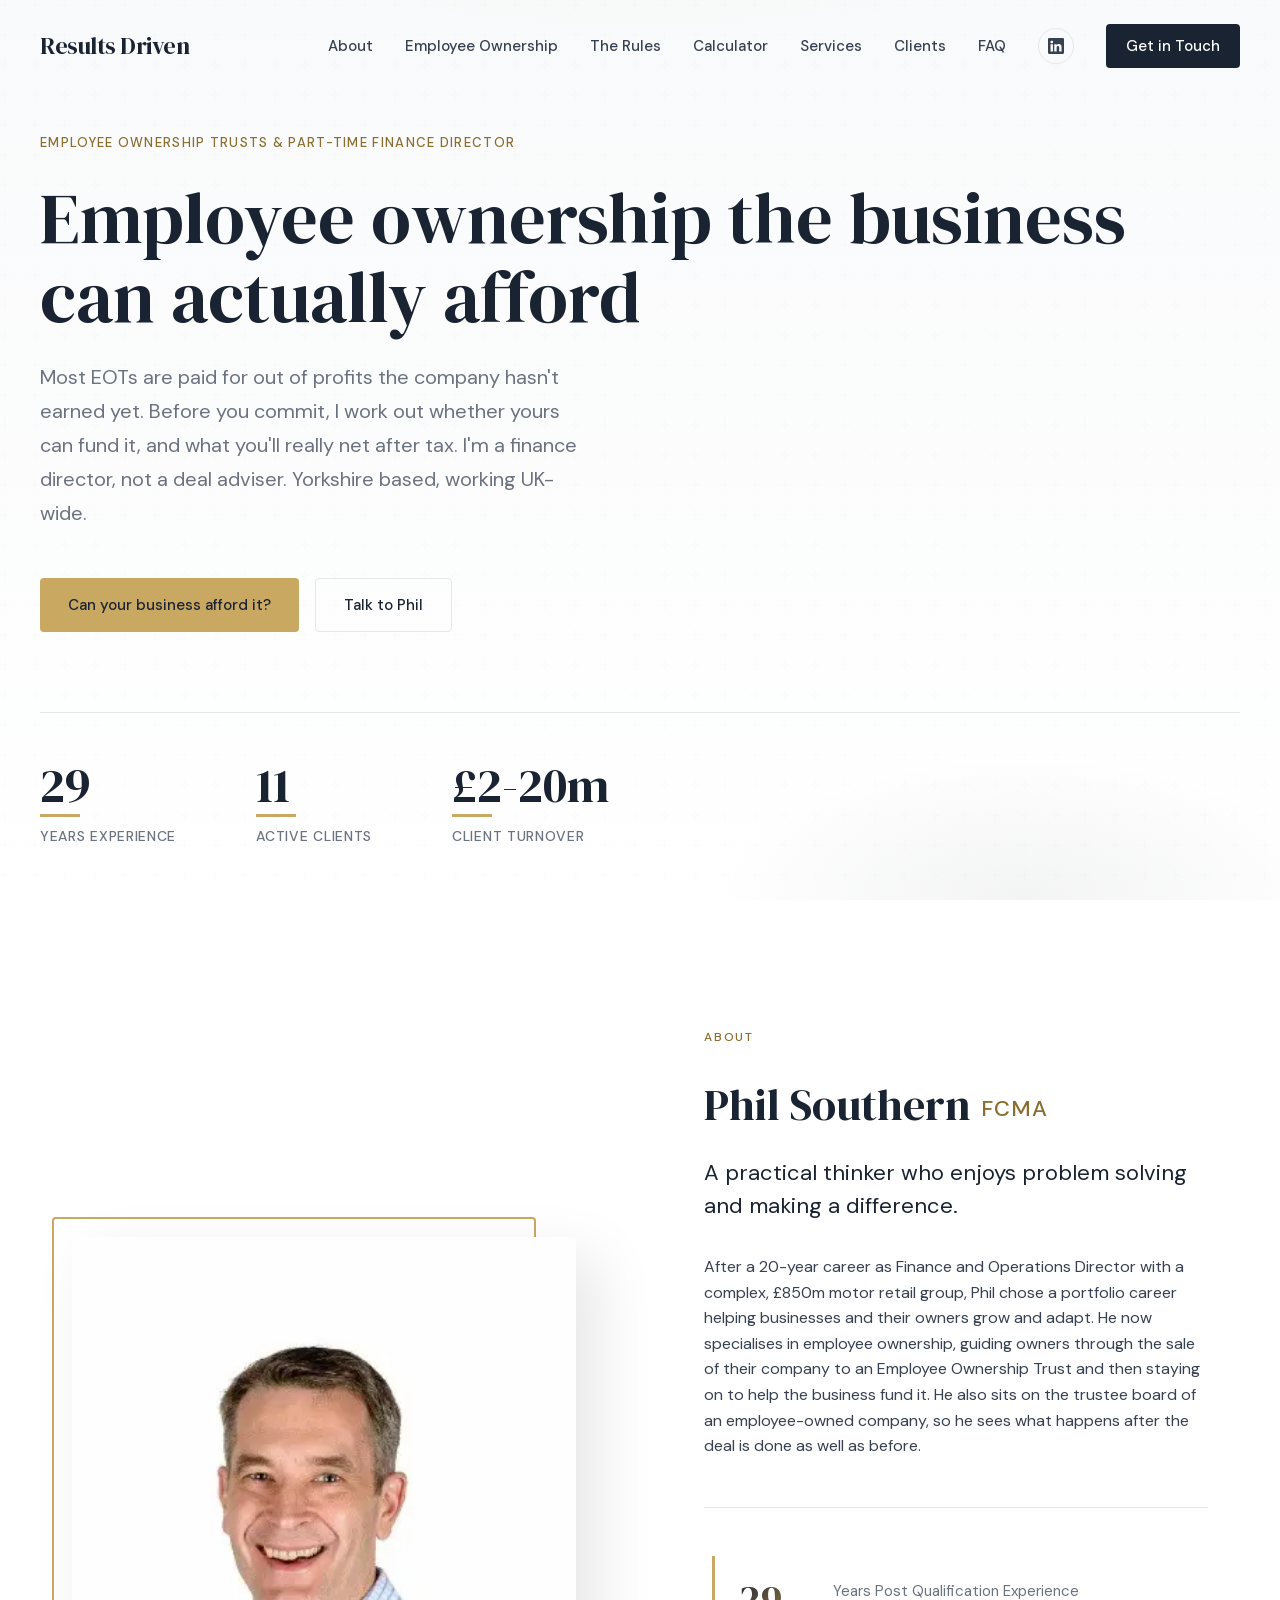
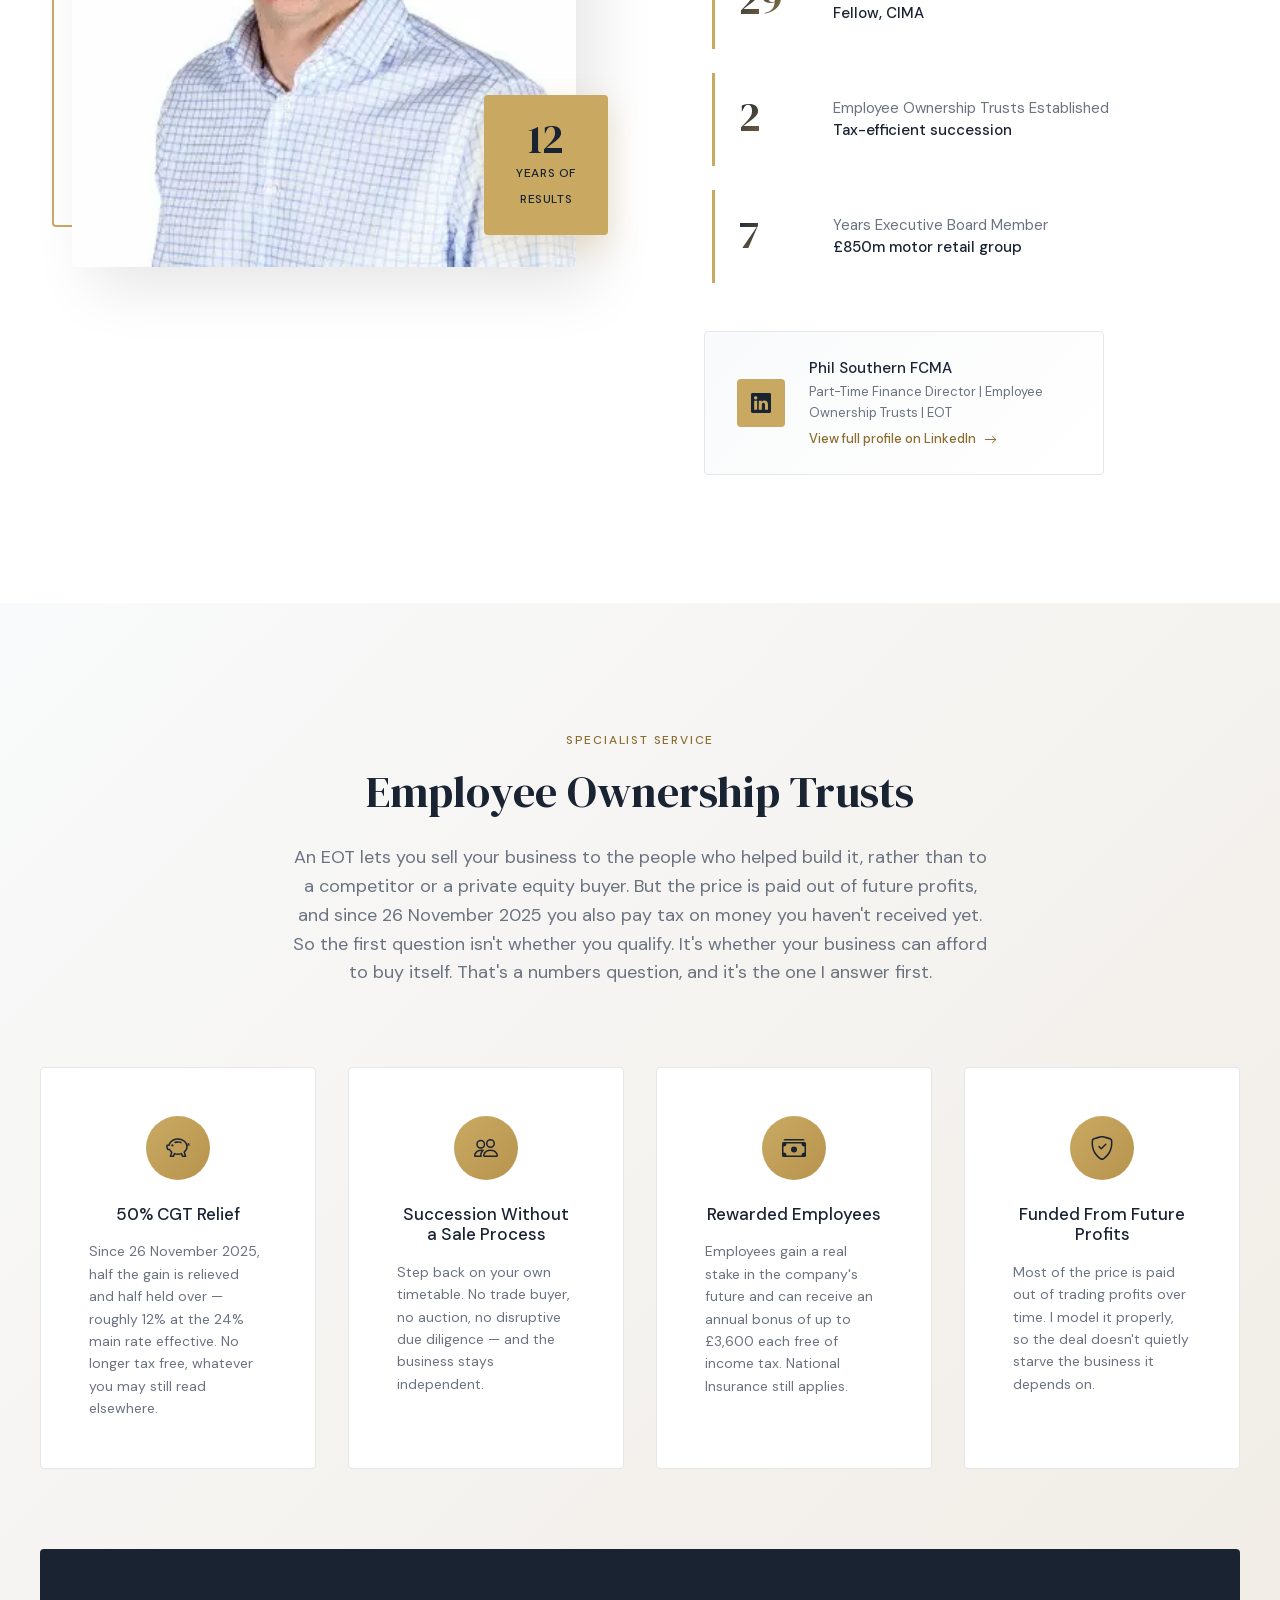
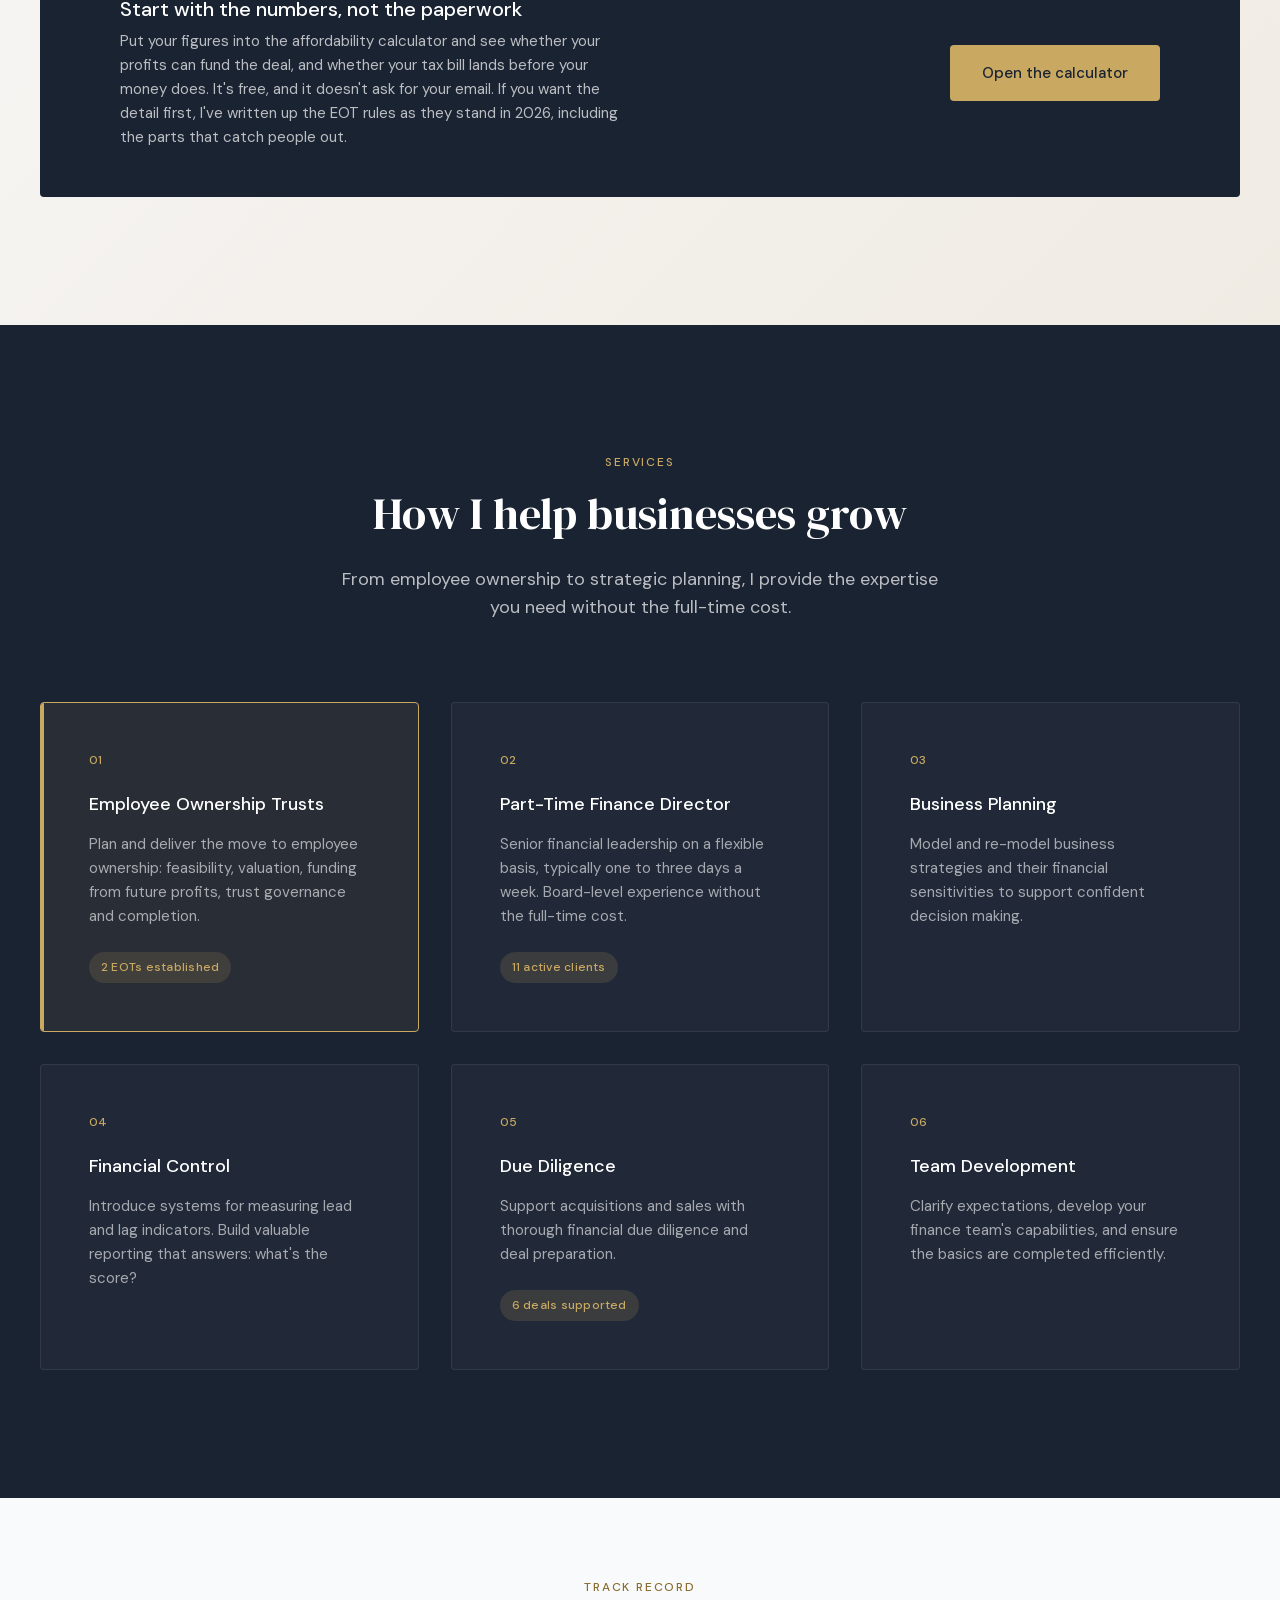
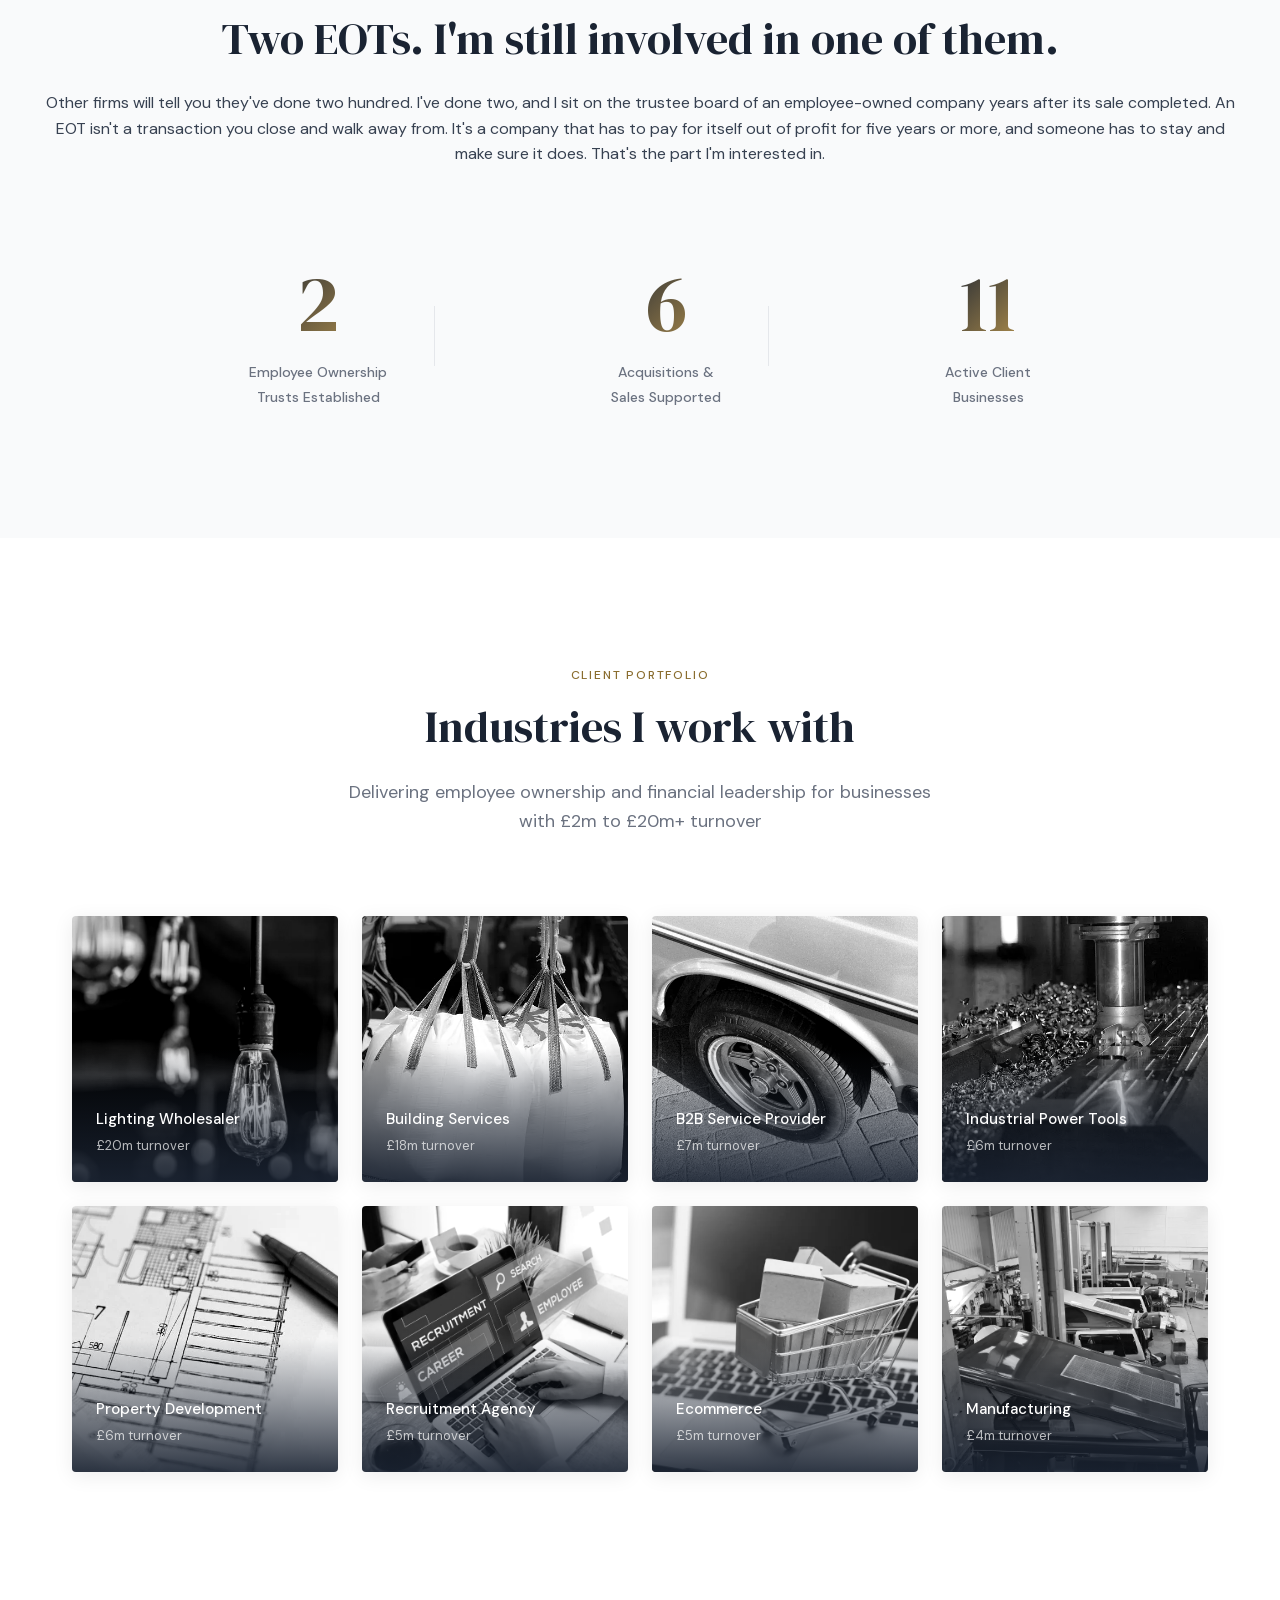
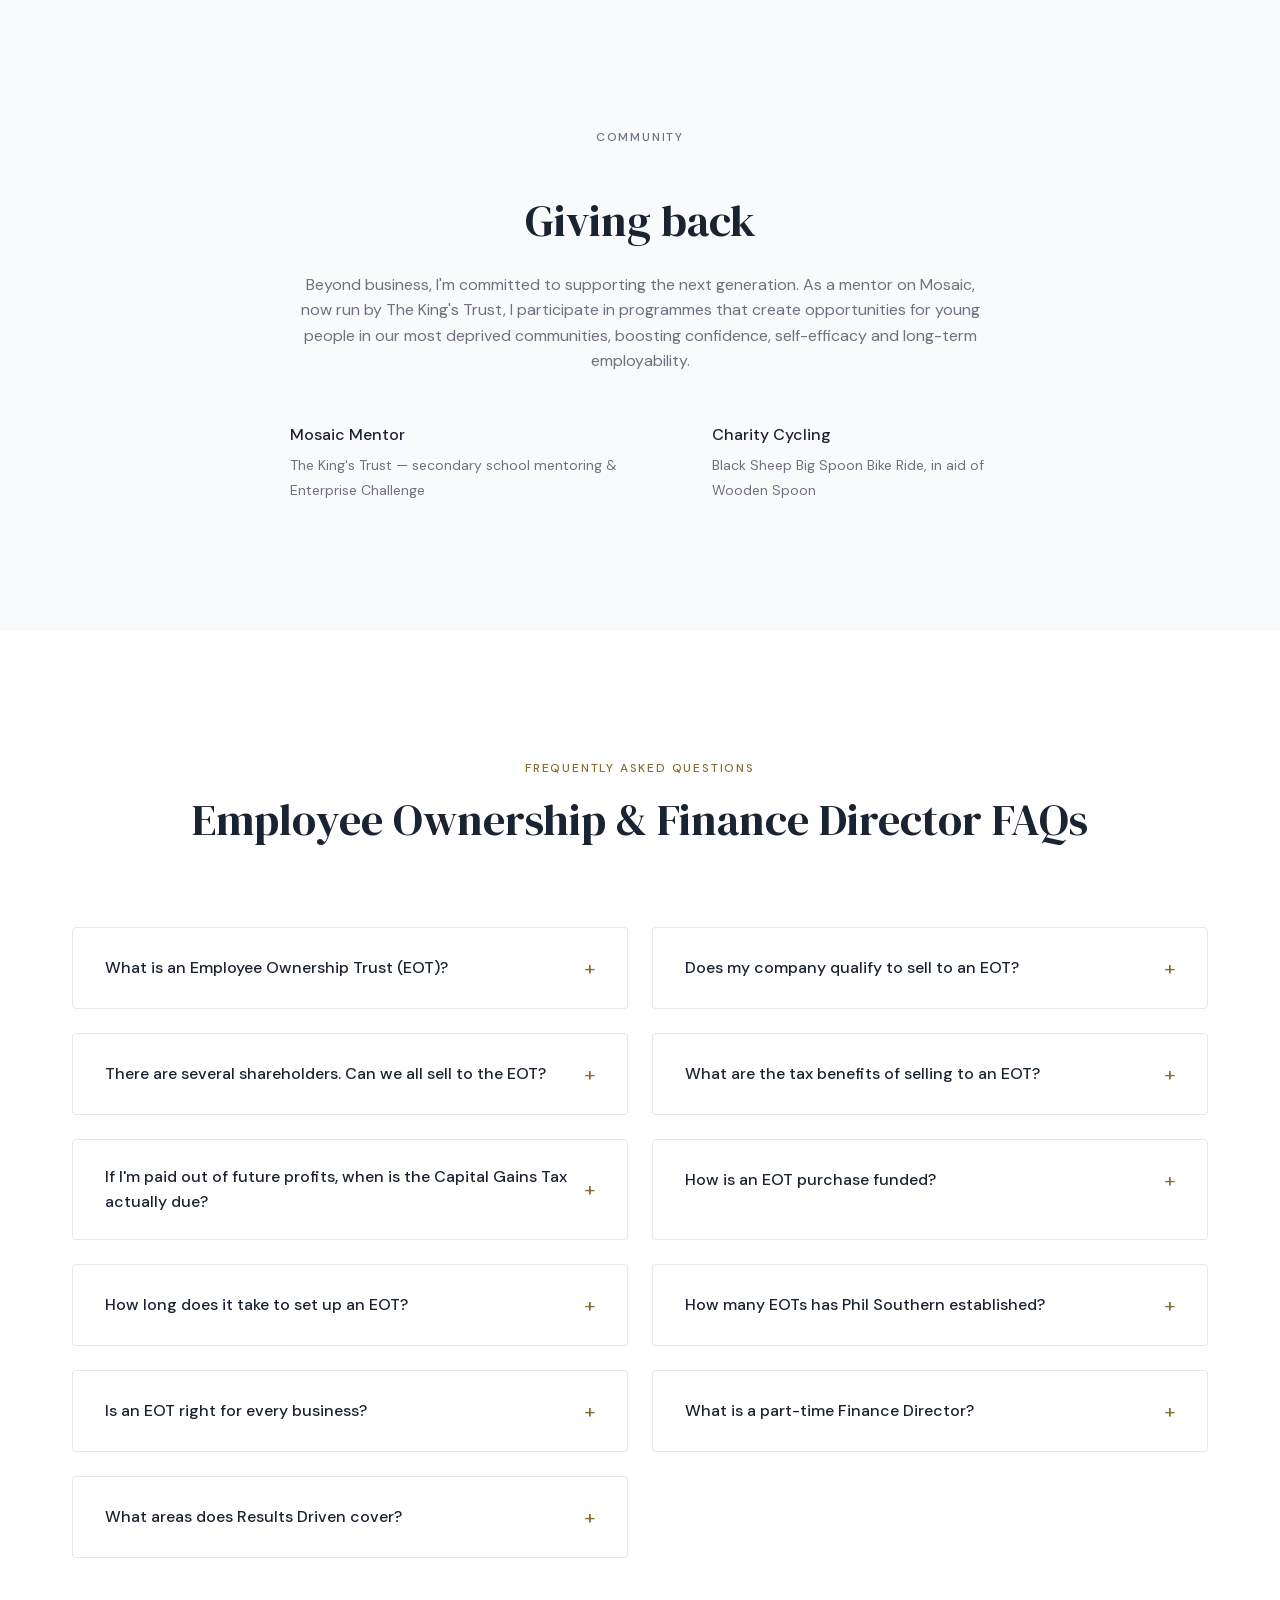
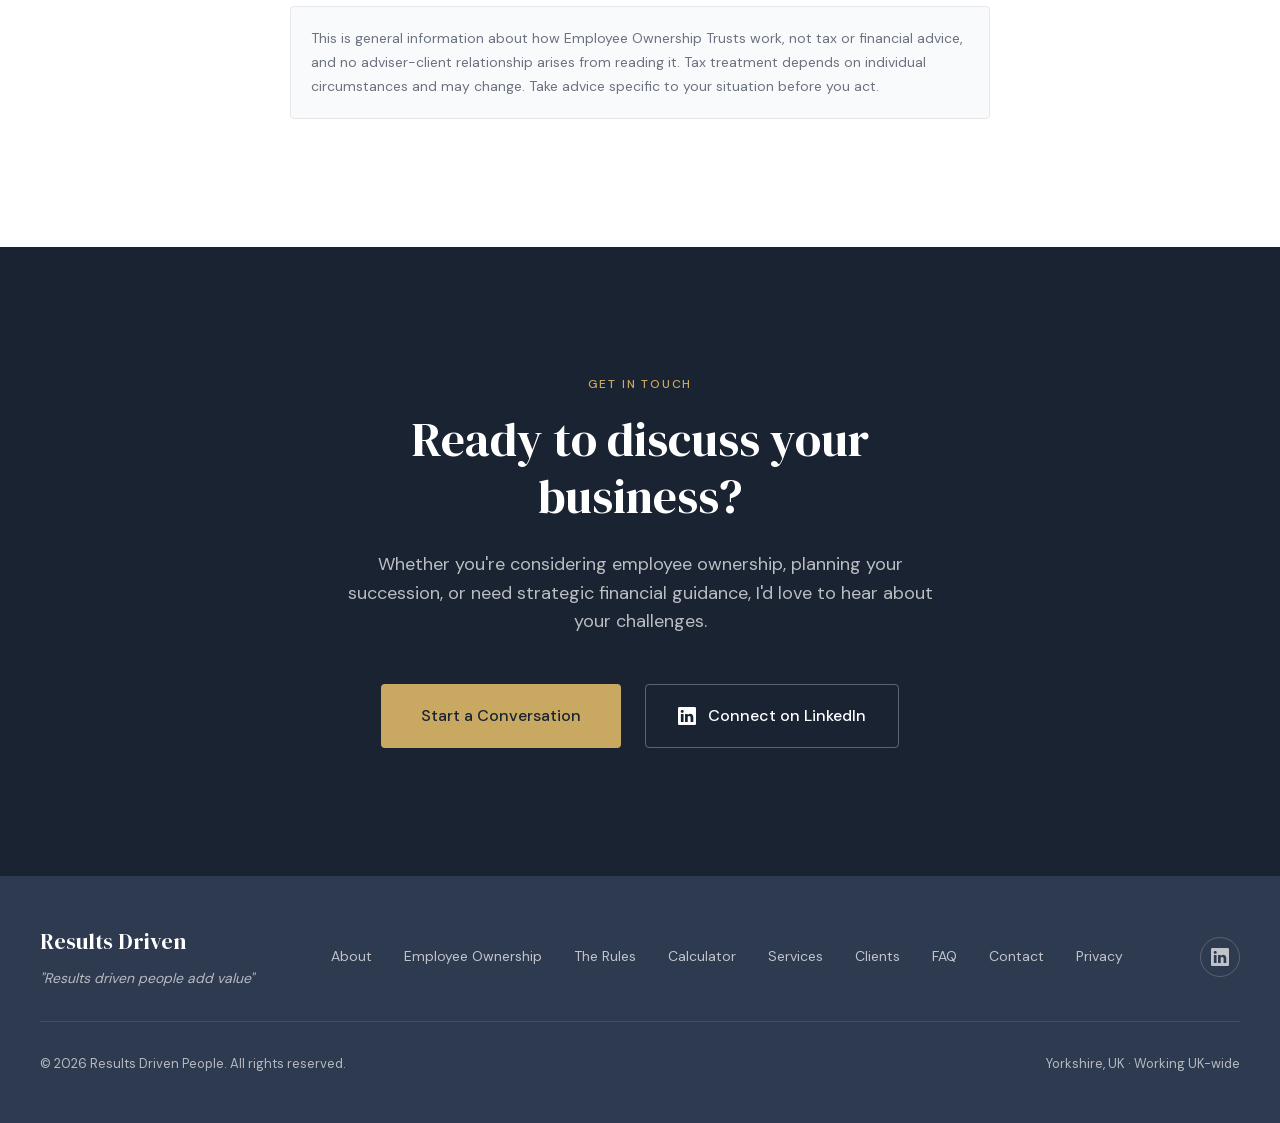
<file: index.html>
<!DOCTYPE html>
<html lang="en-GB" itemscope itemtype="https://schema.org/WebPage">

<head>
  <meta charset="utf-8">
  <meta name="viewport" content="width=device-width, initial-scale=1.0, viewport-fit=cover">
  <meta http-equiv="X-UA-Compatible" content="IE=edge">

  <!-- Primary Meta Tags - Employee Ownership Trust Focus -->
  <title>Employee Ownership Trust (EOT) Advisor UK | Can Your Business Afford to Buy Itself? | Phil Southern FCMA</title>
  <meta name="title" content="Employee Ownership Trust (EOT) Advisor UK | Can Your Business Afford to Buy Itself? | Phil Southern FCMA">
  <meta name="description" content="EOT advice under the 2026 rules. Phil Southern FCMA models whether your business can actually fund the deferred consideration — and what you really net now CGT relief has been cut from 100% to 50%. A finance director, not just a deal adviser. UK-wide.">
  <meta name="keywords" content="Employee Ownership Trust, EOT, EOT advisor, EOT affordability, EOT deferred consideration, EOT CGT relief 50%, employee ownership, selling to an EOT, EOT succession planning, employee owned business, EOT trustee, part-time finance director, fractional CFO, Phil Southern FCMA, tax efficient business succession">
  <meta name="author" content="Phil Southern FCMA, Results Driven">
  <meta name="robots" content="index, follow, max-snippet:-1, max-image-preview:large, max-video-preview:-1">
  <meta name="googlebot" content="index, follow">
  <meta name="bingbot" content="index, follow">
  <link rel="canonical" href="https://www.resultsdriven.co.uk/">
  <meta name="referrer" content="no-referrer-when-downgrade">

  <!-- Geo Tags for Local SEO -->
  <meta name="geo.region" content="GB-YOR">
  <meta name="geo.placename" content="Yorkshire">
  <meta name="geo.position" content="53.8008;-1.5491">
  <meta name="ICBM" content="53.8008, -1.5491">

  <!-- Language -->
  <link rel="alternate" hreflang="en-gb" href="https://www.resultsdriven.co.uk/">
  <link rel="alternate" hreflang="en" href="https://www.resultsdriven.co.uk/">
  <link rel="alternate" hreflang="x-default" href="https://www.resultsdriven.co.uk/">

  <meta name="google-site-verification" content="8JpDicq7QgR9doLQiIRwoy14JyN0jGRP-KvdUMLX3b0">

  <!-- Open Graph / Facebook -->
  <meta property="og:type" content="website">
  <meta property="og:url" content="https://www.resultsdriven.co.uk/">
  <meta property="og:site_name" content="Results Driven">
  <meta property="og:title" content="Employee Ownership Trust (EOT) Advisor &amp; Part-Time Finance Director | Phil Southern FCMA">
  <meta property="og:description" content="EOT advice under the 2026 rules. Can your business actually afford to buy itself? A finance director who models the funding before you commit — and stays after completion. UK-wide.">
  <meta property="og:image" content="https://www.resultsdriven.co.uk/assets/img/og-home.jpg">
  <meta property="og:image:width" content="1200">
  <meta property="og:image:height" content="630">
  <meta property="og:image:alt" content="Employee ownership the business can actually afford - Results Driven, Phil Southern FCMA">
  <meta property="og:locale" content="en_GB">

  <!-- Twitter -->
  <meta name="twitter:card" content="summary_large_image">
  <meta name="twitter:url" content="https://www.resultsdriven.co.uk/">
  <meta name="twitter:title" content="Employee Ownership Trust (EOT) Advisor &amp; Part-Time Finance Director | Phil Southern FCMA">
  <meta name="twitter:description" content="EOT advice under the 2026 rules. Can your business actually afford to buy itself? Modelled by a finance director, not a deal adviser.">
  <meta name="twitter:image" content="https://www.resultsdriven.co.uk/assets/img/og-home.jpg">
  <meta name="twitter:image:alt" content="Employee ownership the business can actually afford - Results Driven, Phil Southern FCMA">

  <!-- Favicon -->
  <link rel="icon" type="image/png" sizes="32x32" href="assets/img/favicon-32.png">
  <link rel="apple-touch-icon" sizes="180x180" href="assets/img/apple-touch-icon.png">
  <link rel="manifest" href="manifest.json">
  <meta name="theme-color" content="#1a2332">
  <meta name="msapplication-TileColor" content="#1a2332">

  <!-- Plain-text summary for AI assistants. Served at the /llms.txt well-known
       location; linked here for crawlers that follow links rather than probe. -->
  <link rel="alternate" type="text/plain" href="/llms.txt" title="llms.txt — AI-friendly summary">

  <!-- Self-hosted fonts: same origin, no third-party DNS/TLS on the critical path -->
  <link rel="preload" href="assets/fonts/dm-serif-display-latin-400.woff2" as="font" type="font/woff2" crossorigin fetchpriority="high">
  <link rel="preload" href="assets/fonts/dm-sans-latin-var.woff2" as="font" type="font/woff2" crossorigin fetchpriority="high">
  <link rel="preload" href="assets/css/style.css" as="style">

  <!-- Critical inline CSS for instant first paint -->
  <style>
    /* Declared inline so the font request starts on first parse, not after style.css lands. */
    @font-face{font-family:'DM Sans';src:url(assets/fonts/dm-sans-latin-var.woff2) format('woff2-variations');font-weight:400 700;font-style:normal;font-display:swap}
    @font-face{font-family:'DM Serif Display';src:url(assets/fonts/dm-serif-display-latin-400.woff2) format('woff2');font-weight:400;font-style:normal;font-display:swap}
    *,*::before,*::after{box-sizing:border-box;margin:0;padding:0}
    html{scroll-behavior:smooth;-webkit-font-smoothing:antialiased}
    body{font-family:'DM Sans',-apple-system,BlinkMacSystemFont,sans-serif;font-size:1rem;line-height:1.6;color:#374151;background:#fff}
    img{max-width:100%;height:auto;display:block}
    a{color:inherit;text-decoration:none}
    .ico{width:1em;height:1em;fill:currentColor;flex-shrink:0;display:inline-block;vertical-align:-.125em}
    h1,h2,h3,h4{font-family:'DM Serif Display',Georgia,serif;font-weight:400;line-height:1.2;color:#1a2332}
    .site-nav{position:fixed;top:0;left:0;right:0;z-index:1000;padding:1.5rem 2rem;transition:all .3s ease}
    .site-nav.nav-scrolled{background:rgba(255,255,255,.98);box-shadow:0 1px 0 #e5e7eb}
    .nav-container{max-width:1200px;margin:0 auto;display:flex;align-items:center;justify-content:space-between}
    .logo-text{font-family:'DM Serif Display',Georgia,serif;font-size:1.5rem;font-weight:400;color:#1a2332}
    .nav-links{display:flex;align-items:center;gap:2rem}
    .nav-links a{font-size:.9375rem;font-weight:500;color:#374151}
    .nav-links .nav-cta{background:#1a2332;color:#fff;padding:.625rem 1.25rem;border-radius:4px}
    .nav-toggle{display:none}
    .hero{min-height:100vh;display:flex;flex-direction:column;justify-content:center;padding:8rem 2rem 3rem;position:relative;overflow:hidden}
    .hero-content{max-width:1200px;margin:0 auto;width:100%;position:relative;z-index:1}
    .hero-label{font-size:.8125rem;font-weight:500;letter-spacing:.1em;text-transform:uppercase;color:#8a6d2f;margin-bottom:1.5rem}
    .hero-title{font-size:clamp(2.5rem,6vw,4.5rem);line-height:1.1;margin-bottom:1.5rem;color:#1a2332}
    .hero-subtitle{font-size:1.25rem;color:#6b7280;max-width:540px;margin-bottom:3rem;line-height:1.7}
    .hero-actions{display:flex;gap:1rem;flex-wrap:wrap}
    .btn-primary,.btn-secondary{display:inline-flex;align-items:center;justify-content:center;font-family:'DM Sans',sans-serif;font-size:.9375rem;font-weight:500;padding:.875rem 1.75rem;border-radius:4px;border:none;cursor:pointer}
    .btn-primary{background:#c9a962;color:#1a2332}
    .btn-secondary{background:transparent;color:#1a2332;border:1px solid #e5e7eb}
    @media(max-width:768px){.nav-toggle{display:flex;position:relative;z-index:1;flex-direction:column;justify-content:center;align-items:center;gap:6px;background:none;border:none;cursor:pointer;width:44px;height:44px;padding:0}.nav-toggle span{display:block;width:24px;height:2px;background:#1a2332}.nav-links{position:fixed;top:0;left:0;right:0;bottom:0;background:#fff;flex-direction:column;justify-content:center;overflow-y:auto;padding:6rem 1.5rem 2rem;opacity:0;visibility:hidden}.nav-open .nav-links{opacity:1;visibility:visible}}
  </style>

  <link href="assets/css/style.css" rel="stylesheet">

  <!-- JSON-LD Structured Data - Enhanced for Employee Ownership Trusts -->
  <script type="application/ld+json">
  {
    "@context": "https://schema.org",
    "@graph": [
      {
        "@type": ["ProfessionalService", "LocalBusiness"],
        "@id": "https://www.resultsdriven.co.uk/#business",
        "name": "Results Driven",
        "alternateName": "Results Driven People",
        "description": "Employee Ownership Trust (EOT) advice and part-time Finance Director services for SMEs. Specialists in employee ownership, tax-efficient business succession, and strategic financial leadership.",
        "url": "https://www.resultsdriven.co.uk",
        "logo": {
          "@type": "ImageObject",
          "url": "https://www.resultsdriven.co.uk/assets/img/logo.webp"
        },
        "image": "https://www.resultsdriven.co.uk/assets/img/Phil.webp",
        "foundingDate": "2014",
        "founder": {
          "@type": "Person",
          "@id": "https://www.resultsdriven.co.uk/#phil-southern"
        },
        "address": {
          "@type": "PostalAddress",
          "addressRegion": "Yorkshire",
          "addressCountry": "GB",
          "addressLocality": "Leeds"
        },
        "geo": {
          "@type": "GeoCoordinates",
          "latitude": "53.8008",
          "longitude": "-1.5491"
        },
        "areaServed": [
          { "@type": "Country", "name": "United Kingdom" },
          { "@type": "AdministrativeArea", "name": "Yorkshire" },
          { "@type": "AdministrativeArea", "name": "Leeds" },
          { "@type": "AdministrativeArea", "name": "Bradford" },
          { "@type": "AdministrativeArea", "name": "Sheffield" },
          { "@type": "AdministrativeArea", "name": "Harrogate" },
          { "@type": "AdministrativeArea", "name": "York" },
          { "@type": "AdministrativeArea", "name": "Wakefield" }
        ],
        "priceRange": "££",
        "email": "phil@resultsdriven.co.uk",
        "sameAs": ["https://www.linkedin.com/in/philsouthern/"],
        "knowsAbout": [
          "Employee Ownership Trusts",
          "Employee Ownership",
          "Business Succession Planning",
          "Financial Management",
          "Business Planning",
          "Due Diligence",
          "Fractional CFO Services"
        ],
        "hasOfferCatalog": {
          "@type": "OfferCatalog",
          "name": "Financial Services",
          "itemListElement": [
            {
              "@type": "OfferCatalog",
              "name": "Employee Ownership Trust Services",
              "itemListElement": [
                { "@type": "Offer", "itemOffered": { "@type": "Service", "name": "EOT Feasibility & Structuring" } },
                { "@type": "Offer", "itemOffered": { "@type": "Service", "name": "Company Valuation for an EOT Sale" } },
                { "@type": "Offer", "itemOffered": { "@type": "Service", "name": "EOT Funding & Deferred Consideration Modelling" } }
              ]
            },
            {
              "@type": "OfferCatalog",
              "name": "Finance Director Services",
              "itemListElement": [
                { "@type": "Offer", "itemOffered": { "@type": "Service", "name": "Part-Time Finance Director" } },
                { "@type": "Offer", "itemOffered": { "@type": "Service", "name": "Business Planning & Financial Modelling" } },
                { "@type": "Offer", "itemOffered": { "@type": "Service", "name": "Financial Control & Management Reporting" } },
                { "@type": "Offer", "itemOffered": { "@type": "Service", "name": "Due Diligence Support" } }
              ]
            }
          ]
        }
      },
      {
        "@type": "Person",
        "@id": "https://www.resultsdriven.co.uk/#phil-southern",
        "name": "Phil Southern",
        "givenName": "Phil",
        "familyName": "Southern",
        "jobTitle": "Part-Time Finance Director & Employee Ownership Trust Advisor",
        "description": "Fellow of CIMA, qualified 1997, with 29 years post-qualification experience. Specialist in Employee Ownership Trusts, having established 2 EOTs for client businesses. Former Executive Board Member of an £850m motor retail group.",
        "image": "https://www.resultsdriven.co.uk/assets/img/Phil.webp",
        "url": "https://www.resultsdriven.co.uk",
        "worksFor": {
          "@id": "https://www.resultsdriven.co.uk/#business"
        },
        "hasCredential": [
          {
            "@type": "EducationalOccupationalCredential",
            "credentialCategory": "Professional Certification",
            "name": "Fellow of the Chartered Institute of Management Accountants (FCMA)"
          }
        ],
        "knowsAbout": [
          "Employee Ownership Trusts",
          "Employee Ownership",
          "Business Succession Planning",
          "Financial Management",
          "Business Planning",
          "Due Diligence",
          "Mergers and Acquisitions"
        ],
        "sameAs": [
          "https://www.linkedin.com/in/philsouthern/",
          "https://hatmill.com/about-us/our-team/phil-southern/"
        ],
        "hasOccupation": {
          "@type": "Occupation",
          "name": "Employee Ownership Trust Advisor and Trustee"
        },
        "memberOf": {
          "@type": "Organization",
          "name": "Chartered Institute of Management Accountants"
        }
      },
      {
        "@type": "Service",
        "@id": "https://www.resultsdriven.co.uk/#eot-service",
        "name": "Employee Ownership Trust Advisory",
        "alternateName": "EOT Succession & Employee Ownership Services",
        "serviceType": "Employee Ownership Trust Advisory",
        "provider": {
          "@id": "https://www.resultsdriven.co.uk/#business"
        },
        "description": "End-to-end support for business owners selling to an Employee Ownership Trust, led by a chartered management accountant rather than a deal adviser. An EOT lets owners transfer a controlling interest to a trust held for the benefit of all employees. Since 26 November 2025, Capital Gains Tax relief on a qualifying disposal is 50% rather than 100%, and the purchase price is still funded largely from the company's future trading profits — so the decisive question is affordability. Phil Southern FCMA models whether the business can service the deferred consideration, what the seller actually nets after tax and when that tax falls due, and then stays on as Finance Director to help the employee-owned business pay for itself.",
        "areaServed": "United Kingdom",
        "audience": {
          "@type": "BusinessAudience",
          "audienceType": "Business owners across the UK planning succession or exit who want to transfer ownership to their employees, from small companies to large"
        }
      },
      {
        "@type": "Service",
        "@id": "https://www.resultsdriven.co.uk/#fd-service",
        "name": "Part-Time Finance Director Services",
        "provider": {
          "@id": "https://www.resultsdriven.co.uk/#business"
        },
        "description": "Strategic financial leadership for SMEs without the full-time cost. Services include business planning, financial control, due diligence, and Employee Ownership Trusts.",
        "areaServed": "Yorkshire, United Kingdom"
      },
      {
        "@type": "HowTo",
        "@id": "https://www.resultsdriven.co.uk/#howto-eot",
        "name": "How to Sell Your Business to an Employee Ownership Trust",
        "description": "A step-by-step guide to transitioning a UK company to employee ownership through an Employee Ownership Trust (EOT), from initial feasibility through to completion and life after the sale.",
        "totalTime": "P6M",
        "estimatedCost": {
          "@type": "MonetaryAmount",
          "currency": "GBP",
          "value": "Varies by complexity"
        },
        "step": [
          {
            "@type": "HowToStep",
            "position": 1,
            "name": "Feasibility Assessment",
            "text": "Establish whether an EOT is the right answer. The company must be a trading company, the trust must acquire a controlling interest, and the business needs to generate enough future profit to fund the purchase price. We test this against your objectives before any costs are incurred."
          },
          {
            "@type": "HowToStep",
            "position": 2,
            "name": "Company Valuation",
            "text": "Agree a defensible market value for the shares. Trustees must not pay more than market value, so the valuation needs to stand up to scrutiny on both sides of the deal."
          },
          {
            "@type": "HowToStep",
            "position": 3,
            "name": "Funding & Deal Structure",
            "text": "Model how the purchase price will actually be paid. Most EOT sales are funded largely from future trading profits as deferred consideration, sometimes alongside an upfront contribution or third-party debt. This model determines whether the deal is deliverable."
          },
          {
            "@type": "HowToStep",
            "position": 4,
            "name": "Trust & Governance Setup",
            "text": "Establish the trust and appoint the trustee board, which must be structured so that former owners and connected persons do not retain control of the trustee. Governance is set up so the business is run for the long-term benefit of all employees."
          },
          {
            "@type": "HowToStep",
            "position": 5,
            "name": "Legal Documentation & Completion",
            "text": "Prepare the trust deed, share purchase agreement, and board resolutions with specialist solicitors, and complete the sale. The disposal is then reported to HMRC in line with the qualifying conditions."
          },
          {
            "@type": "HowToStep",
            "position": 6,
            "name": "Employee Engagement & Life After the Sale",
            "text": "Communicate the change to employees, put the leadership team and reporting in place to run an employee-owned business, and set up the annual tax-free bonus. The conditions must continue to be met after completion, so ongoing discipline matters."
          }
        ]
      },
      {
        "@type": "WebSite",
        "@id": "https://www.resultsdriven.co.uk/#website",
        "url": "https://www.resultsdriven.co.uk",
        "name": "Results Driven - Employee Ownership Trusts & Part-Time Finance Director",
        "publisher": {
          "@id": "https://www.resultsdriven.co.uk/#business"
        },
        "inLanguage": "en-GB"
      },
      {
        "@type": "WebPage",
        "@id": "https://www.resultsdriven.co.uk/#webpage",
        "url": "https://www.resultsdriven.co.uk/",
        "name": "Employee Ownership Trust (EOT) Advisor & Part-Time Finance Director Yorkshire",
        "isPartOf": {
          "@id": "https://www.resultsdriven.co.uk/#website"
        },
        "about": {
          "@id": "https://www.resultsdriven.co.uk/#phil-southern"
        },
        "description": "Employee Ownership Trust advice and part-time Finance Director services for SMEs in Yorkshire.",
        "inLanguage": "en-GB",
        "datePublished": "2024-01-01",
        "dateModified": "2026-07-13",
        "primaryImageOfPage": {
          "@type": "ImageObject",
          "url": "https://www.resultsdriven.co.uk/assets/img/Phil.webp"
        },
        "speakable": {
          "@type": "SpeakableSpecification",
          "cssSelector": [".hero-title", ".hero-subtitle", ".hero-label", ".about-lead", "#eot-title", ".eot-header .section-subtitle", ".faq-answer"]
        }
      },
      {
        "@type": "BreadcrumbList",
        "@id": "https://www.resultsdriven.co.uk/#breadcrumb",
        "itemListElement": [
          {
            "@type": "ListItem",
            "position": 1,
            "name": "Home",
            "item": "https://www.resultsdriven.co.uk/"
          }
        ]
      },
      {
        "@type": "FAQPage",
        "@id": "https://www.resultsdriven.co.uk/#faq",
        "mainEntity": [
          {
            "@type": "Question",
            "name": "What is an Employee Ownership Trust (EOT)?",
            "acceptedAnswer": {
              "@type": "Answer",
              "text": "An Employee Ownership Trust is a trust that holds shares in a company for the benefit of all its employees. Rather than selling to a competitor or private equity, an owner sells a controlling interest to the trust, and the business carries on with its culture, people and independence intact. It is a well-established route to succession, introduced by the Finance Act 2014 and used by employee-owned businesses across the UK."
            }
          },
          {
            "@type": "Question",
            "name": "Does my company qualify to sell to an EOT?",
            "acceptedAnswer": {
              "@type": "Answer",
              "text": "Relief under section 236H of the Taxation of Chargeable Gains Act 1992 depends on eight statutory requirements. Five have applied since 2014: the trading requirement (the company must be a trading company, or the principal company of a trading group); the all-employee benefit requirement (the trust must benefit all eligible employees on broadly the same terms); the controlling interest requirement (the trust must acquire and keep more than 50% of the shares); the limited participation requirement (broadly, the participator fraction must not exceed two-fifths, which blocks relief where 5% shareholders and people connected to them make up too much of the workforce); and the related disposal requirement. Three more apply to disposals made on or after 30 October 2024: the trustee residence requirement (the trustees must be UK resident); the trustee independence requirement (fewer than half the trustees may be excluded participators, and they must not control the trust, so you cannot sell your company and still run the trust that owns it); and the consideration requirement (the trustees must not pay more than market value). There is no cap on company size or employee numbers, which is why an EOT suits businesses from small to large. The conditions are set out in HMRC's Capital Gains Manual at CG67820."
            }
          },
          {
            "@type": "Question",
            "name": "There are several shareholders. Can we all sell to the EOT?",
            "acceptedAnswer": {
              "@type": "Answer",
              "text": "Yes, but you almost certainly all have to do it in the same tax year, and this catches people out. The related disposal requirement in section 236H(4)(e) and (6) TCGA 1992 means relief is not available on a disposal if section 236H already applied to a related disposal made in an earlier tax year, either by you or by anyone connected with you. A disposal is related if it is of shares in the same company, or in a company in the same group. So if one shareholder sells and claims relief this year, and another sells next year, the second one gets no relief. A husband and wife are connected, so one spouse's earlier claim blocks the other's. In practice, relief is available for one tax year per company or group, and every selling shareholder needs to be in it. Plan the timetable before anyone signs anything."
            }
          },
          {
            "@type": "Question",
            "name": "What are the tax benefits of selling to an EOT?",
            "acceptedAnswer": {
              "@type": "Answer",
              "text": "This changed at the Autumn Budget 2025 and a lot of published advice is now out of date. Selling to an EOT used to be completely free of Capital Gains Tax. For disposals on or after 26 November 2025, relief is cut to 50%: half the gain is chargeable now, and the other half is held over and deducted from the trustees' acquisition cost, so it comes back into charge on a future disposal by the trust. Business Asset Disposal Relief and Investors' Relief cannot be claimed where EOT relief is claimed. At the 24% main rate on shares, the effective rate is roughly 12%. The company can still pay employees an annual bonus of up to £3,600 each free of income tax (National Insurance still applies). The conditions must keep being met after completion, and this is where sellers get hurt. If a disqualifying event happens in any of the four tax years following the tax year of your disposal, section 236O TCGA 1992 revokes your claim and your gains are recalculated as if you had never made it. HMRC can make that adjustment regardless of the normal time limits. The clawback period used to be one tax year; Finance Act 2025 extended it to four for disposals on or after 30 October 2024. If a disqualifying event happens after that four-year window, the charge falls on the trustees instead, under section 236P, as a deemed disposal and reacquisition of the shares at market value. So for four years after you have sold and stepped back, other people's decisions can retrospectively cost you your relief, while the trustee independence requirement stops you controlling the trust that owns the company. That tension is the strongest argument for keeping a finance director close to the business after completion."
            }
          },
          {
            "@type": "Question",
            "name": "How is an EOT purchase funded?",
            "acceptedAnswer": {
              "@type": "Answer",
              "text": "The trust rarely has cash of its own, so the purchase price is usually paid over time out of the company's future trading profits as deferred consideration, sometimes alongside an upfront payment or third-party lending. This is the part most owners underestimate. Building a realistic funding model, and being honest about how long payment will take, is the difference between an EOT that works and one that strangles the business."
            }
          },
          {
            "@type": "Question",
            "name": "If I'm paid out of future profits, when is the Capital Gains Tax actually due?",
            "acceptedAnswer": {
              "@type": "Answer",
              "text": "This is the trap in the new rules, and it catches sellers out. Where the deferred consideration is ascertainable at completion — instalments of a known amount — Capital Gains Tax is charged on the whole of it at the point of disposal, including the money you have not yet received, and it is payable by 31 January following the end of the tax year of the sale. The disposal date is the contract date rather than completion, so exchanging in late March can pull the bill forward by a year. Until 26 November 2025 this rarely mattered, because relief was 100% and there was no tax to find. Now that half the gain is chargeable, a seller can face a real tax bill long before the company has paid them most of the money. Section 280 TCGA 1992 lets you pay that tax by instalments where the consideration itself is payable by instalments over a period of more than 18 months, spread over up to eight years and ending no later than the final consideration instalment. That is an option the seller elects into, not a concession HMRC grants, and it is worth claiming. Section 48 allows the tax to be adjusted if consideration ultimately proves irrecoverable — genuinely irrecoverable, not merely late or disappointing. If the deferred element is instead unascertainable, such as an earn-out geared to future profits, the position is different again: following Marren v Ingles you are taxed at completion on the market value of the right to those future payments, and taxed again when they arrive. Which of these you are signing up to changes your tax bill and your cash flow, so getting the payment schedule, the instalment position and your personal cash flow modelled together, before you sign, is the single most valuable thing you can do."
            }
          },
          {
            "@type": "Question",
            "name": "How long does it take to set up an EOT?",
            "acceptedAnswer": {
              "@type": "Answer",
              "text": "A typical EOT transition takes around three to six months from feasibility to completion, covering valuation, funding structure, trust and governance setup, legal documentation, and employee communication. The timeline depends heavily on how ready the business is to run without the departing owner."
            }
          },
          {
            "@type": "Question",
            "name": "How many EOTs has Phil Southern established?",
            "acceptedAnswer": {
              "@type": "Answer",
              "text": "Phil Southern has established 2 Employee Ownership Trusts for client businesses, and advises owners considering employee ownership as a succession route. His client experience spans businesses from £2m to £20m turnover across manufacturing, distribution, professional services and recruitment."
            }
          },
          {
            "@type": "Question",
            "name": "Is an EOT right for every business?",
            "acceptedAnswer": {
              "@type": "Answer",
              "text": "No. An EOT suits a profitable, stable business with a management team capable of running it once the owner steps back, and an owner who is content to be paid out of future profits rather than taking cash up front from a trade buyer. If the profits will not support the purchase price, or there is no succession team, an EOT is the wrong answer and it is better to know that early."
            }
          },
          {
            "@type": "Question",
            "name": "What is a part-time Finance Director?",
            "acceptedAnswer": {
              "@type": "Answer",
              "text": "A part-time Finance Director (also known as a fractional CFO) provides senior financial leadership to businesses on a flexible basis, typically 1-3 days per week. This gives SMEs access to experienced financial expertise - including employee ownership and succession planning - without the cost of a full-time hire."
            }
          },
          {
            "@type": "Question",
            "name": "What areas does Results Driven cover?",
            "acceptedAnswer": {
              "@type": "Answer",
              "text": "Results Driven is based in Yorkshire and works with SMEs across the United Kingdom. Phil Southern regularly works with businesses in Leeds, Bradford, Sheffield, Harrogate, York, Wakefield, and throughout Yorkshire, as well as clients across the rest of the UK."
            }
          }
        ]
      }
    ]
  }
  </script>
</head>

<body>

  <a href="#main-content" class="skip-link">Skip to main content</a>

  <!-- Navigation -->
  <nav class="site-nav" role="navigation" aria-label="Main navigation">
    <div class="nav-container">
      <a href="/" class="nav-logo" aria-label="Results Driven - Home">
        <span class="logo-text">Results Driven</span>
      </a>
      <div class="nav-links" id="nav-links">
        <a href="#about">About</a>
        <a href="#employee-ownership">Employee Ownership</a>
        <a href="/eot-rules-2026.html">The Rules</a>
        <a href="/eot-affordability-calculator.html">Calculator</a>
        <a href="#services">Services</a>
        <a href="#clients">Clients</a>
        <a href="#faq">FAQ</a>
        <a href="https://www.linkedin.com/in/philsouthern/" target="_blank" rel="noopener" class="nav-linkedin" aria-label="View Phil's LinkedIn Profile"><svg class="ico" viewBox="0 0 16 16" aria-hidden="true" focusable="false"><path d="M0 1.146C0 .513.526 0 1.175 0h13.65C15.474 0 16 .513 16 1.146v13.708c0 .633-.526 1.146-1.175 1.146H1.175C.526 16 0 15.487 0 14.854zm4.943 12.248V6.169H2.542v7.225zm-1.2-8.212c.837 0 1.358-.554 1.358-1.248-.015-.709-.52-1.248-1.342-1.248S2.4 3.226 2.4 3.934c0 .694.521 1.248 1.327 1.248zm4.908 8.212V9.359c0-.216.016-.432.08-.586.173-.431.568-.878 1.232-.878.869 0 1.216.662 1.216 1.634v3.865h2.401V9.25c0-2.22-1.184-3.252-2.764-3.252-1.274 0-1.845.7-2.165 1.193v.025h-.016l.016-.025V6.169h-2.4c.03.678 0 7.225 0 7.225z"/></svg></a>
        <a href="#contact" class="nav-cta">Get in Touch</a>
      </div>
      <button class="nav-toggle" aria-label="Toggle navigation menu" aria-expanded="false" aria-controls="nav-links">
        <span></span>
        <span></span>
      </button>
    </div>
  </nav>

  <main id="main-content">
    <!-- Hero -->
    <section class="hero" aria-labelledby="hero-title">
      <div class="hero-bg" aria-hidden="true"></div>
      <div class="hero-content">
        <p class="hero-label">Employee Ownership Trusts &amp; Part-Time Finance Director</p>
        <h1 id="hero-title" class="hero-title">Employee ownership the business can actually afford</h1>
        <p class="hero-subtitle">Most EOTs are paid for out of profits the company hasn't earned yet. Before you commit, I work out whether yours can fund it, and what you'll really net after tax. I'm a finance director, not a deal adviser. Yorkshire based, working UK-wide.</p>
        <div class="hero-actions">
          <a href="/eot-affordability-calculator.html" class="btn-primary">Can your business afford it?</a>
          <a href="mailto:phil@resultsdriven.co.uk?subject=Employee%20Ownership%20Trust%20Enquiry&body=Hello%20Phil%2C%0D%0A%0D%0AI'd%20like%20to%20discuss%20whether%20an%20Employee%20Ownership%20Trust%20is%20right%20for%20my%20business.%0D%0A%0D%0ACompany%3A%20%0D%0ATurnover%3A%20%0D%0AProfit%3A%20%0D%0A%0D%0AKind%20regards%2C" class="btn-secondary">Talk to Phil</a>
        </div>
      </div>
      <div class="hero-stats" role="list" aria-label="Key achievements">
        <div class="stat" role="listitem">
          <span class="stat-number dynamic-pqe-years">29</span>
          <span class="stat-label">Years Experience</span>
        </div>
        <div class="stat" role="listitem">
          <span class="stat-number">11</span>
          <span class="stat-label">Active Clients</span>
        </div>
        <div class="stat" role="listitem">
          <span class="stat-number">£2-20m</span>
          <span class="stat-label">Client Turnover</span>
        </div>
      </div>
    </section>

    <!-- About -->
    <section id="about" class="about" aria-labelledby="about-title">
      <div class="about-image">
        <img src="assets/img/Phil.webp" alt="Phil Southern, FCMA - Employee Ownership Trust adviser and Part-Time Finance Director based in Yorkshire" width="450" height="450" loading="lazy">
        <div class="about-badge" aria-hidden="true">
          <span class="badge-number dynamic-results-years">12</span>
          <span class="badge-text">Years of<br>Results</span>
        </div>
      </div>
      <div class="about-content">
        <p class="section-label">About</p>
        <h2 id="about-title" class="section-title">Phil Southern <span class="title-suffix">FCMA</span></h2>
        <p class="about-lead">A practical thinker who enjoys problem solving and making a difference.</p>
        <p>After a 20-year career as Finance and Operations Director with a complex, £850m motor retail group, Phil chose a portfolio career helping businesses and their owners grow and adapt. He now specialises in employee ownership, guiding owners through the sale of their company to an Employee Ownership Trust and then staying on to help the business fund it. He also sits on the trustee board of an employee-owned company, so he sees what happens after the deal is done as well as before.</p>
        <div class="credentials" role="list" aria-label="Professional credentials">
          <div class="credential" role="listitem">
            <span class="credential-number dynamic-pqe-years">29</span>
            <span class="credential-text">Years Post Qualification Experience<br><strong>Fellow, CIMA</strong></span>
          </div>
          <div class="credential" role="listitem">
            <span class="credential-number">2</span>
            <span class="credential-text">Employee Ownership Trusts Established<br><strong>Tax-efficient succession</strong></span>
          </div>
          <div class="credential" role="listitem">
            <span class="credential-number">7</span>
            <span class="credential-text">Years Executive Board Member<br><strong>£850m motor retail group</strong></span>
          </div>
        </div>

        <!-- LinkedIn Profile Card -->
        <a href="https://www.linkedin.com/in/philsouthern/" target="_blank" rel="noopener" class="linkedin-card">
          <div class="linkedin-card-icon">
            <svg class="ico" viewBox="0 0 16 16" aria-hidden="true" focusable="false"><path d="M0 1.146C0 .513.526 0 1.175 0h13.65C15.474 0 16 .513 16 1.146v13.708c0 .633-.526 1.146-1.175 1.146H1.175C.526 16 0 15.487 0 14.854zm4.943 12.248V6.169H2.542v7.225zm-1.2-8.212c.837 0 1.358-.554 1.358-1.248-.015-.709-.52-1.248-1.342-1.248S2.4 3.226 2.4 3.934c0 .694.521 1.248 1.327 1.248zm4.908 8.212V9.359c0-.216.016-.432.08-.586.173-.431.568-.878 1.232-.878.869 0 1.216.662 1.216 1.634v3.865h2.401V9.25c0-2.22-1.184-3.252-2.764-3.252-1.274 0-1.845.7-2.165 1.193v.025h-.016l.016-.025V6.169h-2.4c.03.678 0 7.225 0 7.225z"/></svg>
          </div>
          <div class="linkedin-card-content">
            <span class="linkedin-card-name">Phil Southern FCMA</span>
            <span class="linkedin-card-title">Part-Time Finance Director | Employee Ownership Trusts | EOT</span>
            <span class="linkedin-card-action">View full profile on LinkedIn <svg class="ico" viewBox="0 0 16 16" aria-hidden="true" focusable="false"><path fill-rule="evenodd" d="M1 8a.5.5 0 0 1 .5-.5h11.793l-3.147-3.146a.5.5 0 0 1 .708-.708l4 4a.5.5 0 0 1 0 .708l-4 4a.5.5 0 0 1-.708-.708L13.293 8.5H1.5A.5.5 0 0 1 1 8"/></svg></span>
          </div>
        </a>
      </div>
    </section>

    <!-- Employee Ownership Trusts - Dedicated Section -->
    <section id="employee-ownership" class="eot-section" aria-labelledby="eot-title">
      <div class="eot-container">
        <div class="eot-header">
          <p class="section-label">Specialist Service</p>
          <h2 id="eot-title" class="section-title">Employee Ownership Trusts</h2>
          <p class="section-subtitle">An EOT lets you sell your business to the people who helped build it, rather than to a competitor or a private equity buyer. But the price is paid out of future profits, and since 26 November 2025 you also pay tax on money you haven't received yet. So the first question isn't whether you qualify. It's whether your business can afford to buy itself. That's a numbers question, and it's the one I answer first.</p>
        </div>

        <div class="eot-benefits">
          <div class="eot-benefit">
            <div class="eot-benefit-icon"><svg class="ico" viewBox="0 0 16 16" aria-hidden="true" focusable="false"><path d="M5 6.25a.75.75 0 1 1-1.5 0 .75.75 0 0 1 1.5 0m1.138-1.496A6.6 6.6 0 0 1 7.964 4.5c.666 0 1.303.097 1.893.273a.5.5 0 0 0 .286-.958A7.6 7.6 0 0 0 7.964 3.5c-.734 0-1.441.103-2.102.292a.5.5 0 1 0 .276.962"/><path fill-rule="evenodd" d="M7.964 1.527c-2.977 0-5.571 1.704-6.32 4.125h-.55A1 1 0 0 0 .11 6.824l.254 1.46a1.5 1.5 0 0 0 1.478 1.243h.263c.3.513.688.978 1.145 1.382l-.729 2.477a.5.5 0 0 0 .48.641h2a.5.5 0 0 0 .471-.332l.482-1.351c.635.173 1.31.267 2.011.267.707 0 1.388-.095 2.028-.272l.543 1.372a.5.5 0 0 0 .465.316h2a.5.5 0 0 0 .478-.645l-.761-2.506C13.81 9.895 14.5 8.559 14.5 7.069q0-.218-.02-.431c.261-.11.508-.266.705-.444.315.306.815.306.815-.417 0 .223-.5.223-.461-.026a1 1 0 0 0 .09-.255.7.7 0 0 0-.202-.645.58.58 0 0 0-.707-.098.74.74 0 0 0-.375.562c-.024.243.082.48.32.654a2 2 0 0 1-.259.153c-.534-2.664-3.284-4.595-6.442-4.595M2.516 6.26c.455-2.066 2.667-3.733 5.448-3.733 3.146 0 5.536 2.114 5.536 4.542 0 1.254-.624 2.41-1.67 3.248a.5.5 0 0 0-.165.535l.66 2.175h-.985l-.59-1.487a.5.5 0 0 0-.629-.288c-.661.23-1.39.359-2.157.359a6.6 6.6 0 0 1-2.157-.359.5.5 0 0 0-.635.304l-.525 1.471h-.979l.633-2.15a.5.5 0 0 0-.17-.534 4.65 4.65 0 0 1-1.284-1.541.5.5 0 0 0-.446-.275h-.56a.5.5 0 0 1-.492-.414l-.254-1.46h.933a.5.5 0 0 0 .488-.393m12.621-.857a.6.6 0 0 1-.098.21l-.044-.025c-.146-.09-.157-.175-.152-.223a.24.24 0 0 1 .117-.173c.049-.027.08-.021.113.012a.2.2 0 0 1 .064.199"/></svg></div>
            <h3>50% CGT Relief</h3>
            <p>Since 26 November 2025, half the gain is relieved and half held over — roughly 12% at the 24% main rate effective. No longer tax free, whatever you may still read elsewhere.</p>
          </div>
          <div class="eot-benefit">
            <div class="eot-benefit-icon"><svg class="ico" viewBox="0 0 16 16" aria-hidden="true" focusable="false"><path d="M15 14s1 0 1-1-1-4-5-4-5 3-5 4 1 1 1 1zm-7.978-1L7 12.996c.001-.264.167-1.03.76-1.72C8.312 10.629 9.282 10 11 10c1.717 0 2.687.63 3.24 1.276.593.69.758 1.457.76 1.72l-.008.002-.014.002zM11 7a2 2 0 1 0 0-4 2 2 0 0 0 0 4m3-2a3 3 0 1 1-6 0 3 3 0 0 1 6 0M6.936 9.28a6 6 0 0 0-1.23-.247A7 7 0 0 0 5 9c-4 0-5 3-5 4q0 1 1 1h4.216A2.24 2.24 0 0 1 5 13c0-1.01.377-2.042 1.09-2.904.243-.294.526-.569.846-.816M4.92 10A5.5 5.5 0 0 0 4 13H1c0-.26.164-1.03.76-1.724.545-.636 1.492-1.256 3.16-1.275ZM1.5 5.5a3 3 0 1 1 6 0 3 3 0 0 1-6 0m3-2a2 2 0 1 0 0 4 2 2 0 0 0 0-4"/></svg></div>
            <h3>Succession Without a Sale Process</h3>
            <p>Step back on your own timetable. No trade buyer, no auction, no disruptive due diligence — and the business stays independent.</p>
          </div>
          <div class="eot-benefit">
            <div class="eot-benefit-icon"><svg class="ico" viewBox="0 0 16 16" aria-hidden="true" focusable="false"><path d="M1 3a1 1 0 0 1 1-1h12a1 1 0 0 1 1 1zm7 8a2 2 0 1 0 0-4 2 2 0 0 0 0 4"/><path d="M0 5a1 1 0 0 1 1-1h14a1 1 0 0 1 1 1v8a1 1 0 0 1-1 1H1a1 1 0 0 1-1-1zm3 0a2 2 0 0 1-2 2v4a2 2 0 0 1 2 2h10a2 2 0 0 1 2-2V7a2 2 0 0 1-2-2z"/></svg></div>
            <h3>Rewarded Employees</h3>
            <p>Employees gain a real stake in the company's future and can receive an annual bonus of up to £3,600 each free of income tax. National Insurance still applies.</p>
          </div>
          <div class="eot-benefit">
            <div class="eot-benefit-icon"><svg class="ico" viewBox="0 0 16 16" aria-hidden="true" focusable="false"><path d="M5.338 1.59a61 61 0 0 0-2.837.856.48.48 0 0 0-.328.39c-.554 4.157.726 7.19 2.253 9.188a10.7 10.7 0 0 0 2.287 2.233c.346.244.652.42.893.533q.18.085.293.118a1 1 0 0 0 .101.025 1 1 0 0 0 .1-.025q.114-.034.294-.118c.24-.113.547-.29.893-.533a10.7 10.7 0 0 0 2.287-2.233c1.527-1.997 2.807-5.031 2.253-9.188a.48.48 0 0 0-.328-.39c-.651-.213-1.75-.56-2.837-.855C9.552 1.29 8.531 1.067 8 1.067c-.53 0-1.552.223-2.662.524zM5.072.56C6.157.265 7.31 0 8 0s1.843.265 2.928.56c1.11.3 2.229.655 2.887.87a1.54 1.54 0 0 1 1.044 1.262c.596 4.477-.787 7.795-2.465 9.99a11.8 11.8 0 0 1-2.517 2.453 7 7 0 0 1-1.048.625c-.28.132-.581.24-.829.24s-.548-.108-.829-.24a7 7 0 0 1-1.048-.625 11.8 11.8 0 0 1-2.517-2.453C1.928 10.487.545 7.169 1.141 2.692A1.54 1.54 0 0 1 2.185 1.43 63 63 0 0 1 5.072.56"/><path d="M10.854 5.146a.5.5 0 0 1 0 .708l-3 3a.5.5 0 0 1-.708 0l-1.5-1.5a.5.5 0 1 1 .708-.708L7.5 7.793l2.646-2.647a.5.5 0 0 1 .708 0"/></svg></div>
            <h3>Funded From Future Profits</h3>
            <p>Most of the price is paid out of trading profits over time. I model it properly, so the deal doesn't quietly starve the business it depends on.</p>
          </div>
        </div>

        <div class="eot-cta">
          <div class="eot-cta-content">
            <h3>Start with the numbers, not the paperwork</h3>
            <p>Put your figures into the affordability calculator and see whether your profits can fund the deal, and whether your tax bill lands before your money does. It's free, and it doesn't ask for your email. If you want the detail first, I've written up <a href="/eot-rules-2026.html">the EOT rules as they stand in 2026</a>, including the parts that catch people out.</p>
          </div>
          <a href="/eot-affordability-calculator.html" class="btn-primary">Open the calculator</a>
        </div>
      </div>
    </section>

    <!-- Services -->
    <section id="services" class="services" aria-labelledby="services-title">
      <div class="services-header">
        <p class="section-label">Services</p>
        <h2 id="services-title" class="section-title">How I help businesses grow</h2>
        <p class="section-subtitle">From employee ownership to strategic planning, I provide the expertise you need without the full-time cost.</p>
      </div>
      <div class="services-grid" role="list">
        <article class="service-card service-card-featured" role="listitem">
          <span class="service-number" aria-hidden="true">01</span>
          <h3>Employee Ownership Trusts</h3>
          <p>Plan and deliver the move to employee ownership: feasibility, valuation, funding from future profits, trust governance and completion.</p>
          <span class="service-tag">2 EOTs established</span>
        </article>
        <article class="service-card" role="listitem">
          <span class="service-number" aria-hidden="true">02</span>
          <h3>Part-Time Finance Director</h3>
          <p>Senior financial leadership on a flexible basis, typically one to three days a week. Board-level experience without the full-time cost.</p>
          <span class="service-tag">11 active clients</span>
        </article>
        <article class="service-card" role="listitem">
          <span class="service-number" aria-hidden="true">03</span>
          <h3>Business Planning</h3>
          <p>Model and re-model business strategies and their financial sensitivities to support confident decision making.</p>
        </article>
        <article class="service-card" role="listitem">
          <span class="service-number" aria-hidden="true">04</span>
          <h3>Financial Control</h3>
          <p>Introduce systems for measuring lead and lag indicators. Build valuable reporting that answers: what's the score?</p>
        </article>
        <article class="service-card" role="listitem">
          <span class="service-number" aria-hidden="true">05</span>
          <h3>Due Diligence</h3>
          <p>Support acquisitions and sales with thorough financial due diligence and deal preparation.</p>
          <span class="service-tag">6 deals supported</span>
        </article>
        <article class="service-card" role="listitem">
          <span class="service-number" aria-hidden="true">06</span>
          <h3>Team Development</h3>
          <p>Clarify expectations, develop your finance team's capabilities, and ensure the basics are completed efficiently.</p>
        </article>
      </div>
    </section>

    <!-- Track Record -->
    <section class="track-record" aria-labelledby="track-record-title">
      <div class="track-record-content">
        <p class="section-label">Track Record</p>
        <h2 id="track-record-title" class="section-title">Two EOTs. I'm still involved in one of them.</h2>
        <p>Other firms will tell you they've done two hundred. I've done two, and I sit on the trustee board of an employee-owned company years after its sale completed. An EOT isn't a transaction you close and walk away from. It's a company that has to pay for itself out of profit for five years or more, and someone has to stay and make sure it does. That's the part I'm interested in.</p>
      </div>
      <div class="track-record-stats" role="list" aria-label="Achievement statistics">
        <div class="track-stat" role="listitem">
          <span class="track-number">2</span>
          <span class="track-label">Employee Ownership<br>Trusts Established</span>
        </div>
        <div class="track-stat" role="listitem">
          <span class="track-number">6</span>
          <span class="track-label">Acquisitions &<br>Sales Supported</span>
        </div>
        <div class="track-stat" role="listitem">
          <span class="track-number">11</span>
          <span class="track-label">Active Client<br>Businesses</span>
        </div>
      </div>
    </section>

    <!-- Clients -->
    <section id="clients" class="clients" aria-labelledby="clients-title">
      <div class="clients-header">
        <p class="section-label">Client Portfolio</p>
        <h2 id="clients-title" class="section-title">Industries I work with</h2>
        <p class="section-subtitle">Delivering employee ownership and financial leadership for businesses with £2m to £20m+ turnover</p>
      </div>
      <div class="clients-grid">
        <article class="client-card">
          <img src="assets/img/lighting-wholesale.webp" alt="Employee ownership and finance director support for a lighting wholesale business" width="300" height="300" loading="lazy">
          <div class="client-info">
            <h3>Lighting Wholesaler</h3>
            <span>£20m turnover</span>
          </div>
        </article>
        <article class="client-card">
          <img src="assets/img/building-services.webp" alt="Part-time Finance Director for building services company" width="300" height="300" loading="lazy">
          <div class="client-info">
            <h3>Building Services</h3>
            <span>£18m turnover</span>
          </div>
        </article>
        <article class="client-card">
          <img src="assets/img/b2b-services.webp" alt="Employee Ownership Trust adviser for a B2B service provider" width="300" height="300" loading="lazy">
          <div class="client-info">
            <h3>B2B Service Provider</h3>
            <span>£7m turnover</span>
          </div>
        </article>
        <article class="client-card">
          <img src="assets/img/power-tools.webp" alt="Fractional CFO for industrial power tools distributor" width="300" height="300" loading="lazy">
          <div class="client-info">
            <h3>Industrial Power Tools</h3>
            <span>£6m turnover</span>
          </div>
        </article>
        <article class="client-card">
          <img src="assets/img/property-development.webp" alt="Finance Director for property development company" width="300" height="300" loading="lazy">
          <div class="client-info">
            <h3>Property Development</h3>
            <span>£6m turnover</span>
          </div>
        </article>
        <article class="client-card">
          <img src="assets/img/recruitment.webp" alt="Succession and employee ownership advice for a recruitment agency" width="300" height="300" loading="lazy">
          <div class="client-info">
            <h3>Recruitment Agency</h3>
            <span>£5m turnover</span>
          </div>
        </article>
        <article class="client-card">
          <img src="assets/img/ecommerce.webp" alt="Part-time FD for ecommerce business" width="300" height="300" loading="lazy">
          <div class="client-info">
            <h3>Ecommerce</h3>
            <span>£5m turnover</span>
          </div>
        </article>
        <article class="client-card">
          <img src="assets/img/manufacturing.webp" alt="Employee ownership transition for a manufacturing company" width="300" height="300" loading="lazy">
          <div class="client-info">
            <h3>Manufacturing</h3>
            <span>£4m turnover</span>
          </div>
        </article>
      </div>
    </section>

    <!-- Community -->
    <section class="community" aria-labelledby="community-title">
      <div class="community-content">
        <p class="section-label">Community</p>
        <h2 id="community-title" class="section-title">Giving back</h2>
        <p>Beyond business, I'm committed to supporting the next generation. As a mentor on Mosaic, now run by The King's Trust, I participate in programmes that create opportunities for young people in our most deprived communities, boosting confidence, self-efficacy and long-term employability.</p>
        <div class="community-highlights">
          <div class="highlight">
            <strong>Mosaic Mentor</strong>
            <span>The King's Trust — secondary school mentoring &amp; Enterprise Challenge</span>
          </div>
          <div class="highlight">
            <strong>Charity Cycling</strong>
            <span>Black Sheep Big Spoon Bike Ride, in aid of Wooden Spoon</span>
          </div>
        </div>
      </div>
    </section>

    <!-- FAQ Section - Visible content matching JSON-LD FAQPage schema -->
    <section id="faq" class="faq-section" aria-labelledby="faq-title">
      <div class="faq-container">
        <div class="faq-header">
          <p class="section-label">Frequently Asked Questions</p>
          <h2 id="faq-title" class="section-title">Employee Ownership & Finance Director FAQs</h2>
        </div>
        <div class="faq-grid">
          <details class="faq-item">
            <summary class="faq-question">What is an Employee Ownership Trust (EOT)?</summary>
            <div class="faq-answer">
              <p>An Employee Ownership Trust is a trust that holds shares in a company for the benefit of all its employees. Rather than selling to a competitor or private equity, an owner sells a controlling interest to the trust, and the business carries on with its culture, people and independence intact. It is a well-established route to succession, introduced by the Finance Act 2014 and used by employee-owned businesses across the UK.</p>
            </div>
          </details>
          <details class="faq-item">
            <summary class="faq-question">Does my company qualify to sell to an EOT?</summary>
            <div class="faq-answer">
              <p>Relief under section 236H of the Taxation of Chargeable Gains Act 1992 depends on eight statutory requirements. Five have applied since 2014: the trading requirement (the company must be a trading company, or the principal company of a trading group); the all-employee benefit requirement (the trust must benefit all eligible employees on broadly the same terms); the controlling interest requirement (the trust must acquire and keep more than 50% of the shares); the limited participation requirement (broadly, the participator fraction must not exceed two-fifths, which blocks relief where 5% shareholders and people connected to them make up too much of the workforce); and the related disposal requirement. Three more apply to disposals made on or after 30 October 2024: the trustee residence requirement (the trustees must be UK resident); the trustee independence requirement (fewer than half the trustees may be excluded participators, and they must not control the trust, so you cannot sell your company and still run the trust that owns it); and the consideration requirement (the trustees must not pay more than market value). There is no cap on company size or employee numbers, which is why an EOT suits businesses from small to large. The conditions are set out in HMRC's Capital Gains Manual at CG67820.</p>
            </div>
          </details>
          <details class="faq-item">
            <summary class="faq-question">There are several shareholders. Can we all sell to the EOT?</summary>
            <div class="faq-answer">
              <p>Yes, but you almost certainly all have to do it in the same tax year, and this catches people out. The related disposal requirement in section 236H(4)(e) and (6) TCGA 1992 means relief is not available on a disposal if section 236H already applied to a related disposal made in an earlier tax year, either by you or by anyone connected with you. A disposal is related if it is of shares in the same company, or in a company in the same group.</p>
              <p>So if one shareholder sells and claims relief this year, and another sells next year, the second one gets nothing. A husband and wife are connected, so one spouse's earlier claim blocks the other's. In practice relief is available for one tax year per company or group, and every selling shareholder needs to be in it. Plan the timetable before anyone signs anything.</p>
            </div>
          </details>
          <details class="faq-item">
            <summary class="faq-question">What are the tax benefits of selling to an EOT?</summary>
            <div class="faq-answer">
              <p>This changed at the Autumn Budget 2025 and a lot of published advice is now out of date. Selling to an EOT used to be completely free of Capital Gains Tax. For disposals on or after 26 November 2025, relief is cut to 50%: half the gain is chargeable now, and the other half is held over and deducted from the trustees' acquisition cost, so it comes back into charge on a future disposal by the trust. Business Asset Disposal Relief and Investors' Relief cannot be claimed where EOT relief is claimed. At the 24% main rate on shares, the effective rate is roughly 12%. The company can still pay employees an annual bonus of up to £3,600 each free of income tax (National Insurance still applies). The conditions must keep being met after completion, and this is where sellers get hurt. If a disqualifying event happens in any of the four tax years following the tax year of your disposal, section 236O TCGA 1992 revokes your claim and your gains are recalculated as if you had never made it. HMRC can make that adjustment regardless of the normal time limits. The clawback period used to be one tax year; Finance Act 2025 extended it to four for disposals on or after 30 October 2024. If a disqualifying event happens after that four-year window, the charge falls on the trustees instead, under section 236P, as a deemed disposal and reacquisition of the shares at market value. So for four years after you have sold and stepped back, other people's decisions can retrospectively cost you your relief, while the trustee independence requirement stops you controlling the trust that owns the company. That tension is the strongest argument for keeping a finance director close to the business after completion.</p>
            </div>
          </details>
          <details class="faq-item">
            <summary class="faq-question">If I'm paid out of future profits, when is the Capital Gains Tax actually due?</summary>
            <div class="faq-answer">
              <p>This is the trap in the new rules, and it catches sellers out. Where the deferred consideration is ascertainable at completion — instalments of a known amount — Capital Gains Tax is charged on the whole of it at the point of disposal, including the money you have not yet received, and it is payable by 31 January following the end of the tax year of the sale. The disposal date is the contract date rather than completion, so exchanging in late March can pull the bill forward by a year. Until 26 November 2025 this rarely mattered, because relief was 100% and there was no tax to find. Now that half the gain is chargeable, a seller can face a real tax bill long before the company has paid them most of the money. Section 280 TCGA 1992 lets you pay that tax by instalments where the consideration itself is payable by instalments over a period of more than 18 months, spread over up to eight years and ending no later than the final consideration instalment. That is an option the seller elects into, not a concession HMRC grants, and it is worth claiming. Section 48 allows the tax to be adjusted if consideration ultimately proves irrecoverable — genuinely irrecoverable, not merely late or disappointing. If the deferred element is instead unascertainable, such as an earn-out geared to future profits, the position is different again: following Marren v Ingles you are taxed at completion on the market value of the right to those future payments, and taxed again when they arrive. Which of these you are signing up to changes your tax bill and your cash flow, so getting the payment schedule, the instalment position and your personal cash flow modelled together, before you sign, is the single most valuable thing you can do.</p>
            </div>
          </details>
          <details class="faq-item">
            <summary class="faq-question">How is an EOT purchase funded?</summary>
            <div class="faq-answer">
              <p>The trust rarely has cash of its own, so the purchase price is usually paid over time out of the company's future trading profits as deferred consideration, sometimes alongside an upfront payment or third-party lending. This is the part most owners underestimate. Building a realistic funding model, and being honest about how long payment will take, is the difference between an EOT that works and one that strangles the business.</p>
            </div>
          </details>
          <details class="faq-item">
            <summary class="faq-question">How long does it take to set up an EOT?</summary>
            <div class="faq-answer">
              <p>A typical EOT transition takes around three to six months from feasibility to completion, covering valuation, funding structure, trust and governance setup, legal documentation, and employee communication. The timeline depends heavily on how ready the business is to run without the departing owner.</p>
            </div>
          </details>
          <details class="faq-item">
            <summary class="faq-question">How many EOTs has Phil Southern established?</summary>
            <div class="faq-answer">
              <p>Phil Southern has established 2 Employee Ownership Trusts for client businesses, and advises owners considering employee ownership as a succession route. His client experience spans businesses from £2m to £20m turnover across manufacturing, distribution, professional services and recruitment.</p>
            </div>
          </details>
          <details class="faq-item">
            <summary class="faq-question">Is an EOT right for every business?</summary>
            <div class="faq-answer">
              <p>No. An EOT suits a profitable, stable business with a management team capable of running it once the owner steps back, and an owner who is content to be paid out of future profits rather than taking cash up front from a trade buyer. If the profits will not support the purchase price, or there is no succession team, an EOT is the wrong answer and it is better to know that early.</p>
            </div>
          </details>
          <details class="faq-item">
            <summary class="faq-question">What is a part-time Finance Director?</summary>
            <div class="faq-answer">
              <p>A part-time Finance Director (also known as a fractional CFO) provides senior financial leadership to businesses on a flexible basis, typically 1-3 days per week. This gives SMEs access to experienced financial expertise - including employee ownership, business planning, and financial control - without the cost of a full-time hire.</p>
            </div>
          </details>
          <details class="faq-item">
            <summary class="faq-question">What areas does Results Driven cover?</summary>
            <div class="faq-answer">
              <p>Results Driven is based in Yorkshire and works with SMEs across the United Kingdom. I regularly work with businesses in Leeds, Bradford, Sheffield, Harrogate, York, Wakefield, and throughout Yorkshire, as well as clients across the rest of the UK.</p>
            </div>
          </details>
        </div>
        <p class="faq-disclaimer">This is general information about how Employee Ownership Trusts work, not tax or financial advice, and no adviser-client relationship arises from reading it. Tax treatment depends on individual circumstances and may change. Take advice specific to your situation before you act.</p>
      </div>
    </section>

    <!-- Contact -->
    <section id="contact" class="contact" aria-labelledby="contact-title">
      <div class="contact-content">
        <p class="section-label">Get in Touch</p>
        <h2 id="contact-title" class="contact-title">Ready to discuss your business?</h2>
        <p class="contact-subtitle">Whether you're considering employee ownership, planning your succession, or need strategic financial guidance, I'd love to hear about your challenges.</p>
        <div class="contact-actions">
          <a href="mailto:phil@resultsdriven.co.uk?subject=Enquiry%20from%20Website&body=Hello%20Phil%2C%0D%0A%0D%0AI'd%20like%20to%20discuss%20how%20you%20might%20help%20my%20business.%0D%0A%0D%0ACompany%3A%20%0D%0ATurnover%3A%20%0D%0AChallenge%3A%20%0D%0A%0D%0AKind%20regards%2C" class="btn-large">Start a Conversation</a>
          <a href="https://www.linkedin.com/in/philsouthern/" target="_blank" rel="noopener" class="btn-linkedin">
            <svg class="ico" viewBox="0 0 16 16" aria-hidden="true" focusable="false"><path d="M0 1.146C0 .513.526 0 1.175 0h13.65C15.474 0 16 .513 16 1.146v13.708c0 .633-.526 1.146-1.175 1.146H1.175C.526 16 0 15.487 0 14.854zm4.943 12.248V6.169H2.542v7.225zm-1.2-8.212c.837 0 1.358-.554 1.358-1.248-.015-.709-.52-1.248-1.342-1.248S2.4 3.226 2.4 3.934c0 .694.521 1.248 1.327 1.248zm4.908 8.212V9.359c0-.216.016-.432.08-.586.173-.431.568-.878 1.232-.878.869 0 1.216.662 1.216 1.634v3.865h2.401V9.25c0-2.22-1.184-3.252-2.764-3.252-1.274 0-1.845.7-2.165 1.193v.025h-.016l.016-.025V6.169h-2.4c.03.678 0 7.225 0 7.225z"/></svg>
            <span>Connect on LinkedIn</span>
          </a>
        </div>
      </div>
    </section>
  </main>

  <!-- Footer -->
  <footer class="footer" role="contentinfo">
    <div class="footer-content">
      <div class="footer-brand">
        <span class="footer-logo-text">Results Driven</span>
        <p>"Results driven people add value"</p>
      </div>
      <nav class="footer-links" aria-label="Footer navigation">
        <a href="#about">About</a>
        <a href="#employee-ownership">Employee Ownership</a>
        <a href="/eot-rules-2026.html">The Rules</a>
        <a href="/eot-affordability-calculator.html">Calculator</a>
        <a href="#services">Services</a>
        <a href="#clients">Clients</a>
        <a href="#faq">FAQ</a>
        <a href="#contact">Contact</a>
        <a href="/privacy.html">Privacy</a>
      </nav>
      <a href="https://www.linkedin.com/in/philsouthern/" target="_blank" rel="noopener" class="footer-linkedin" aria-label="LinkedIn">
        <svg class="ico" viewBox="0 0 16 16" aria-hidden="true" focusable="false"><path d="M0 1.146C0 .513.526 0 1.175 0h13.65C15.474 0 16 .513 16 1.146v13.708c0 .633-.526 1.146-1.175 1.146H1.175C.526 16 0 15.487 0 14.854zm4.943 12.248V6.169H2.542v7.225zm-1.2-8.212c.837 0 1.358-.554 1.358-1.248-.015-.709-.52-1.248-1.342-1.248S2.4 3.226 2.4 3.934c0 .694.521 1.248 1.327 1.248zm4.908 8.212V9.359c0-.216.016-.432.08-.586.173-.431.568-.878 1.232-.878.869 0 1.216.662 1.216 1.634v3.865h2.401V9.25c0-2.22-1.184-3.252-2.764-3.252-1.274 0-1.845.7-2.165 1.193v.025h-.016l.016-.025V6.169h-2.4c.03.678 0 7.225 0 7.225z"/></svg>
      </a>
    </div>
    <div class="footer-bottom">
      <p>&copy; <span class="dynamic-copyright-year">2026</span> Results Driven People. All rights reserved.</p>
      <!-- PRE-LAUNCH: if the trading entity is a registered company, the registered
           name, company number, place of registration and registered office address
           are required here (Companies Act 2006 s.82; SI 2015/17 regs 25-26), plus a
           VAT number if VAT registered. Deliberately not guessed. See privacy.html. -->
      <p class="footer-credit">Yorkshire, UK &middot; Working UK-wide</p>
    </div>
  </footer>

  <script src="assets/js/site.js" defer></script>

</body>
</html>
</file>
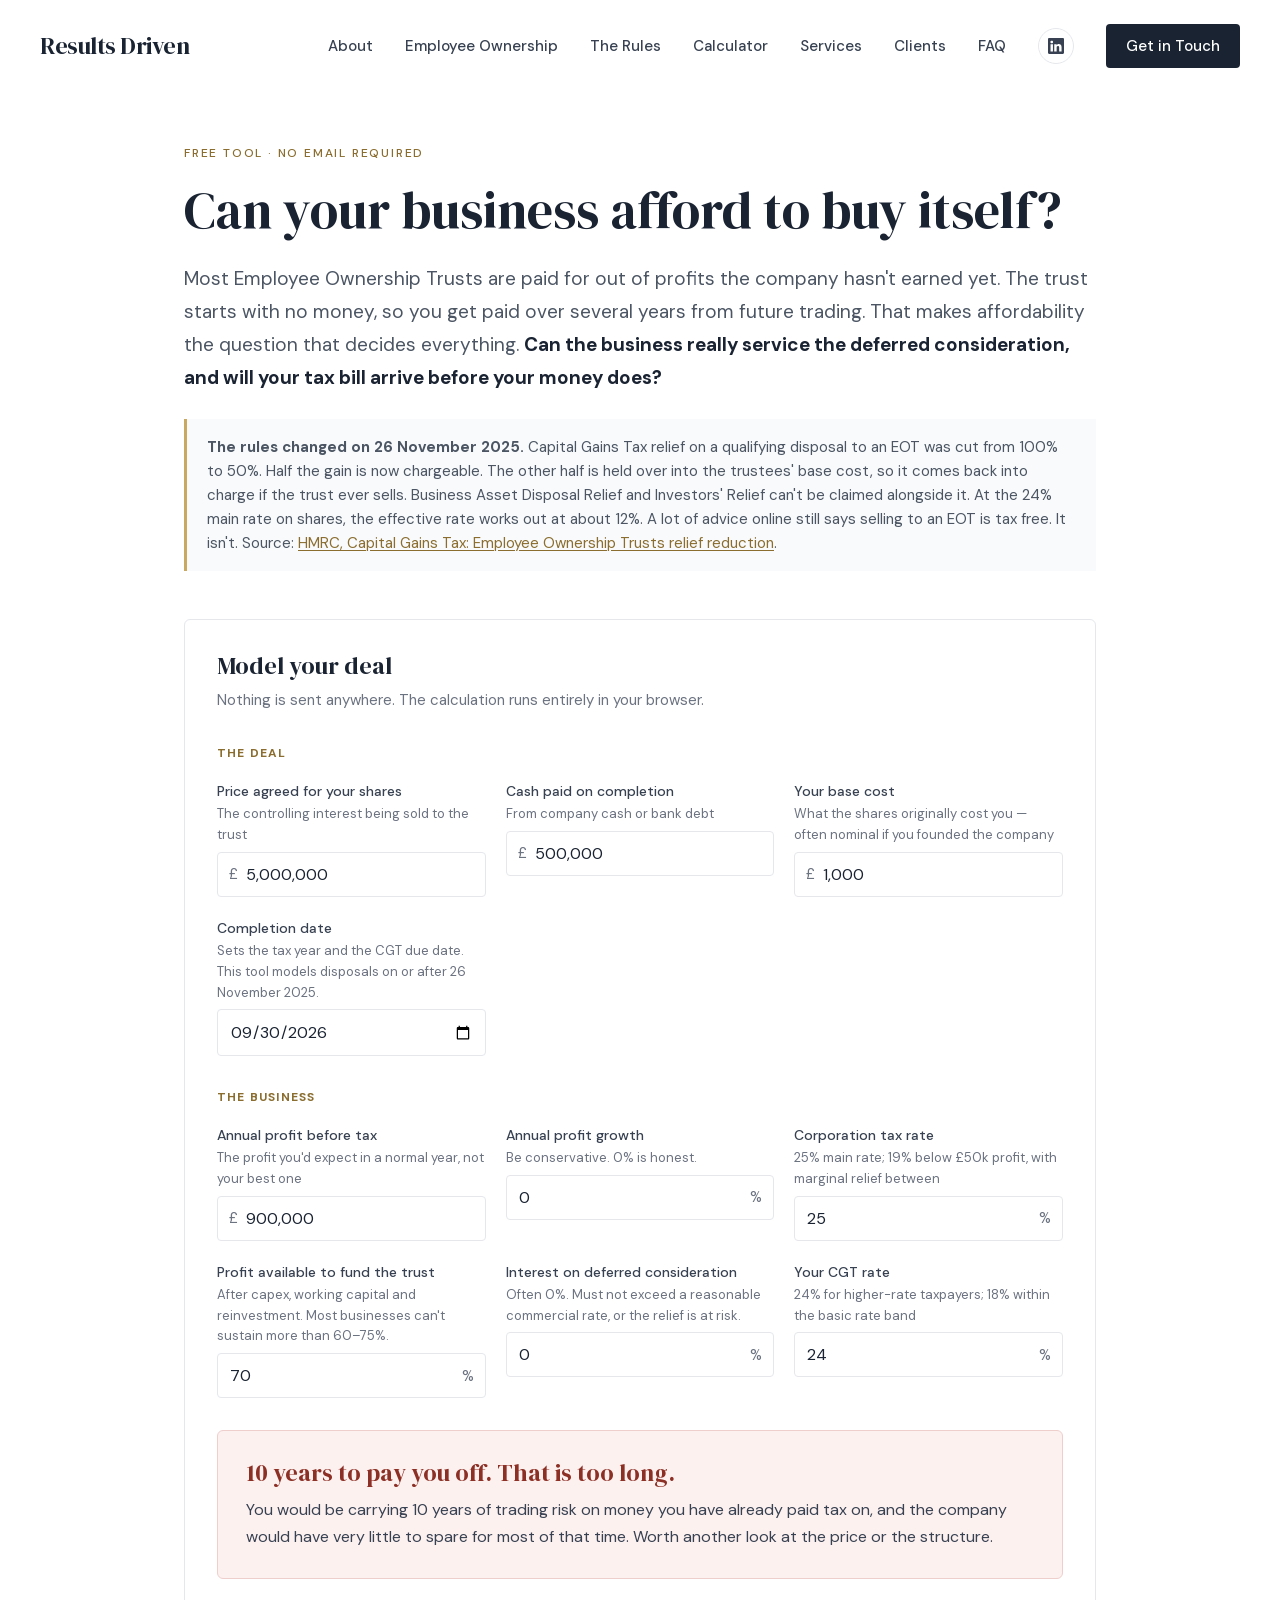
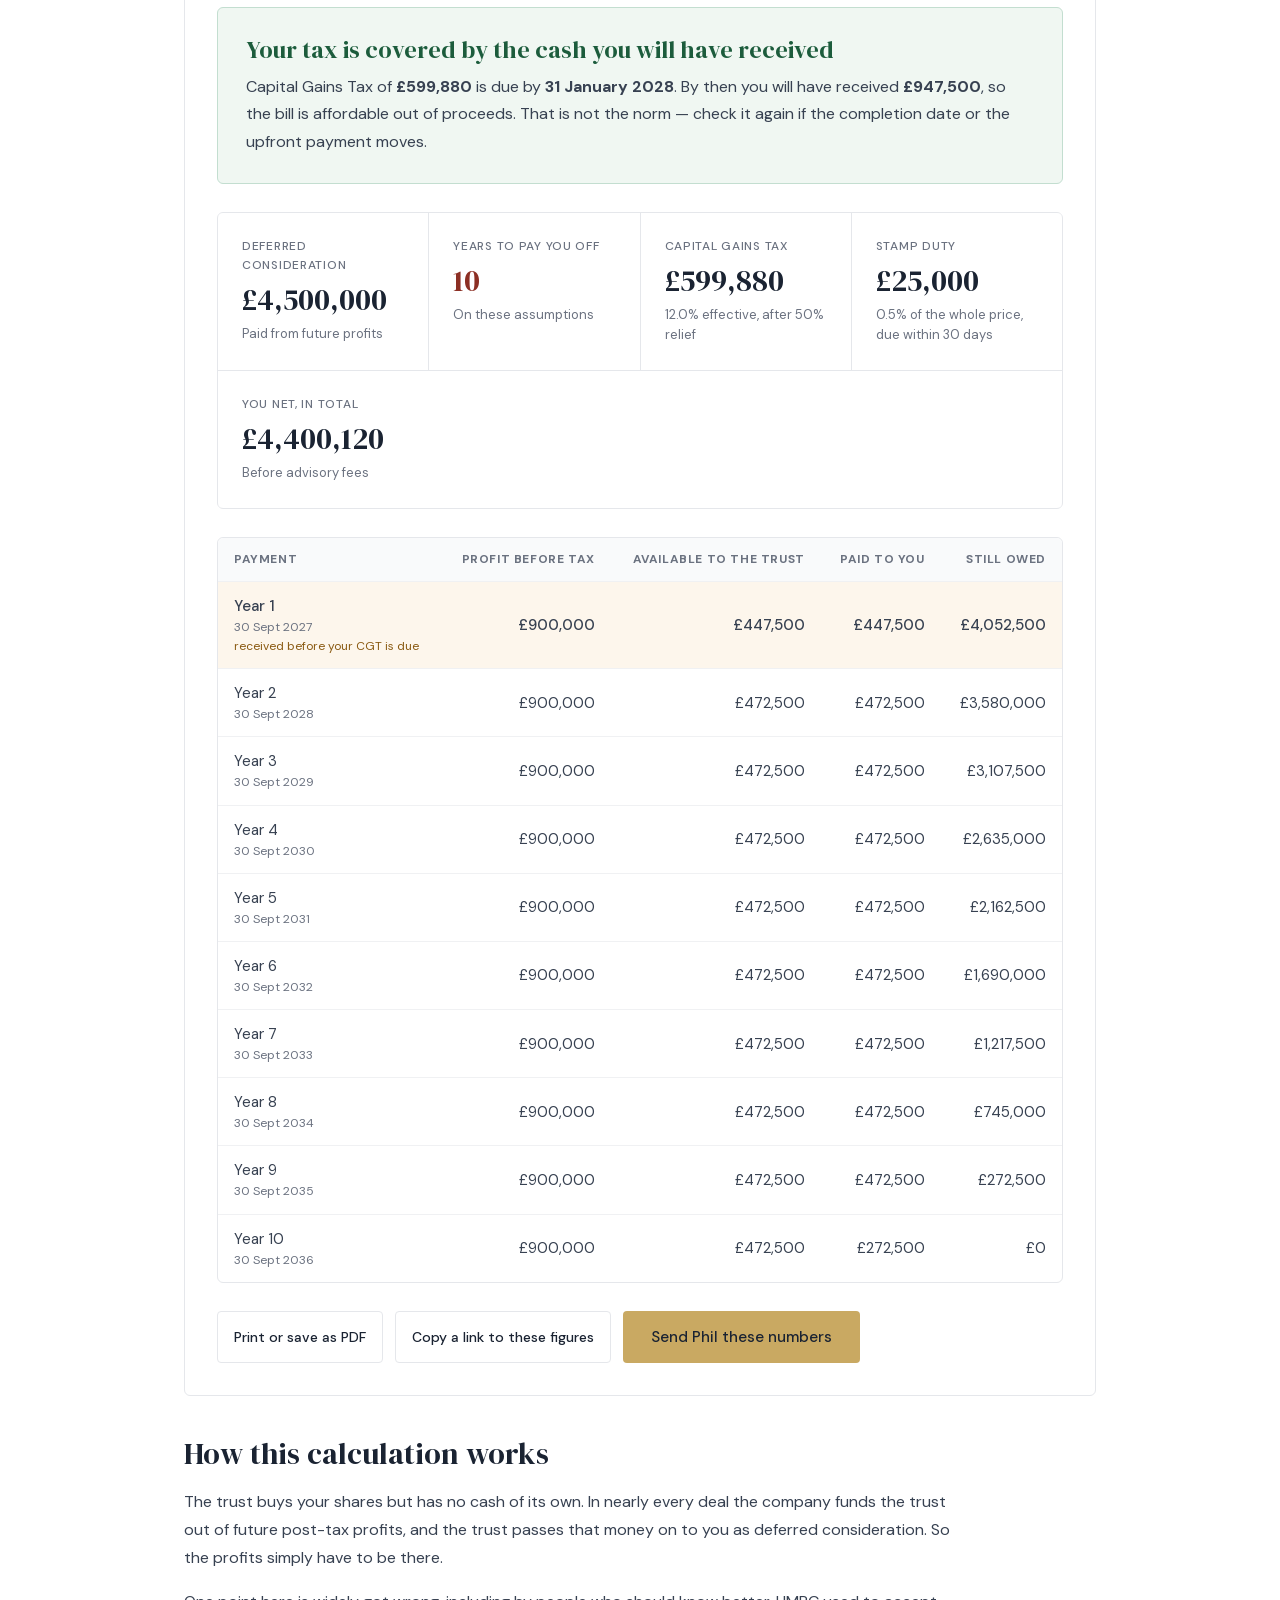
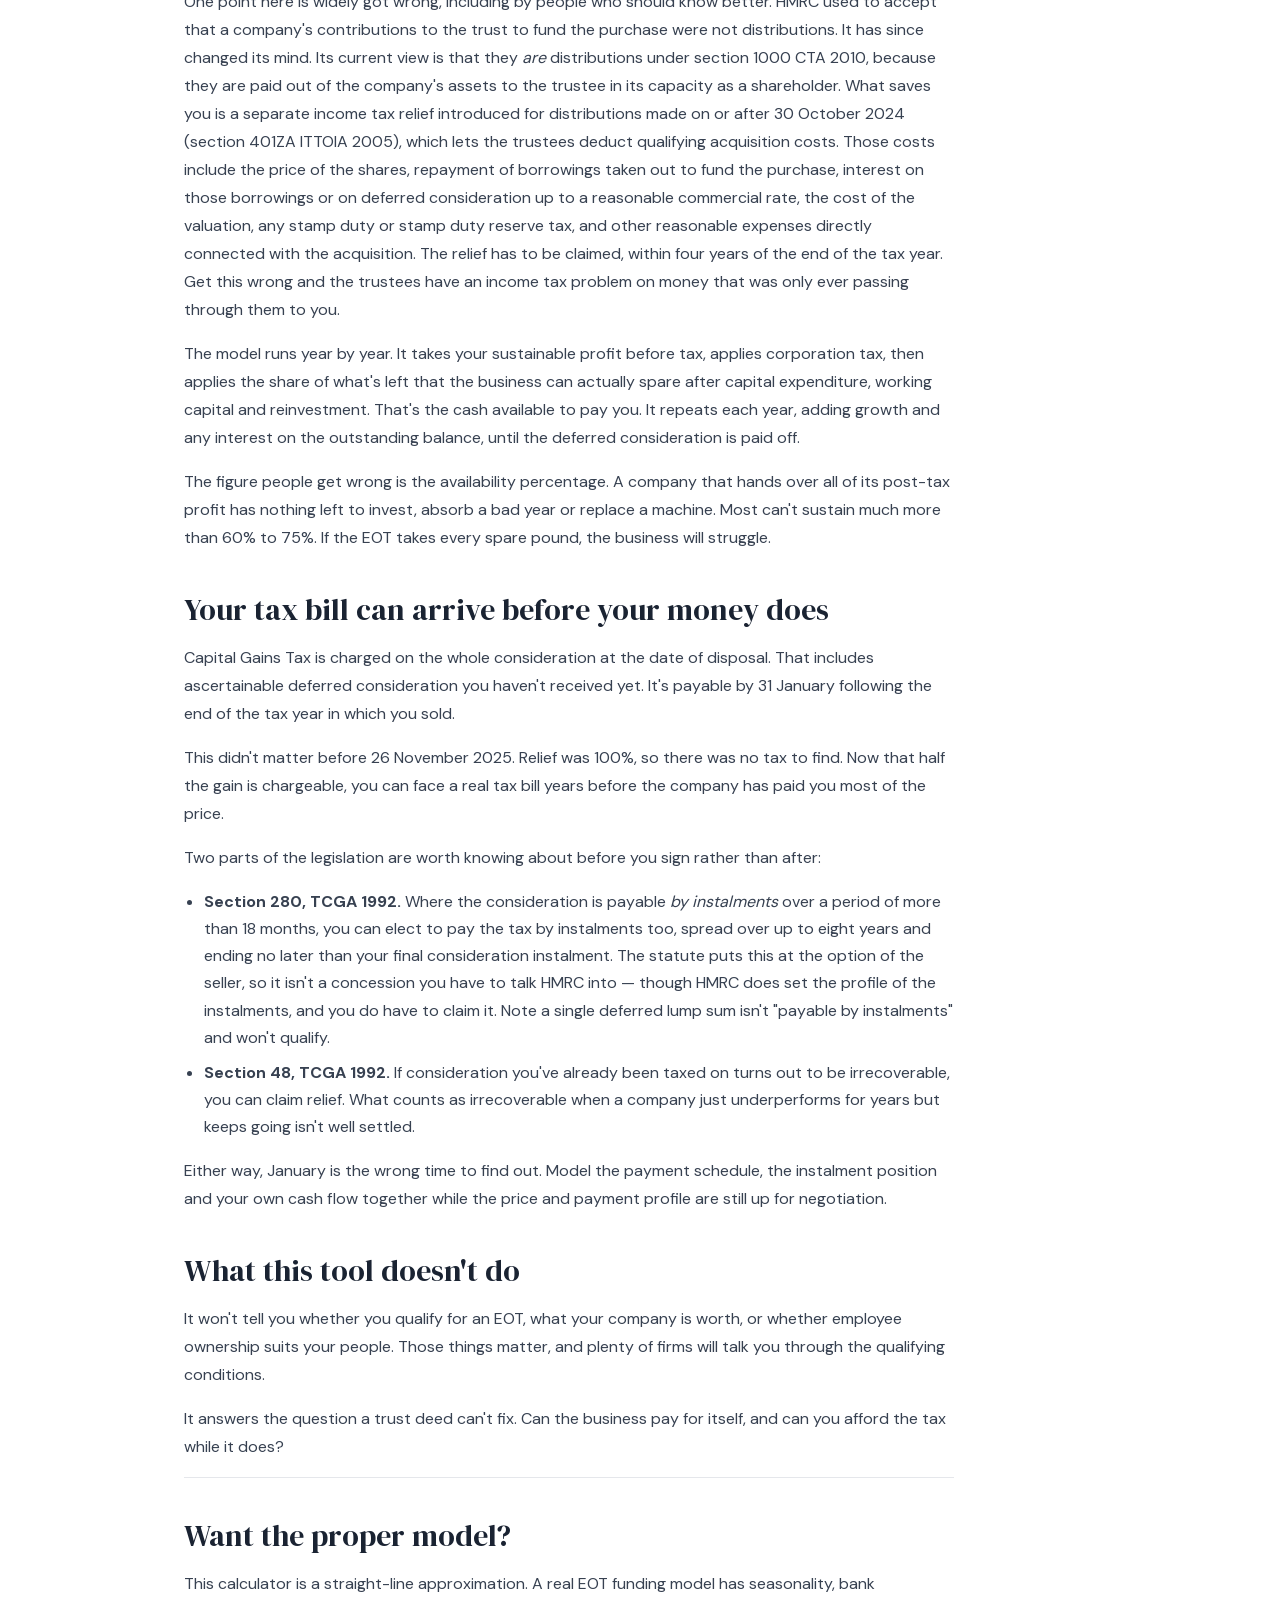
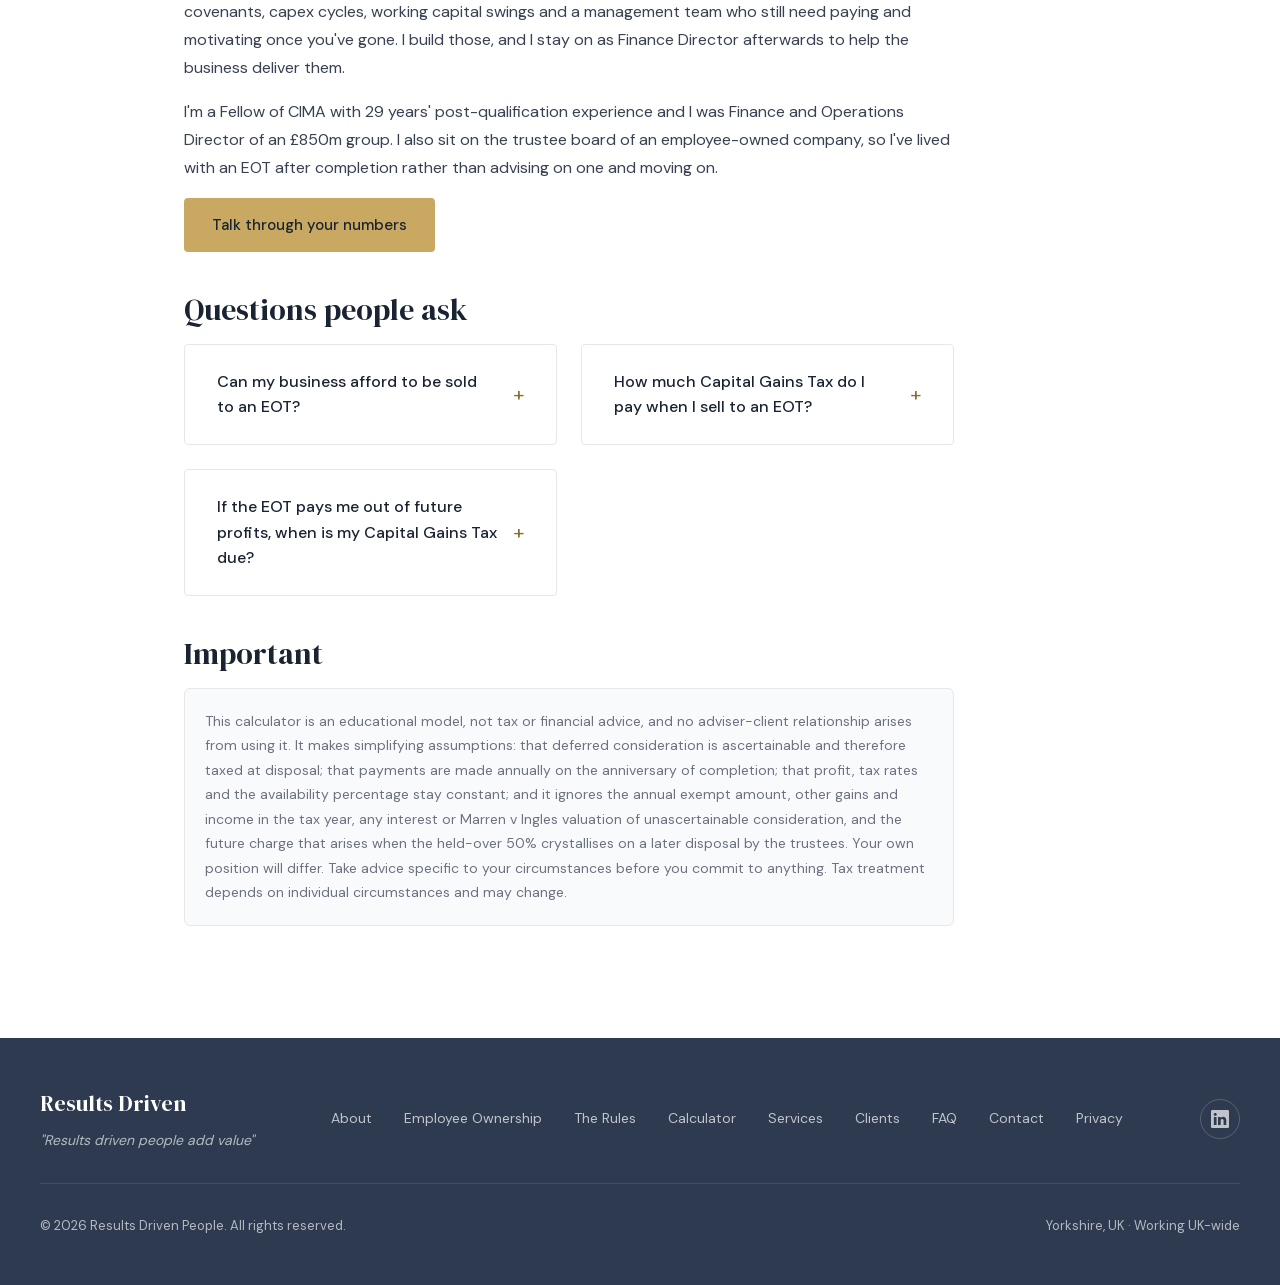
<file: eot-affordability-calculator.html>
<!DOCTYPE html>
<html lang="en-GB">

<head>
  <meta charset="utf-8">
  <meta name="viewport" content="width=device-width, initial-scale=1.0, viewport-fit=cover">

  <title>EOT Affordability Calculator | Can Your Business Afford to Buy Itself? | Results Driven</title>
  <meta name="title" content="EOT Affordability Calculator | Can Your Business Afford to Buy Itself?">
  <meta name="description" content="Free, ungated EOT affordability calculator. Model whether your company's future profits can actually fund the deferred consideration, what you net after the CGT relief cut from 100% to 50% on 26 November 2025, and whether your tax bill falls due before you have been paid. Built by Phil Southern FCMA.">
  <meta name="keywords" content="EOT affordability calculator, employee ownership trust calculator, EOT deferred consideration, EOT CGT calculator, can my business afford an EOT, EOT funding model, EOT 50% CGT relief">
  <meta name="author" content="Phil Southern FCMA, Results Driven">
  <meta name="robots" content="index, follow, max-snippet:-1, max-image-preview:large">
  <link rel="canonical" href="https://www.resultsdriven.co.uk/eot-affordability-calculator.html">

  <meta property="og:type" content="website">
  <meta property="og:url" content="https://www.resultsdriven.co.uk/eot-affordability-calculator.html">
  <meta property="og:site_name" content="Results Driven">
  <meta property="og:title" content="EOT Affordability Calculator | Can Your Business Afford to Buy Itself?">
  <meta property="og:description" content="Model whether your company's profits can fund the deferred consideration, and whether your CGT bill lands before you have been paid. Free, no email required.">
  <meta property="og:image" content="https://www.resultsdriven.co.uk/assets/img/og-calculator.jpg">
  <meta property="og:image:width" content="1200">
  <meta property="og:image:height" content="630">
  <meta property="og:image:alt" content="EOT Affordability Calculator - Results Driven">
  <meta property="og:locale" content="en_GB">

  <meta name="twitter:card" content="summary_large_image">
  <meta name="twitter:title" content="EOT Affordability Calculator | Can Your Business Afford to Buy Itself?">
  <meta name="twitter:description" content="Model whether your company's profits can fund the deferred consideration, and whether your CGT bill lands before you have been paid.">
  <meta name="twitter:image" content="https://www.resultsdriven.co.uk/assets/img/og-calculator.jpg">

  <link rel="icon" type="image/png" sizes="32x32" href="assets/img/favicon-32.png">
  <link rel="apple-touch-icon" sizes="180x180" href="assets/img/apple-touch-icon.png">
  <link rel="manifest" href="manifest.json">
  <meta name="theme-color" content="#1a2332">

  <link rel="preload" href="assets/fonts/dm-serif-display-latin-400.woff2" as="font" type="font/woff2" crossorigin fetchpriority="high">
  <link rel="preload" href="assets/fonts/dm-sans-latin-var.woff2" as="font" type="font/woff2" crossorigin fetchpriority="high">
  <link rel="preload" href="assets/css/style.css" as="style">
  <style>
    @font-face{font-family:'DM Sans';src:url(assets/fonts/dm-sans-latin-var.woff2) format('woff2-variations');font-weight:400 700;font-style:normal;font-display:swap}
    @font-face{font-family:'DM Serif Display';src:url(assets/fonts/dm-serif-display-latin-400.woff2) format('woff2');font-weight:400;font-style:normal;font-display:swap}
    *,*::before,*::after{box-sizing:border-box;margin:0;padding:0}
    html{scroll-behavior:smooth;-webkit-font-smoothing:antialiased}
    body{font-family:'DM Sans',-apple-system,BlinkMacSystemFont,sans-serif;font-size:1rem;line-height:1.6;color:#374151;background:#fff}
    a{color:inherit;text-decoration:none}
    h1,h2,h3,h4{font-family:'DM Serif Display',Georgia,serif;font-weight:400;line-height:1.2;color:#1a2332}
  </style>
  <link href="assets/css/style.css" rel="stylesheet">

  <style>
    .calc-main{max-width:960px;margin:0 auto;padding:9rem 1.5rem 4rem}
    .calc-intro{margin-bottom:3rem}
    .calc-intro h1{font-size:clamp(2rem,4.5vw,3.25rem);margin-bottom:1.25rem}
    .calc-lede{font-size:1.1875rem;color:#4b5563;line-height:1.75;max-width:70ch}
    .calc-lede strong{color:#1a2332}
    .calc-note{margin-top:1.5rem;padding:1rem 1.25rem;border-left:3px solid #c9a962;background:#f9fafb;font-size:.9375rem;color:#4b5563}

    .calc-panel{border:1px solid #e5e7eb;border-radius:6px;padding:2rem;margin-bottom:2.5rem;background:#fff}
    .calc-panel h2{font-size:1.5rem;margin-bottom:.5rem}
    .calc-panel-sub{font-size:.9375rem;color:#6b7280;margin-bottom:2rem}
    .calc-fieldset{border:0;margin:0 0 2rem}
    .calc-legend{font-size:.75rem;font-weight:700;letter-spacing:.1em;text-transform:uppercase;color:#8a6d2f;margin-bottom:1rem;padding:0}
    .calc-grid{display:grid;grid-template-columns:repeat(auto-fit,minmax(230px,1fr));gap:1.25rem}
    .calc-field label{display:block;font-size:.875rem;font-weight:500;color:#374151;margin-bottom:.375rem}
    .calc-hint{display:block;font-size:.8125rem;font-weight:400;color:#6b7280;margin-top:.125rem}
    .calc-input-wrap{position:relative;display:flex;align-items:center}
    .calc-prefix,.calc-suffix{position:absolute;color:#6b7280;font-size:.9375rem;pointer-events:none}
    .calc-prefix{left:.75rem}
    .calc-suffix{right:.75rem}
    .calc-field input{width:100%;padding:.6875rem .75rem;font-family:inherit;font-size:1rem;color:#1a2332;border:1px solid #e5e7eb;border-radius:4px;background:#fff}
    .calc-field input.has-prefix{padding-left:1.75rem}
    .calc-field input.has-suffix{padding-right:2rem}
    /* Dark ring, not gold: #c9a962 on white is only 2.25:1 and fails WCAG 2.2's
       3:1 minimum for focus indicators. Matches the site-wide :focus-visible. */
    .calc-field input:focus-visible{outline:2px solid #1a2332;outline-offset:1px;border-color:#1a2332}
    .calc-field input:hover{border-color:#9ca3af}

    /* This link lives in .calc-note, outside .calc-prose, so without an explicit
       rule it inherits `color:inherit; text-decoration:none` and renders as plain
       body text — an invisible link. */
    .calc-note a{color:#8a6d2f;text-decoration:underline;text-underline-offset:2px}
    .calc-note a:hover{color:#1a2332}

    .calc-empty{border:1px dashed #d1d5db;border-radius:6px;padding:1.75rem;color:#6b7280;background:#f9fafb}
    .calc-empty strong{display:block;color:#1a2332;font-family:'DM Serif Display',Georgia,serif;font-size:1.25rem;font-weight:400;margin-bottom:.375rem}

    .calc-notice{margin-top:.75rem;font-size:.8125rem;color:#8a5a12;background:#fdf6ec;border:1px solid #eddcbf;border-radius:4px;padding:.5rem .75rem}

    .calc-actions{display:flex;flex-wrap:wrap;gap:.75rem;margin-top:1.75rem}
    .calc-btn-quiet{display:inline-flex;align-items:center;justify-content:center;font-family:inherit;font-size:.875rem;font-weight:500;padding:.625rem 1rem;border:1px solid #e5e7eb;border-radius:4px;background:#fff;color:#1a2332;cursor:pointer}
    .calc-btn-quiet:hover{border-color:#1a2332}
    .calc-copied{font-size:.8125rem;color:#1c5c3c;align-self:center}

    @media print{
      .site-nav,.footer,.calc-actions,.calc-note,.calc-prose h2,.calc-prose p,.calc-prose ul,.calc-cta{display:none}
      .calc-prose .calc-disclaimer{display:block;font-size:10pt}
      .calc-main{padding:0}
      .calc-panel{border:0;padding:0}
      .calc-table-shell::after{display:none}
      .calc-table-wrap{overflow:visible}
      table.calc-table{min-width:0;font-size:9pt}
      .calc-verdict,.calc-results,.calc-table-shell{break-inside:avoid}
    }

    .calc-verdict{border-radius:6px;padding:1.75rem;margin-bottom:1.75rem;border:1px solid}
    .calc-verdict h3{font-size:1.5rem;margin-bottom:.5rem}
    .calc-verdict p{font-size:1rem;line-height:1.7}
    .v-ok{background:#f0f7f2;border-color:#c3ded0}
    .v-ok h3{color:#1c5c3c}
    .v-warn{background:#fdf6ec;border-color:#eddcbf}
    .v-warn h3{color:#8a5a12}
    .v-bad{background:#fdf1f0;border-color:#eecfcb}
    .v-bad h3{color:#8c2f24}

    /* Five tiles in an auto-fit grid will orphan the last one on most widths. The
       old technique (1px gap over a grey container background) rendered that empty
       grid area as a dead grey block. Hairlines are drawn per-cell instead, so any
       leftover space is simply white. */
    .calc-results{display:grid;grid-template-columns:repeat(auto-fit,minmax(190px,1fr));gap:1px;background:#fff;border:1px solid #e5e7eb;border-radius:6px;overflow:hidden;margin-bottom:1.75rem}
    .calc-result{background:#fff;padding:1.5rem;box-shadow:0 0 0 1px #e5e7eb}
    /* There are five tiles and the panel is never wide enough for more than four,
       so the fifth always lands alone. Rather than orphan it, let the headline
       figure — what the seller actually walks away with — span the row. */
    .calc-result:last-child{grid-column:1/-1}
    .calc-result-label{display:block;font-size:.75rem;font-weight:500;letter-spacing:.06em;text-transform:uppercase;color:#6b7280;margin-bottom:.5rem}
    .calc-result-value{display:block;font-family:'DM Serif Display',Georgia,serif;font-size:1.875rem;color:#1a2332;line-height:1.15}
    .calc-result-note{display:block;font-size:.8125rem;color:#6b7280;margin-top:.375rem}
    .calc-result-value.is-bad{color:#8c2f24}

    .calc-table-shell{position:relative;border:1px solid #e5e7eb;border-radius:6px}
    .calc-table-wrap{overflow-x:auto;border-radius:6px}
    /* Right-edge fade: signals there are more columns off-screen on narrow viewports.
       Sits on the shell, not the scroller, so it stays put while the table scrolls. */
    .calc-table-shell::after{content:'';position:absolute;top:0;right:0;bottom:0;width:2.5rem;border-radius:0 6px 6px 0;background:linear-gradient(270deg,rgba(255,255,255,.92),rgba(255,255,255,0));pointer-events:none;opacity:0;transition:opacity .25s}
    .calc-table-shell.has-overflow::after{opacity:1}
    table.calc-table{width:100%;border-collapse:collapse;font-size:.9375rem;min-width:560px}
    .calc-table th,.calc-table td{padding:.75rem 1rem;text-align:right;border-bottom:1px solid #f0f1f3}
    .calc-table th{font-size:.75rem;font-weight:700;letter-spacing:.05em;text-transform:uppercase;color:#6b7280;background:#f9fafb;text-align:right}
    .calc-table th:first-child,.calc-table td:first-child{text-align:left}
    .calc-table tbody tr:last-child td{border-bottom:0}
    .calc-table tr.is-taxdue td{background:#fdf6ec;font-weight:500}
    .calc-table .row-date{display:block;font-size:.75rem;color:#6b7280;font-weight:400}
    .calc-table .row-flag{font-size:.75rem;color:#8a5a12;display:block;font-weight:400}

    .calc-prose{max-width:70ch;margin-bottom:3rem}
    .calc-prose h2{font-size:1.875rem;margin:2.5rem 0 1rem}
    .calc-prose h3{font-size:1.25rem;margin:1.75rem 0 .625rem}
    .calc-prose p{margin-bottom:1rem;line-height:1.75}
    .calc-prose ul{margin:0 0 1rem 1.25rem}
    .calc-prose li{margin-bottom:.5rem;line-height:1.7}
    .calc-prose a:not(.btn-primary){color:#8a6d2f;text-decoration:underline;text-underline-offset:2px}
    .calc-cta{border-top:1px solid #e5e7eb;padding-top:2.5rem;margin-top:1rem}
    .calc-cta h2{margin-top:0}
    .calc-disclaimer{font-size:.875rem;color:#6b7280;background:#f9fafb;border:1px solid #e5e7eb;border-radius:6px;padding:1.25rem;line-height:1.7}
    @media(max-width:600px){.calc-main{padding-top:7rem}.calc-panel{padding:1.25rem}.calc-result-value{font-size:1.5rem}}
  </style>

  <script type="application/ld+json">
  {
    "@context": "https://schema.org",
    "@graph": [
      {
        "@type": "WebApplication",
        "@id": "https://www.resultsdriven.co.uk/eot-affordability-calculator.html#app",
        "name": "EOT Affordability Calculator",
        "url": "https://www.resultsdriven.co.uk/eot-affordability-calculator.html",
        "applicationCategory": "FinanceApplication",
        "operatingSystem": "Any (web browser)",
        "isAccessibleForFree": true,
        "offers": { "@type": "Offer", "price": "0", "priceCurrency": "GBP" },
        "description": "A free calculator that models whether a UK company's future trading profits can fund the deferred consideration on a sale to an Employee Ownership Trust, what the seller nets after the reduction of EOT Capital Gains Tax relief from 100% to 50% for disposals on or after 26 November 2025, and whether the Capital Gains Tax falls due before the seller has actually been paid.",
        "author": { "@type": "Person", "name": "Phil Southern", "@id": "https://www.resultsdriven.co.uk/#phil-southern" },
        "publisher": { "@id": "https://www.resultsdriven.co.uk/#business" },
        "inLanguage": "en-GB"
      },
      {
        "@type": "BreadcrumbList",
        "itemListElement": [
          { "@type": "ListItem", "position": 1, "name": "Home", "item": "https://www.resultsdriven.co.uk/" },
          { "@type": "ListItem", "position": 2, "name": "EOT Affordability Calculator", "item": "https://www.resultsdriven.co.uk/eot-affordability-calculator.html" }
        ]
      },
      {
        "@type": "FAQPage",
        "mainEntity": [
          {
            "@type": "Question",
            "name": "Can my business afford to be sold to an EOT?",
            "acceptedAnswer": {
              "@type": "Answer",
              "text": "It depends on whether the company's future post-tax trading profits can service the deferred consideration within an acceptable period. The trust normally has no money of its own, so the price is paid out of profits the business has not yet earned. As a rule of thumb, if the deferred consideration is more than about four to six years of the profit genuinely available after tax, reinvestment and working capital, the deal will strain the business. The calculator on this page models it year by year rather than relying on a rule of thumb."
            }
          },
          {
            "@type": "Question",
            "name": "How much Capital Gains Tax do I pay when I sell to an EOT in 2026?",
            "acceptedAnswer": {
              "@type": "Answer",
              "text": "For disposals on or after 26 November 2025, relief on a qualifying disposal to an Employee Ownership Trust is 50%, not 100%. Half the gain is chargeable immediately and the other half is held over and deducted from the trustees' acquisition cost, so it comes back into charge on a later disposal by the trust. Business Asset Disposal Relief and Investors' Relief cannot be claimed where EOT relief under section 236H TCGA 1992 is claimed. At the 24% main rate for shares, the effective rate is approximately 12% of the gain. Before 26 November 2025 the relief was 100% and the disposal was free of Capital Gains Tax, which is why a great deal of published UK advice is now out of date."
            }
          },
          {
            "@type": "Question",
            "name": "If the EOT pays me out of future profits, when is my Capital Gains Tax due?",
            "acceptedAnswer": {
              "@type": "Answer",
              "text": "Capital Gains Tax is charged by reference to the whole consideration at the date of disposal, including ascertainable deferred consideration you have not yet received, and it is payable by 31 January following the end of the tax year in which the disposal took place. When relief was 100% this did not matter because there was no tax to pay. Now that half the gain is chargeable, a seller can face a substantial tax bill long before the company has paid them most of the purchase price. Section 280 of the Taxation of Chargeable Gains Act 1992 lets the seller elect to pay the tax by instalments where the consideration itself is payable by instalments over a period exceeding 18 months, spread over up to eight years and ending no later than the final consideration instalment, and section 48 gives relief where consideration ultimately proves irrecoverable. This calculator shows the gap between the tax due and the cash actually received by that date."
            }
          }
        ]
      }
    ]
  }
  </script>
</head>

<body>

  <a href="#main-content" class="skip-link">Skip to main content</a>

  <nav class="site-nav" role="navigation" aria-label="Main navigation">
    <div class="nav-container">
      <a href="/" class="nav-logo" aria-label="Results Driven - Home">
        <span class="logo-text">Results Driven</span>
      </a>
      <div class="nav-links" id="nav-links">
        <a href="/#about">About</a>
        <a href="/#employee-ownership">Employee Ownership</a>
        <a href="/eot-rules-2026.html">The Rules</a>
        <a href="/eot-affordability-calculator.html" aria-current="page">Calculator</a>
        <a href="/#services">Services</a>
        <a href="/#clients">Clients</a>
        <a href="/#faq">FAQ</a>
        <a href="https://www.linkedin.com/in/philsouthern/" target="_blank" rel="noopener" class="nav-linkedin" aria-label="View Phil's LinkedIn Profile"><svg class="ico" viewBox="0 0 16 16" aria-hidden="true" focusable="false"><path d="M0 1.146C0 .513.526 0 1.175 0h13.65C15.474 0 16 .513 16 1.146v13.708c0 .633-.526 1.146-1.175 1.146H1.175C.526 16 0 15.487 0 14.854zm4.943 12.248V6.169H2.542v7.225zm-1.2-8.212c.837 0 1.358-.554 1.358-1.248-.015-.709-.52-1.248-1.342-1.248S2.4 3.226 2.4 3.934c0 .694.521 1.248 1.327 1.248zm4.908 8.212V9.359c0-.216.016-.432.08-.586.173-.431.568-.878 1.232-.878.869 0 1.216.662 1.216 1.634v3.865h2.401V9.25c0-2.22-1.184-3.252-2.764-3.252-1.274 0-1.845.7-2.165 1.193v.025h-.016l.016-.025V6.169h-2.4c.03.678 0 7.225 0 7.225z"/></svg></a>
        <a href="/#contact" class="nav-cta">Get in Touch</a>
      </div>
      <button class="nav-toggle" aria-label="Toggle navigation menu" aria-expanded="false" aria-controls="nav-links">
        <span></span>
        <span></span>
      </button>
    </div>
  </nav>

  <main class="calc-main" id="main-content">

    <div class="calc-intro">
      <p class="section-label">Free tool &middot; No email required</p>
      <h1>Can your business afford to buy itself?</h1>
      <p class="calc-lede">Most Employee Ownership Trusts are paid for out of profits the company hasn't earned yet. The trust starts with no money, so you get paid over several years from future trading. That makes affordability the question that decides everything. <strong>Can the business really service the deferred consideration, and will your tax bill arrive before your money does?</strong></p>
      <div class="calc-note">
        <strong>The rules changed on 26 November 2025.</strong> Capital Gains Tax relief on a qualifying disposal to an EOT was cut from 100% to 50%. Half the gain is now chargeable. The other half is held over into the trustees' base cost, so it comes back into charge if the trust ever sells. Business Asset Disposal Relief and Investors' Relief can't be claimed alongside it. At the 24% main rate on shares, the effective rate works out at about 12%. A lot of advice online still says selling to an EOT is tax free. It isn't. Source: <a href="https://www.gov.uk/government/publications/capital-gains-tax-employee-ownership-trusts/capital-gains-tax-employee-ownership-trusts-relief-reduction" target="_blank" rel="noopener noreferrer">HMRC, Capital Gains Tax: Employee Ownership Trusts relief reduction<span class="visually-hidden"> (opens in a new tab)</span></a>.
      </div>
    </div>

    <form class="calc-panel" id="calc-form" novalidate>
      <h2>Model your deal</h2>
      <p class="calc-panel-sub">Nothing is sent anywhere. The calculation runs entirely in your browser.</p>

      <fieldset class="calc-fieldset">
        <legend class="calc-legend">The deal</legend>
        <div class="calc-grid">
          <div class="calc-field">
            <label for="price">Price agreed for your shares
              <span class="calc-hint">The controlling interest being sold to the trust</span>
            </label>
            <div class="calc-input-wrap">
              <span class="calc-prefix">£</span>
              <input type="text" id="price" class="has-prefix money" value="5,000,000" inputmode="numeric" autocomplete="off" spellcheck="false">
            </div>
          </div>
          <div class="calc-field">
            <label for="upfront">Cash paid on completion
              <span class="calc-hint">From company cash or bank debt</span>
            </label>
            <div class="calc-input-wrap">
              <span class="calc-prefix">£</span>
              <input type="text" id="upfront" class="has-prefix money" value="500,000" inputmode="numeric" autocomplete="off" spellcheck="false" aria-describedby="upfront-notice">
            </div>
            <p id="upfront-notice" class="calc-notice" hidden></p>
          </div>
          <div class="calc-field">
            <label for="basecost">Your base cost
              <span class="calc-hint">What the shares originally cost you &mdash; often nominal if you founded the company</span>
            </label>
            <div class="calc-input-wrap">
              <span class="calc-prefix">£</span>
              <input type="text" id="basecost" class="has-prefix money" value="1,000" inputmode="numeric" autocomplete="off" spellcheck="false">
            </div>
          </div>
          <div class="calc-field">
            <label for="completion">Completion date
              <span class="calc-hint">Sets the tax year and the CGT due date. This tool models disposals on or after 26 November 2025.</span>
            </label>
            <div class="calc-input-wrap">
              <input type="date" id="completion" value="2026-09-30" min="2025-11-26">
            </div>
          </div>
        </div>
      </fieldset>

      <fieldset class="calc-fieldset">
        <legend class="calc-legend">The business</legend>
        <div class="calc-grid">
          <div class="calc-field">
            <label for="pbt">Annual profit before tax
              <span class="calc-hint">The profit you'd expect in a normal year, not your best one</span>
            </label>
            <div class="calc-input-wrap">
              <span class="calc-prefix">£</span>
              <input type="text" id="pbt" class="has-prefix money" value="900,000" inputmode="numeric" autocomplete="off" spellcheck="false">
            </div>
          </div>
          <div class="calc-field">
            <label for="growth">Annual profit growth
              <span class="calc-hint">Be conservative. 0% is honest.</span>
            </label>
            <div class="calc-input-wrap">
              <input type="number" id="growth" class="has-suffix" value="0" min="-20" max="30" step="0.5">
              <span class="calc-suffix">%</span>
            </div>
          </div>
          <div class="calc-field">
            <label for="ctrate">Corporation tax rate
              <span class="calc-hint">25% main rate; 19% below &pound;50k profit, with marginal relief between</span>
            </label>
            <div class="calc-input-wrap">
              <input type="number" id="ctrate" class="has-suffix" value="25" min="0" max="40" step="0.5">
              <span class="calc-suffix">%</span>
            </div>
          </div>
          <div class="calc-field">
            <label for="avail">Profit available to fund the trust
              <span class="calc-hint">After capex, working capital and reinvestment. Most businesses can't sustain more than 60&ndash;75%.</span>
            </label>
            <div class="calc-input-wrap">
              <input type="number" id="avail" class="has-suffix" value="70" min="0" max="100" step="5">
              <span class="calc-suffix">%</span>
            </div>
          </div>
          <div class="calc-field">
            <label for="interest">Interest on deferred consideration
              <span class="calc-hint">Often 0%. Must not exceed a reasonable commercial rate, or the relief is at risk.</span>
            </label>
            <div class="calc-input-wrap">
              <input type="number" id="interest" class="has-suffix" value="0" min="0" max="15" step="0.25">
              <span class="calc-suffix">%</span>
            </div>
          </div>
          <div class="calc-field">
            <label for="cgtrate">Your CGT rate
              <span class="calc-hint">24% for higher-rate taxpayers; 18% within the basic rate band</span>
            </label>
            <div class="calc-input-wrap">
              <input type="number" id="cgtrate" class="has-suffix" value="24" min="0" max="45" step="1">
              <span class="calc-suffix">%</span>
            </div>
          </div>
        </div>
      </fieldset>

      <!-- Screen readers get a short spoken summary here. The full output below is
           rebuilt on every keystroke, so making that the live region would re-read
           the entire payment table each time a digit changed. -->
      <p id="calc-status" role="status" class="visually-hidden"></p>
      <div id="calc-output"></div>
    </form>

    <noscript>
      <div class="calc-panel">
        <h2>The calculator needs JavaScript</h2>
        <p>The explanation below covers the same ground, and the arithmetic is not complicated: take your sustainable profit, tax it at 25%, take the share of what is left that the business can genuinely spare after capex and working capital, and see how many years of that it takes to pay off the price you have not been paid on completion. Then check whether your Capital Gains Tax bill falls due before you have received that money.</p>
      </div>
    </noscript>

    <div class="calc-prose">
      <h2>How this calculation works</h2>
      <p>The trust buys your shares but has no cash of its own. In nearly every deal the company funds the trust out of future post-tax profits, and the trust passes that money on to you as deferred consideration. So the profits simply have to be there.</p>
      <p>One point here is widely got wrong, including by people who should know better. HMRC used to accept that a company's contributions to the trust to fund the purchase were not distributions. It has since changed its mind. Its current view is that they <em>are</em> distributions under section 1000 CTA 2010, because they are paid out of the company's assets to the trustee in its capacity as a shareholder. What saves you is a separate income tax relief introduced for distributions made on or after 30 October 2024 (section 401ZA ITTOIA 2005), which lets the trustees deduct qualifying acquisition costs. Those costs include the price of the shares, repayment of borrowings taken out to fund the purchase, interest on those borrowings or on deferred consideration up to a reasonable commercial rate, the cost of the valuation, any stamp duty or stamp duty reserve tax, and other reasonable expenses directly connected with the acquisition. The relief has to be claimed, within four years of the end of the tax year. Get this wrong and the trustees have an income tax problem on money that was only ever passing through them to you.</p>
      <p>The model runs year by year. It takes your sustainable profit before tax, applies corporation tax, then applies the share of what's left that the business can actually spare after capital expenditure, working capital and reinvestment. That's the cash available to pay you. It repeats each year, adding growth and any interest on the outstanding balance, until the deferred consideration is paid off.</p>
      <p>The figure people get wrong is the availability percentage. A company that hands over all of its post-tax profit has nothing left to invest, absorb a bad year or replace a machine. Most can't sustain much more than 60% to 75%. If the EOT takes every spare pound, the business will struggle.</p>

      <h2 id="cgt-timing-trap">Your tax bill can arrive before your money does</h2>
      <p>Capital Gains Tax is charged on the whole consideration at the date of disposal. That includes ascertainable deferred consideration you haven't received yet. It's payable by 31 January following the end of the tax year in which you sold.</p>
      <p>This didn't matter before 26 November 2025. Relief was 100%, so there was no tax to find. Now that half the gain is chargeable, you can face a real tax bill years before the company has paid you most of the price.</p>
      <p>Two parts of the legislation are worth knowing about before you sign rather than after:</p>
      <ul>
        <li><strong>Section 280, TCGA 1992.</strong> Where the consideration is payable <em>by instalments</em> over a period of more than 18 months, you can elect to pay the tax by instalments too, spread over up to eight years and ending no later than your final consideration instalment. The statute puts this at the option of the seller, so it isn't a concession you have to talk HMRC into — though HMRC does set the profile of the instalments, and you do have to claim it. Note a single deferred lump sum isn't "payable by instalments" and won't qualify.</li>
        <li><strong>Section 48, TCGA 1992.</strong> If consideration you've already been taxed on turns out to be irrecoverable, you can claim relief. What counts as irrecoverable when a company just underperforms for years but keeps going isn't well settled.</li>
      </ul>
      <p>Either way, January is the wrong time to find out. Model the payment schedule, the instalment position and your own cash flow together while the price and payment profile are still up for negotiation.</p>

      <h2>What this tool doesn't do</h2>
      <p>It won't tell you whether you qualify for an EOT, what your company is worth, or whether employee ownership suits your people. Those things matter, and plenty of firms will talk you through the qualifying conditions.</p>
      <p>It answers the question a trust deed can't fix. Can the business pay for itself, and can you afford the tax while it does?</p>

      <div class="calc-cta">
        <h2>Want the proper model?</h2>
        <p>This calculator is a straight-line approximation. A real EOT funding model has seasonality, bank covenants, capex cycles, working capital swings and a management team who still need paying and motivating once you've gone. I build those, and I stay on as Finance Director afterwards to help the business deliver them.</p>
        <p>I'm a Fellow of CIMA with <span class="dynamic-pqe-years">29</span> years' post-qualification experience and I was Finance and Operations Director of an £850m group. I also sit on the trustee board of an employee-owned company, so I've lived with an EOT after completion rather than advising on one and moving on.</p>
        <p><a href="mailto:phil@resultsdriven.co.uk?subject=EOT%20Affordability&body=Hello%20Phil%2C%0D%0A%0D%0AI've%20used%20the%20affordability%20calculator%20and%20I'd%20like%20to%20talk%20through%20the%20numbers%20for%20my%20business.%0D%0A%0D%0ACompany%3A%20%0D%0ATurnover%3A%20%0D%0AProfit%3A%20%0D%0A%0D%0AKind%20regards%2C" class="btn-primary">Talk through your numbers</a></p>
      </div>


      <h2 id="calc-faq">Questions people ask</h2>
      <div class="faq-grid">
        <details class="faq-item">
          <summary class="faq-question">Can my business afford to be sold to an EOT?</summary>
          <div class="faq-answer">
            <p>It depends on whether the company's future post-tax trading profits can service the deferred consideration within an acceptable period. The trust normally has no money of its own, so the price is paid out of profits the business has not yet earned. As a rule of thumb, if the deferred consideration is more than about four to six years of the profit genuinely available after tax, reinvestment and working capital, the deal will strain the business. The calculator on this page models it year by year rather than relying on a rule of thumb.</p>
          </div>
        </details>
        <details class="faq-item">
          <summary class="faq-question">How much Capital Gains Tax do I pay when I sell to an EOT?</summary>
          <div class="faq-answer">
            <p>For disposals on or after 26 November 2025, relief on a qualifying disposal to an Employee Ownership Trust is 50%, not 100%. Half the gain is chargeable immediately and the other half is held over and deducted from the trustees' acquisition cost, so it comes back into charge on a later disposal by the trust. Business Asset Disposal Relief and Investors' Relief cannot be claimed where EOT relief under section 236H TCGA 1992 is claimed. At the 24% main rate for shares, the effective rate is approximately 12% of the gain. Before 26 November 2025 the relief was 100% and the disposal was free of Capital Gains Tax, which is why a great deal of published UK advice is now out of date.</p>
          </div>
        </details>
        <details class="faq-item">
          <summary class="faq-question">If the EOT pays me out of future profits, when is my Capital Gains Tax due?</summary>
          <div class="faq-answer">
            <p>Capital Gains Tax is charged by reference to the whole consideration at the date of disposal, including ascertainable deferred consideration you have not yet received, and it is payable by 31 January following the end of the tax year in which the disposal took place. When relief was 100% this did not matter because there was no tax to pay. Now that half the gain is chargeable, a seller can face a substantial tax bill long before the company has paid them most of the purchase price. Section 280 of the Taxation of Chargeable Gains Act 1992 allows the tax to be paid by instalments where the consideration itself is payable by instalments over a period exceeding 18 months, and section 48 gives relief where consideration ultimately proves irrecoverable. This calculator shows the gap between the tax due and the cash actually received by that date.</p>
          </div>
        </details>
      </div>

      <h2>Important</h2>
      <!-- TAX-REVIEW / PRE-LAUNCH: the statutory detail on this page has NOT been
       verified against HMRC guidance or by a chartered tax adviser. Have a CTA sign
       off each of the following before this goes live:
         1. Stamp duty at 0.5% on the whole price, rounded up to £5, due within 30
            days, and treated in the model as the first call on company cash.
         2. The s.401ZA ITTOIA 2005 income tax relief for trustees, the list of
            qualifying acquisition costs, and the four-year claim window.
         3. HMRC's current view that contributions to the trust ARE distributions
            under s.1000 CTA 2010.
         4. s.280 TCGA 1992 framed as an election at the seller's option (spread over
            up to eight years), rather than a discretionary HMRC concession.
         5. The eight qualifying conditions and the "related disposal" one-tax-year
            point in the homepage FAQ.
         6. The four-year clawback window under s.236O and the trustee charge under
            s.236P, also in the homepage FAQ.
       These claims are specific and checkable; if any is wrong it is wrong in a way
       a prospect's own adviser will notice. -->
  <p class="calc-disclaimer">This calculator is an educational model, not tax or financial advice, and no adviser-client relationship arises from using it. It makes simplifying assumptions: that deferred consideration is ascertainable and therefore taxed at disposal; that payments are made annually on the anniversary of completion; that profit, tax rates and the availability percentage stay constant; and it ignores the annual exempt amount, other gains and income in the tax year, any interest or Marren v Ingles valuation of unascertainable consideration, and the future charge that arises when the held-over 50% crystallises on a later disposal by the trustees. Your own position will differ. Take advice specific to your circumstances before you commit to anything. Tax treatment depends on individual circumstances and may change.</p>
    </div>
  </main>

  <footer class="footer" role="contentinfo">
    <div class="footer-content">
      <div class="footer-brand">
        <span class="footer-logo-text">Results Driven</span>
        <p>"Results driven people add value"</p>
      </div>
      <nav class="footer-links" aria-label="Footer navigation">
        <a href="/#about">About</a>
        <a href="/#employee-ownership">Employee Ownership</a>
        <a href="/eot-rules-2026.html">The Rules</a>
        <a href="/eot-affordability-calculator.html">Calculator</a>
        <a href="/#services">Services</a>
        <a href="/#clients">Clients</a>
        <a href="/#faq">FAQ</a>
        <a href="/#contact">Contact</a>
        <a href="/privacy.html">Privacy</a>
      </nav>
      <a href="https://www.linkedin.com/in/philsouthern/" target="_blank" rel="noopener" class="footer-linkedin" aria-label="LinkedIn">
        <svg class="ico" viewBox="0 0 16 16" aria-hidden="true" focusable="false"><path d="M0 1.146C0 .513.526 0 1.175 0h13.65C15.474 0 16 .513 16 1.146v13.708c0 .633-.526 1.146-1.175 1.146H1.175C.526 16 0 15.487 0 14.854zm4.943 12.248V6.169H2.542v7.225zm-1.2-8.212c.837 0 1.358-.554 1.358-1.248-.015-.709-.52-1.248-1.342-1.248S2.4 3.226 2.4 3.934c0 .694.521 1.248 1.327 1.248zm4.908 8.212V9.359c0-.216.016-.432.08-.586.173-.431.568-.878 1.232-.878.869 0 1.216.662 1.216 1.634v3.865h2.401V9.25c0-2.22-1.184-3.252-2.764-3.252-1.274 0-1.845.7-2.165 1.193v.025h-.016l.016-.025V6.169h-2.4c.03.678 0 7.225 0 7.225z"/></svg>
      </a>
    </div>
    <div class="footer-bottom">
      <p>&copy; <span class="dynamic-copyright-year">2026</span> Results Driven People. All rights reserved.</p>
      <!-- PRE-LAUNCH: if the trading entity is a registered company, the registered
           name, company number, place of registration and registered office address
           are required here (Companies Act 2006 s.82; SI 2015/17 regs 25-26), plus a
           VAT number if VAT registered. Deliberately not guessed. See privacy.html. -->
      <p class="footer-credit">Yorkshire, UK &middot; Working UK-wide</p>
    </div>
  </footer>

  <script>
    (function () {
      var f = {
        price: document.getElementById('price'),
        upfront: document.getElementById('upfront'),
        basecost: document.getElementById('basecost'),
        completion: document.getElementById('completion'),
        pbt: document.getElementById('pbt'),
        growth: document.getElementById('growth'),
        ctrate: document.getElementById('ctrate'),
        avail: document.getElementById('avail'),
        interest: document.getElementById('interest'),
        cgtrate: document.getElementById('cgtrate')
      };
      var out = document.getElementById('calc-output');
      var status = document.getElementById('calc-status');
      var upfrontNotice = document.getElementById('upfront-notice');
      var MAX_YEARS = 30;

      // The 50% relief applies to disposals on or after this date. Before it,
      // relief was 100% and the disposal was free of CGT, so this model does not
      // apply and we say so rather than quietly returning the wrong tax.
      var RELIEF_CUT_DATE = Date.UTC(2025, 10, 26); // 26 November 2025

      var gbp = new Intl.NumberFormat('en-GB', { style: 'currency', currency: 'GBP', maximumFractionDigits: 0 });
      var num0 = new Intl.NumberFormat('en-GB', { maximumFractionDigits: 0 });
      var dateFmt = new Intl.DateTimeFormat('en-GB', { day: 'numeric', month: 'long', year: 'numeric', timeZone: 'UTC' });
      var dateShort = new Intl.DateTimeFormat('en-GB', { day: '2-digit', month: 'short', year: 'numeric', timeZone: 'UTC' });

      function esc(v) {
        return String(v).replace(/[&<>"']/g, function (c) {
          return { '&': '&amp;', '<': '&lt;', '>': '&gt;', '"': '&quot;', "'": '&#39;' }[c];
        });
      }
      function clamp(v, lo, hi) { return Math.min(Math.max(v, lo), hi); }

      // Money fields carry thousands separators, so strip them before parsing.
      function money(el) {
        var raw = String(el.value).replace(/[,\s£]/g, '');
        if (raw === '') return null;              // blank is meaningful: see the empty state
        var v = parseFloat(raw);
        return isFinite(v) ? Math.max(0, v) : null;
      }
      // Percentage fields come straight from the user. The <input> min/max attributes
      // are only advisory — they do not stop someone typing 900 — so every rate is
      // clamped here before it reaches the model. Without this, an availability of
      // 500% pays the seller five times the profit and still returns a green verdict.
      function rate(el, fallback, lo, hi) {
        var v = parseFloat(el.value);
        return clamp(isFinite(v) ? v : fallback, lo, hi) / 100;
      }

      // CGT on a disposal of shares is due by 31 January following the end of the
      // tax year of disposal. The UK tax year runs 6 April to 5 April, so a sale
      // on 5 Apr 2026 falls in 2025/26 (tax due 31 Jan 2027) but a sale one day
      // later falls in 2026/27 (tax due 31 Jan 2028).
      // All dates are handled in UTC. An <input type="date"> value parses as UTC
      // midnight, so reading it back with local getters would shift the date by a
      // day for anyone west of Greenwich and could move them into the wrong tax year.
      function cgtDueDate(completion) {
        var y = completion.getUTCFullYear();
        var startOfTaxYear = Date.UTC(y, 3, 6); // 6 April
        var taxYearStart = completion.getTime() >= startOfTaxYear ? y : y - 1;
        return new Date(Date.UTC(taxYearStart + 2, 0, 31)); // 31 January, two years on
      }

      function plural(n, one, many) { return n === 1 ? one : many.replace('{n}', n); }

      function calculate() {
        var price = money(f.price);
        var pbt = money(f.pbt);

        // Empty state. Falling through with 0 would make `deferred` 0 and render the
        // green "Paid in full on completion" verdict — an empty form telling a
        // business owner they have no problem.
        if (price === null || pbt === null) {
          out.innerHTML =
            '<div class="calc-empty">' +
              '<strong>Tell me two things and I\'ll model it</strong>' +
              'Enter the price agreed for your shares and the profit the business makes in a normal year. Everything else already has a sensible default.' +
            '</div>';
          status.textContent = 'Enter a price and an annual profit to see the result.';
          upfrontNotice.hidden = true;
          return;
        }

        var upfrontRaw = money(f.upfront) === null ? 0 : money(f.upfront);
        var upfront = Math.min(upfrontRaw, price);
        var basecost = money(f.basecost) === null ? 0 : money(f.basecost);

        // Silently capping the value while the field still shows the number the user
        // typed means the figure on screen is not the figure being used. Say so.
        if (upfrontRaw > price) {
          upfrontNotice.textContent = 'Cash on completion can’t be more than the price. Capped at ' + gbp.format(price) + ' for this calculation.';
          upfrontNotice.hidden = false;
        } else {
          upfrontNotice.hidden = true;
        }

        var growth = rate(f.growth, 0, -50, 50);
        var ct = rate(f.ctrate, 25, 0, 100);
        var avail = rate(f.avail, 70, 0, 100);
        var interest = rate(f.interest, 0, 0, 50);
        var cgtRate = rate(f.cgtrate, 24, 0, 100);

        var completion = new Date(f.completion.value || '2026-09-30');
        if (isNaN(completion.getTime())) completion = new Date(Date.UTC(2026, 8, 30));
        var beforeReliefCut = completion.getTime() < RELIEF_CUT_DATE;

        var deferred = price - upfront;

        // TAX-REVIEW (stamp duty): 0.5% on the transfer of shares to the trustees,
        // charged on the whole price including the deferred part, rounded up to the
        // nearest £5, payable within 30 days. Treated here as the first call on the
        // company's cash, ahead of the seller. Please confirm with a tax adviser
        // before launch — see the note in the disclaimer.
        var stampDuty = Math.ceil((price * 0.005) / 5) * 5;

        // 50% of the gain is relieved, 50% chargeable (disposals on/after 26 Nov 2025).
        var gain = Math.max(0, price - basecost);
        var cgt = gain * 0.5 * cgtRate;
        var effectiveRate = gain > 0 ? (cgt / gain) * 100 : 0;

        var dueDate = cgtDueDate(completion);

        // Year-by-year run-off of the deferred consideration.
        var balance = deferred;
        var dutyOutstanding = stampDuty;
        var rows = [];
        var receivedByDueDate = upfront;
        var totalPaid = upfront;
        var years = 0;
        var cleared = deferred <= 0;

        for (var y = 1; y <= MAX_YEARS && balance > 0.5; y++) {
          var profit = pbt * Math.pow(1 + growth, y - 1);
          var capacity = profit * (1 - ct) * avail;

          var dutyThisYear = Math.min(Math.max(capacity, 0), dutyOutstanding);
          dutyOutstanding -= dutyThisYear;
          var capacityForSeller = Math.max(0, capacity - dutyThisYear);

          var openingWithInterest = balance * (1 + interest);
          var payment = Math.min(capacityForSeller, openingWithInterest);
          var closing = openingWithInterest - payment;

          var payDate = new Date(Date.UTC(completion.getUTCFullYear() + y, completion.getUTCMonth(), completion.getUTCDate()));
          if (payDate <= dueDate) receivedByDueDate += payment;
          totalPaid += payment;

          rows.push({
            year: y, payDate: payDate, profit: profit, capacity: capacityForSeller,
            payment: payment, closing: closing, beforeTaxDue: payDate <= dueDate
          });

          balance = closing;
          years = y;
          if (balance <= 0.5) { cleared = true; break; }
          if (capacity <= 0) break; // no capacity at all: it can never pay itself off
        }

        render({
          price: price, upfront: upfront, deferred: deferred, stampDuty: stampDuty,
          gain: gain, cgt: cgt, effectiveRate: effectiveRate, cgtRate: cgtRate,
          dueDate: dueDate, receivedByDueDate: receivedByDueDate,
          shortfall: cgt - receivedByDueDate,
          rows: rows, years: years, cleared: cleared,
          totalPaid: totalPaid, unpaid: Math.max(0, balance),
          beforeReliefCut: beforeReliefCut
        });
      }

      function render(r) {
        var yearsWord = plural(r.years, '1 year', '{n} years');
        var v = {};

        if (r.deferred <= 0) {
          v = { cls: 'v-ok', title: 'Paid in full on completion',
                body: 'There is no deferred consideration to service, so affordability is not your problem. The tax timing below still might be.' };
        } else if (!r.cleared) {
          v = { cls: 'v-bad', title: 'On these numbers the business cannot buy itself',
                body: 'The profit available to fund the trust never clears the deferred consideration. Either the price is too high for what this business earns, or too much of the profit is already committed elsewhere. Better to know now than two years into a deal.' };
        } else if (r.years > 8) {
          v = { cls: 'v-bad', title: yearsWord + ' to pay you off. That is too long.',
                body: 'You would be carrying ' + yearsWord + ' of trading risk on money you have already paid tax on, and the company would have very little to spare for most of that time. Worth another look at the price or the structure.' };
        } else if (r.years > 5) {
          v = { cls: 'v-warn', title: yearsWord + ' to pay you off. Tight, but it works.',
                body: 'This holds together, provided profit holds up for ' + yearsWord + '. Try it again with profit 20% lower and see what happens to your payments.' };
        } else {
          v = { cls: 'v-ok', title: yearsWord + ' to pay you off',
                body: 'The business can service the deferred consideration on these assumptions and still have money left to invest while it pays you.' };
        }

        // A completion date before the relief was cut means 100% relief and no CGT.
        // Rather than silently returning a wrong number, refuse and explain.
        var reliefWarning = r.beforeReliefCut
          ? '<div class="calc-verdict v-warn">' +
              '<h3>That completion date is before the rules changed</h3>' +
              '<p>For disposals before 26 November 2025 the relief was 100% and the sale was free of Capital Gains Tax, so the tax figures below do not apply to that date. Move the completion date to 26 November 2025 or later to model the current rules.</p>' +
            '</div>'
          : '';

        var taxWarning = '';
        if (!r.beforeReliefCut && r.shortfall > 0) {
          taxWarning =
            '<div class="calc-verdict v-warn">' +
              '<h3>Your tax bill lands before your money does</h3>' +
              '<p>Capital Gains Tax of <strong>' + gbp.format(r.cgt) + '</strong> is due by <strong>' + dateFmt.format(r.dueDate) + '</strong>, calculated on the whole price including the deferred element you have not been paid. By that date you will have received <strong>' + gbp.format(r.receivedByDueDate) + '</strong>.</p>' +
              '<p style="margin-top:.75rem"><strong>Shortfall: ' + gbp.format(r.shortfall) + '</strong> that you will need to find from your own resources &mdash; unless the consideration is payable by instalments, in which case you may be able to pay the tax by instalments too under <a href="#cgt-timing-trap">section 280 TCGA 1992</a>.</p>' +
            '</div>';
        } else if (!r.beforeReliefCut && r.cgt > 0) {
          taxWarning =
            '<div class="calc-verdict v-ok">' +
              '<h3>Your tax is covered by the cash you will have received</h3>' +
              '<p>Capital Gains Tax of <strong>' + gbp.format(r.cgt) + '</strong> is due by <strong>' + dateFmt.format(r.dueDate) + '</strong>. By then you will have received <strong>' + gbp.format(r.receivedByDueDate) + '</strong>, so the bill is affordable out of proceeds. That is not the norm &mdash; check it again if the completion date or the upfront payment moves.</p>' +
            '</div>';
        }

        // When the deal never clears, the seller never receives the balance. Showing
        // `price - cgt` as "you net" would promise money the model has just said will
        // never arrive — so report what is actually paid, and name the gap.
        var netLabel = r.cleared ? 'You net, in total' : 'You would actually receive';
        var netValue = r.cleared ? r.price - r.cgt : r.totalPaid - r.cgt;
        var netNote = r.cleared
          ? 'Before advisory fees'
          : gbp.format(r.unpaid) + ' would never be paid';

        var tableRows = r.rows.map(function (row) {
          return '<tr' + (row.beforeTaxDue ? ' class="is-taxdue"' : '') + '>' +
            '<td>Year ' + row.year + ' <span class="row-date">' + dateShort.format(row.payDate) + '</span>' +
              (row.beforeTaxDue ? '<span class="row-flag">received before your CGT is due</span>' : '') +
            '</td>' +
            '<td>' + gbp.format(row.profit) + '</td>' +
            '<td>' + gbp.format(row.capacity) + '</td>' +
            '<td>' + gbp.format(row.payment) + '</td>' +
            '<td>' + gbp.format(row.closing) + '</td>' +
          '</tr>';
        }).join('');

        out.innerHTML =
          '<h3 class="visually-hidden">Your result</h3>' +
          reliefWarning +
          '<div class="calc-verdict ' + v.cls + '"><h3>' + esc(v.title) + '</h3><p>' + v.body + '</p></div>' +
          taxWarning +
          '<div class="calc-results">' +
            '<div class="calc-result"><span class="calc-result-label">Deferred consideration</span><span class="calc-result-value">' + gbp.format(r.deferred) + '</span><span class="calc-result-note">Paid from future profits</span></div>' +
            '<div class="calc-result"><span class="calc-result-label">Years to pay you off</span><span class="calc-result-value' + (r.deferred > 0 && (!r.cleared || r.years > 8) ? ' is-bad' : '') + '">' + (r.deferred <= 0 ? '0' : (r.cleared ? r.years : MAX_YEARS + '+')) + '</span><span class="calc-result-note">' + (r.deferred <= 0 ? 'Paid on completion' : (r.cleared ? 'On these assumptions' : 'Never, on these numbers')) + '</span></div>' +
            '<div class="calc-result"><span class="calc-result-label">Capital Gains Tax</span><span class="calc-result-value">' + gbp.format(r.cgt) + '</span><span class="calc-result-note">' + r.effectiveRate.toFixed(1) + '% effective, after 50% relief</span></div>' +
            '<div class="calc-result"><span class="calc-result-label">Stamp duty</span><span class="calc-result-value">' + gbp.format(r.stampDuty) + '</span><span class="calc-result-note">0.5% of the whole price, due within 30 days</span></div>' +
            '<div class="calc-result"><span class="calc-result-label">' + netLabel + '</span><span class="calc-result-value' + (r.cleared ? '' : ' is-bad') + '">' + gbp.format(netValue) + '</span><span class="calc-result-note">' + netNote + '</span></div>' +
          '</div>' +
          (r.rows.length
            ? '<div class="calc-table-shell"><div class="calc-table-wrap"><table class="calc-table">' +
              '<caption class="visually-hidden">Year by year schedule showing how the deferred consideration is paid off out of profits</caption>' +
              '<thead><tr><th scope="col">Payment</th><th scope="col">Profit before tax</th><th scope="col">Available to the trust</th><th scope="col">Paid to you</th><th scope="col">Still owed</th></tr></thead>' +
              '<tbody>' + tableRows + '</tbody></table></div></div>'
            : '') +
          '<div class="calc-actions">' +
            '<button type="button" class="calc-btn-quiet" id="calc-print">Print or save as PDF</button>' +
            '<button type="button" class="calc-btn-quiet" id="calc-copy">Copy a link to these figures</button>' +
            '<a class="btn-primary" id="calc-email" href="#">Send Phil these numbers</a>' +
            '<span class="calc-copied" id="calc-copied" role="status"></span>' +
          '</div>';

        wireActions(r);

        var shell = out.querySelector('.calc-table-shell');
        if (shell) {
          shell.firstChild.addEventListener('scroll', updateOverflowHint, { passive: true });
          updateOverflowHint();
        }

        // Concise spoken summary. Deliberately short — this is announced on every edit,
        // which is why it is a separate region and not the whole results block.
        var spoken = r.cleared
          ? 'Deferred consideration ' + gbp.format(r.deferred) + ', paid off in ' + yearsWord + '. '
          : 'On these numbers the business cannot fund the purchase. ';
        spoken += 'Capital Gains Tax ' + gbp.format(r.cgt) + ', due ' + dateFmt.format(r.dueDate) + '. ';
        spoken += r.shortfall > 0
          ? 'Warning: that is ' + gbp.format(r.shortfall) + ' more than you will have received by then.'
          : 'That is covered by the proceeds you will have received by then.';
        status.textContent = spoken;
      }

      // The mailto used to send a blank template: someone who had just modelled their
      // deal had to retype every figure. Carry the numbers over.
      function wireActions(r) {
        var print = document.getElementById('calc-print');
        var copy = document.getElementById('calc-copy');
        var email = document.getElementById('calc-email');
        var copied = document.getElementById('calc-copied');

        print.addEventListener('click', function () { window.print(); });

        copy.addEventListener('click', function () {
          var url = location.origin + location.pathname + '?' + serialise();
          var done = function () {
            copied.textContent = 'Link copied';
            setTimeout(function () { copied.textContent = ''; }, 3000);
          };
          if (navigator.clipboard && navigator.clipboard.writeText) {
            navigator.clipboard.writeText(url).then(done, function () {
              copied.textContent = 'Press Ctrl+C to copy: ' + url;
            });
          } else {
            copied.textContent = url;
          }
        });

        var body = [
          'Hello Phil,', '',
          'I have used the affordability calculator and I would like to talk through the numbers.', '',
          'Price agreed: ' + gbp.format(r.price),
          'Cash on completion: ' + gbp.format(r.upfront),
          'Deferred consideration: ' + gbp.format(r.deferred),
          'Annual profit before tax: ' + gbp.format(money(f.pbt) || 0),
          'Profit available to the trust: ' + f.avail.value + '%',
          'Completion date: ' + f.completion.value,
          '',
          'The calculator says: ' + (r.cleared ? 'paid off in ' + plural(r.years, '1 year', '{n} years') : 'the business cannot fund the purchase on these numbers'),
          'Capital Gains Tax: ' + gbp.format(r.cgt) + ', due ' + dateFmt.format(r.dueDate),
          (r.shortfall > 0 ? 'Shortfall at the CGT due date: ' + gbp.format(r.shortfall) : 'The CGT is covered by proceeds received by then'),
          '', 'Kind regards,'
        ].join('\r\n');

        email.href = 'mailto:phil@resultsdriven.co.uk?subject=' +
          encodeURIComponent('EOT affordability - my numbers') +
          '&body=' + encodeURIComponent(body);
      }

      function updateOverflowHint() {
        var shell = out.querySelector('.calc-table-shell');
        if (!shell) return;
        var wrap = shell.firstChild;
        shell.classList.toggle('has-overflow', wrap.scrollWidth - wrap.clientWidth - wrap.scrollLeft > 4);
      }
      window.addEventListener('resize', updateOverflowHint, { passive: true });

      // --- Shareable state ----------------------------------------------------
      // Without this, a modelled deal cannot be bookmarked, sent to a co-owner or an
      // accountant, or survive a refresh.
      var KEYS = ['price', 'upfront', 'basecost', 'completion', 'pbt', 'growth', 'ctrate', 'avail', 'interest', 'cgtrate'];

      function serialise() {
        return KEYS.map(function (k) {
          var raw = f[k].classList.contains('money')
            ? String(f[k].value).replace(/[,\s£]/g, '')
            : f[k].value;
          return encodeURIComponent(k) + '=' + encodeURIComponent(raw);
        }).join('&');
      }

      function restore() {
        var q = new URLSearchParams(location.search);
        if (![].some.call(KEYS, function (k) { return q.has(k); })) return;
        KEYS.forEach(function (k) {
          if (!q.has(k)) return;
          var val = q.get(k);
          if (f[k].classList.contains('money')) {
            var n = parseFloat(String(val).replace(/[^0-9.]/g, ''));
            f[k].value = isFinite(n) ? num0.format(n) : '';
          } else {
            f[k].value = val;
          }
        });
      }

      function formatMoneyField(el) {
        var caretFromEnd = el.value.length - (el.selectionStart || el.value.length);
        var raw = String(el.value).replace(/[^0-9.]/g, '');
        if (raw === '') { el.value = ''; return; }
        var n = parseFloat(raw);
        if (!isFinite(n)) { el.value = ''; return; }
        el.value = num0.format(Math.round(n));
        var pos = Math.max(0, el.value.length - caretFromEnd);
        try { el.setSelectionRange(pos, pos); } catch (e) { /* not all inputs support it */ }
      }

      var urlTimer;
      function syncUrl() {
        clearTimeout(urlTimer);
        urlTimer = setTimeout(function () {
          history.replaceState(null, '', location.pathname + '?' + serialise());
        }, 500);
      }

      KEYS.forEach(function (k) {
        var el = f[k];
        el.addEventListener('input', function () {
          if (el.classList.contains('money')) formatMoneyField(el);
          calculate();
          syncUrl();
        });
        el.addEventListener('change', function () { calculate(); syncUrl(); });

        // A focused number input steals the scroll wheel and silently changes value
        // while the user is just scrolling the page. Nine of these on one page.
        el.addEventListener('wheel', function (e) {
          if (document.activeElement === el) el.blur();
        }, { passive: true });
      });

      document.getElementById('calc-form').addEventListener('submit', function (e) { e.preventDefault(); });

      restore();
      calculate();
    })();
  </script>
  <script src="assets/js/site.js" defer></script>

</body>
</html>
</file>
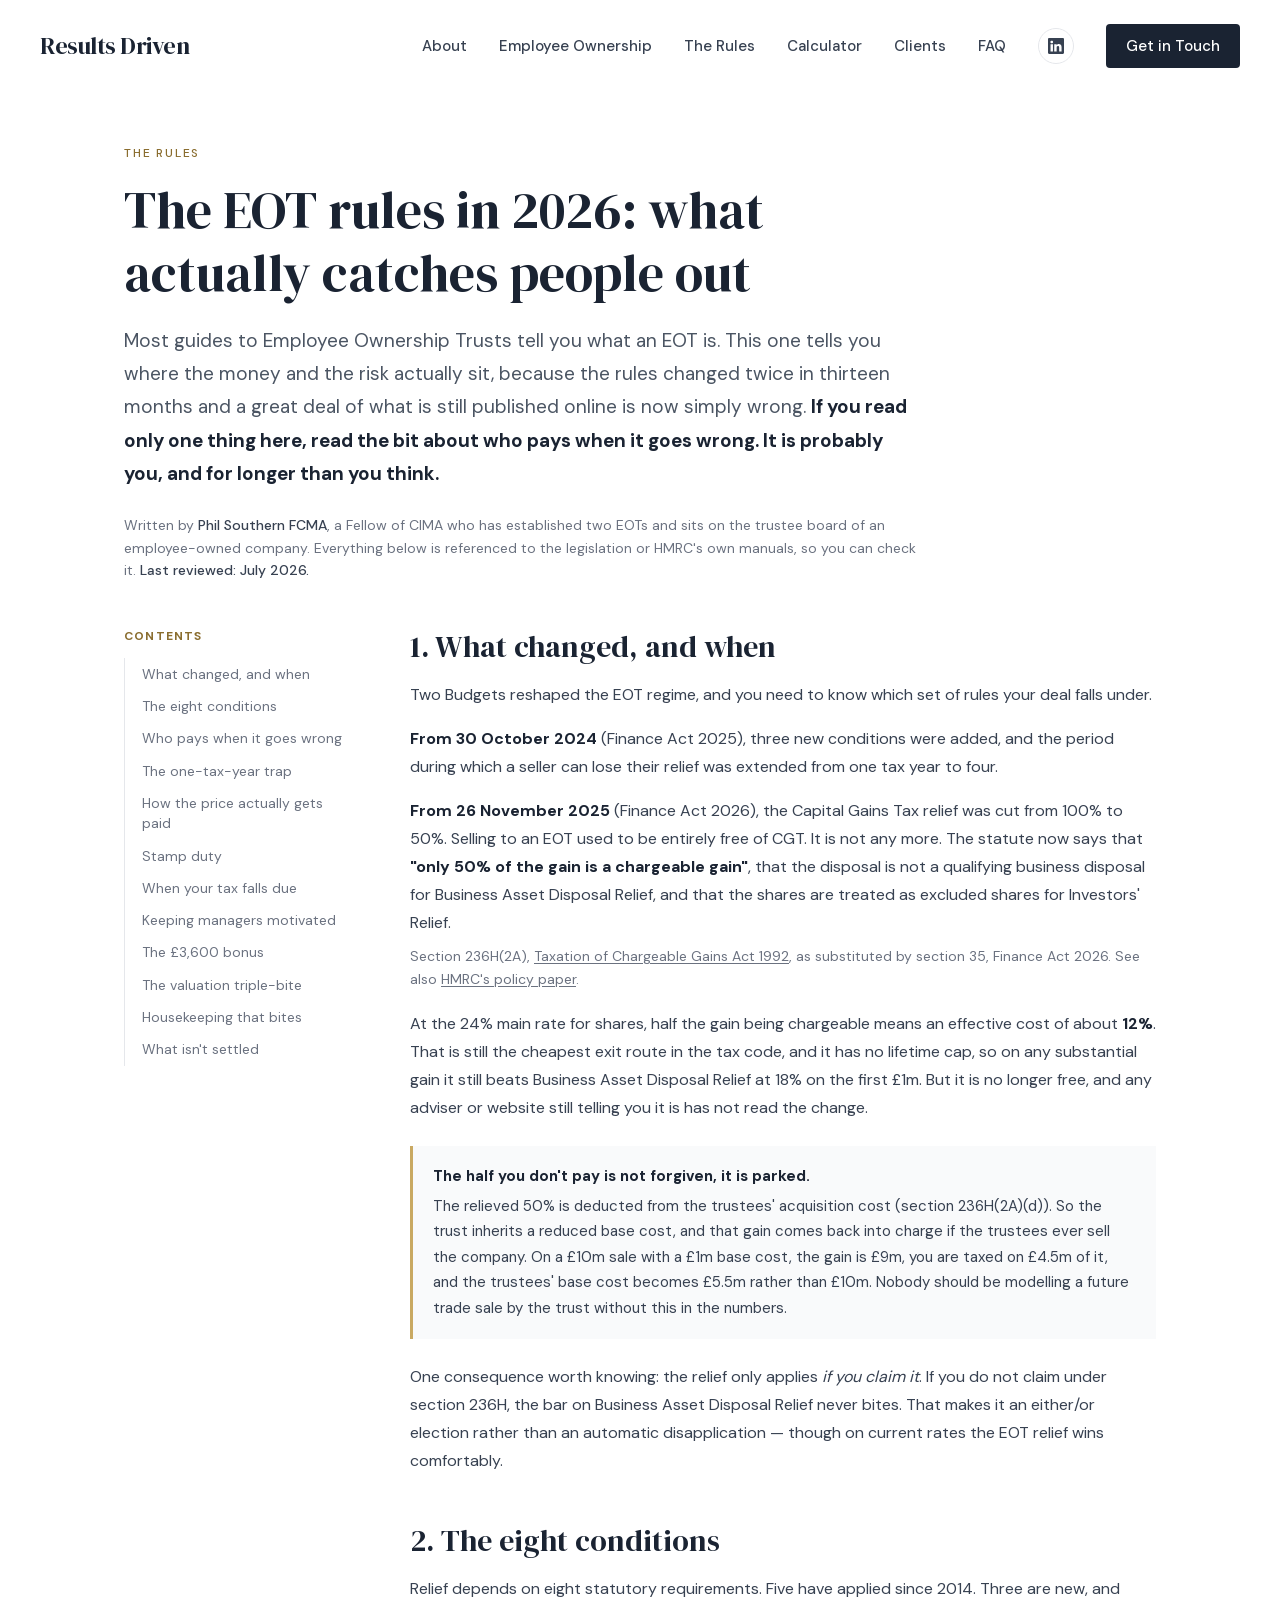
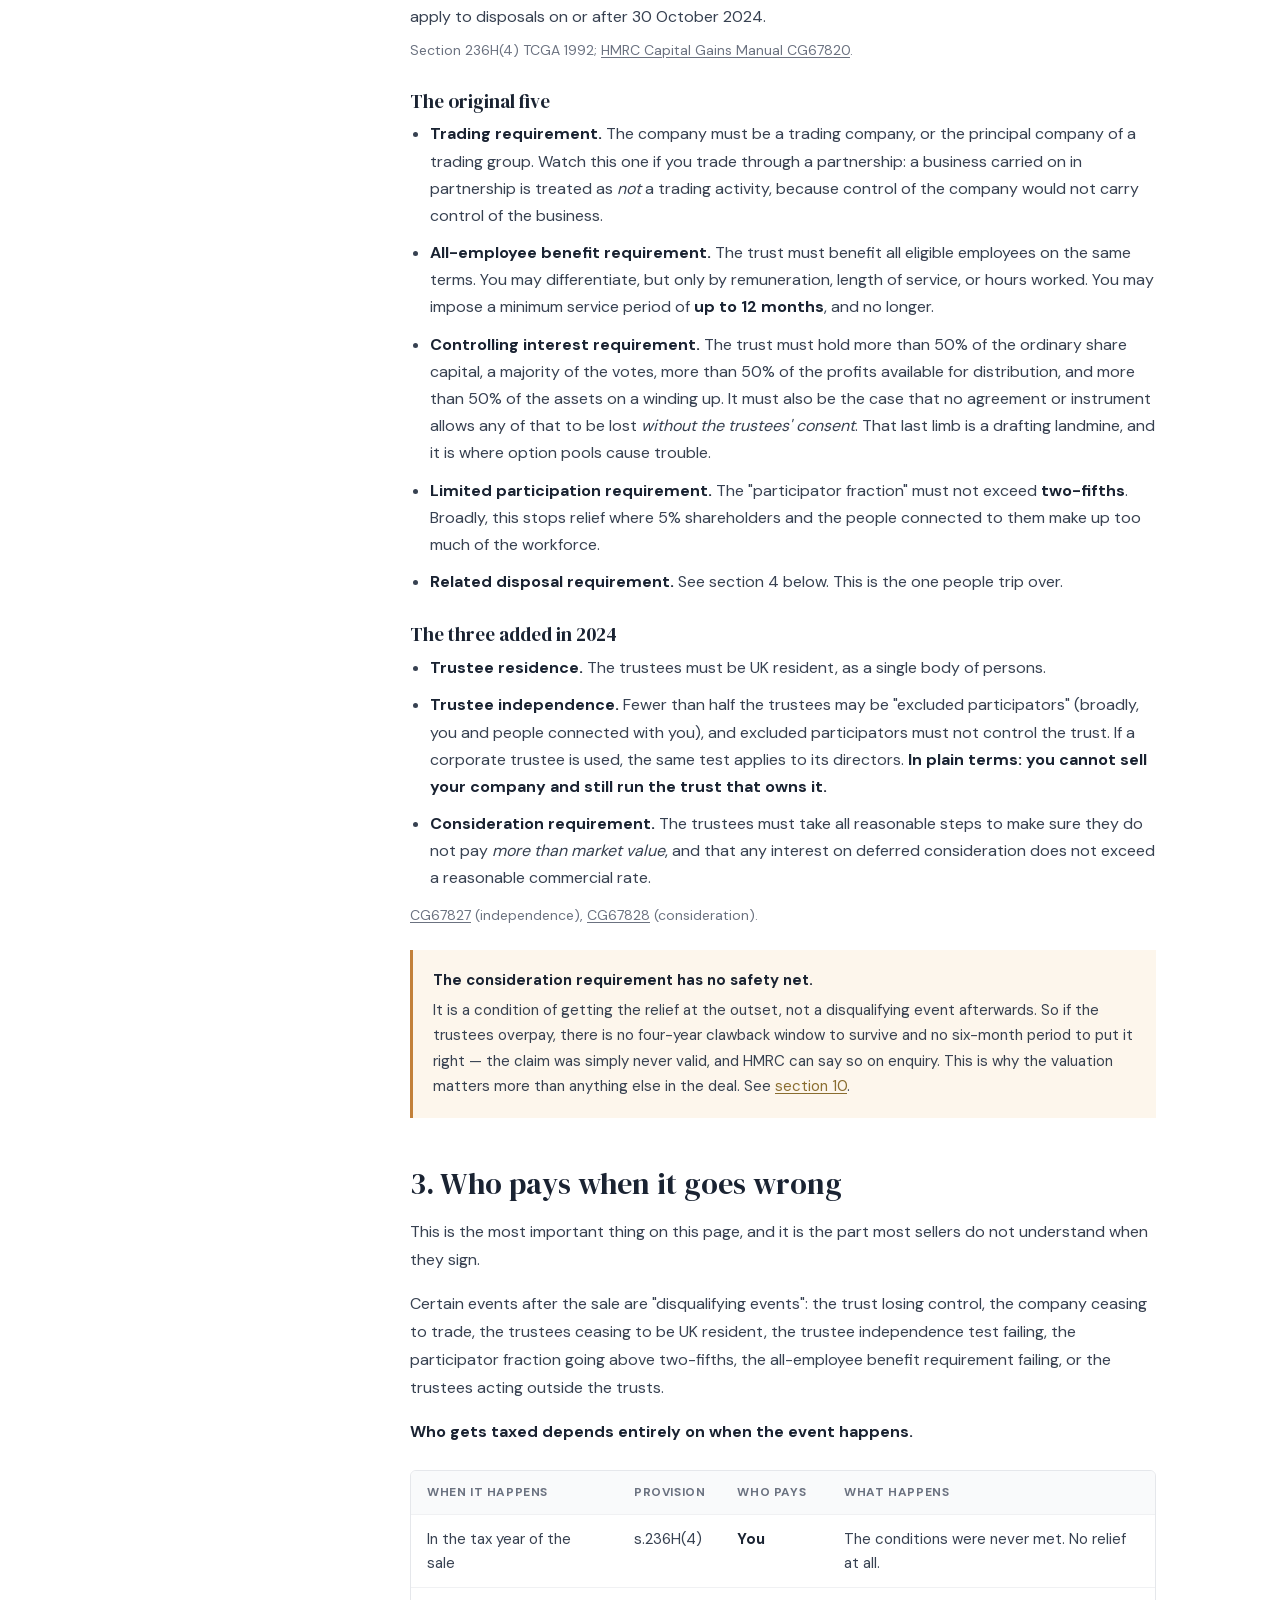
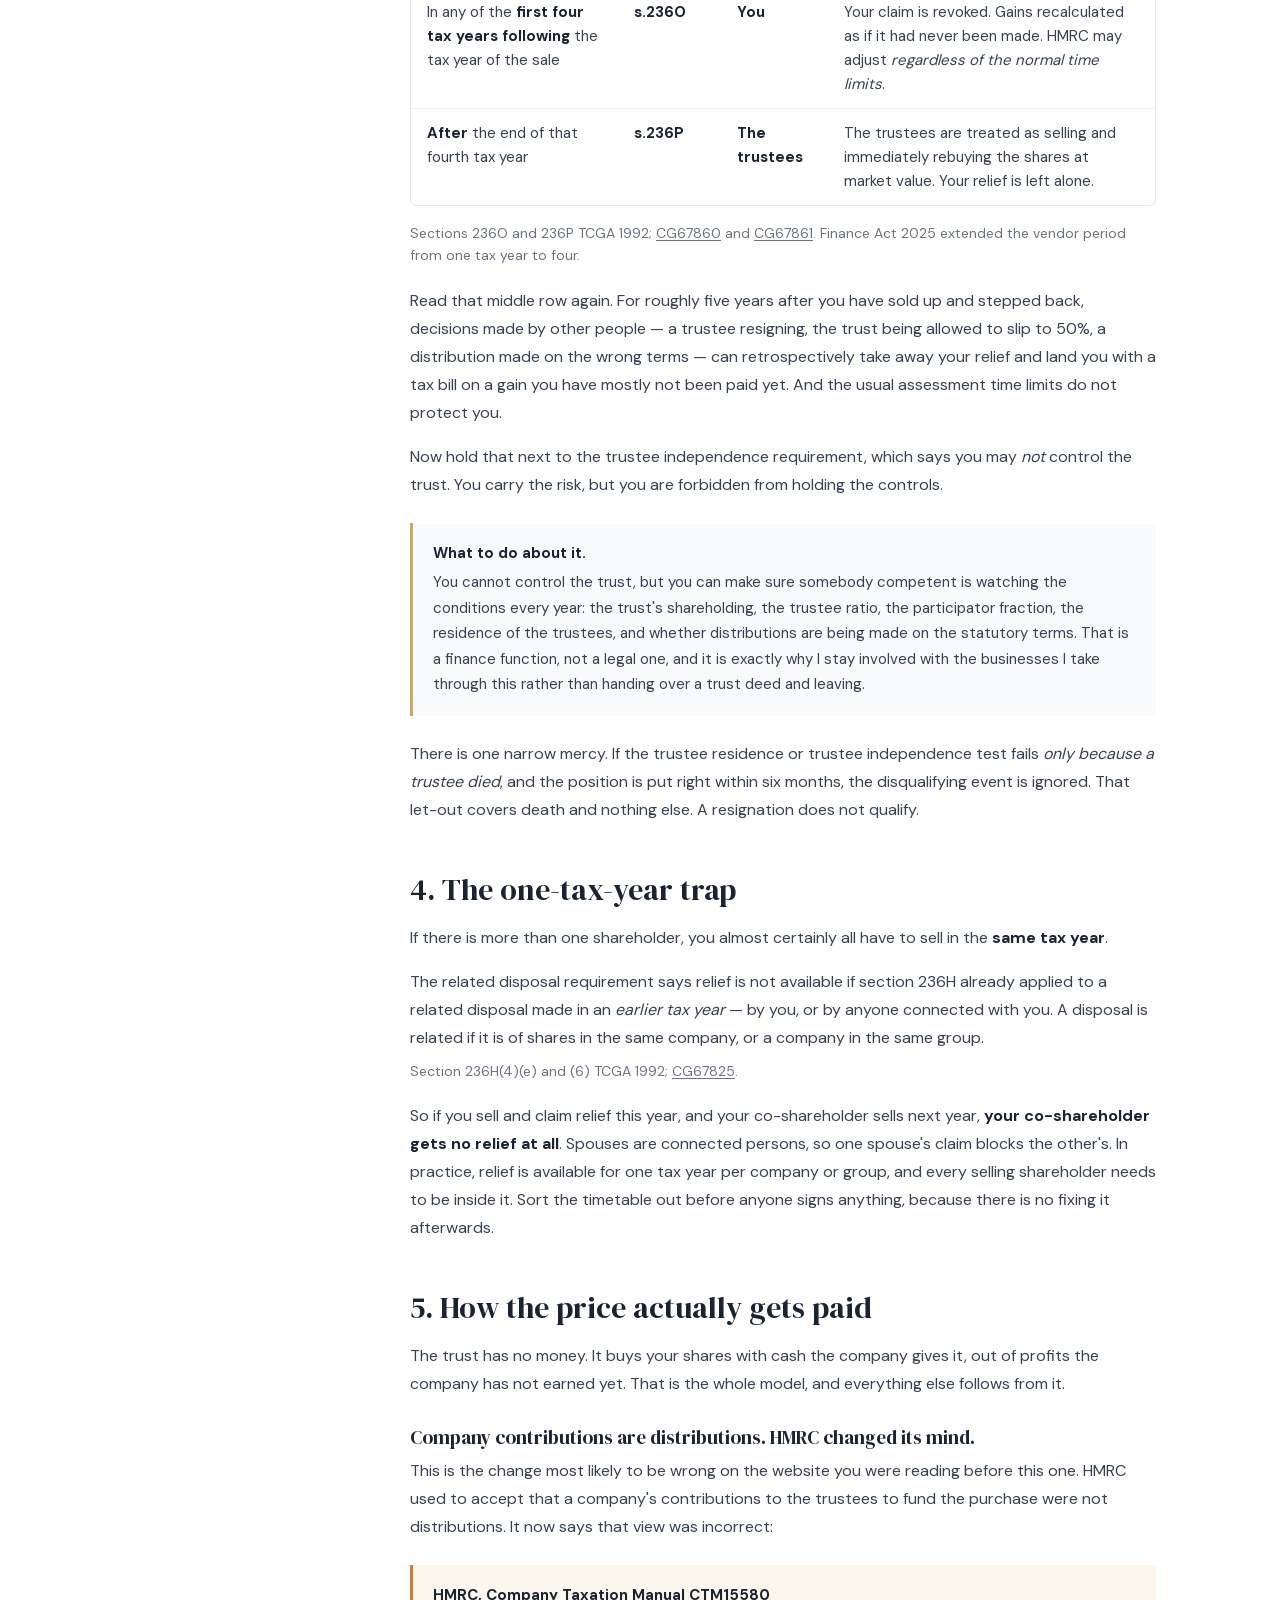
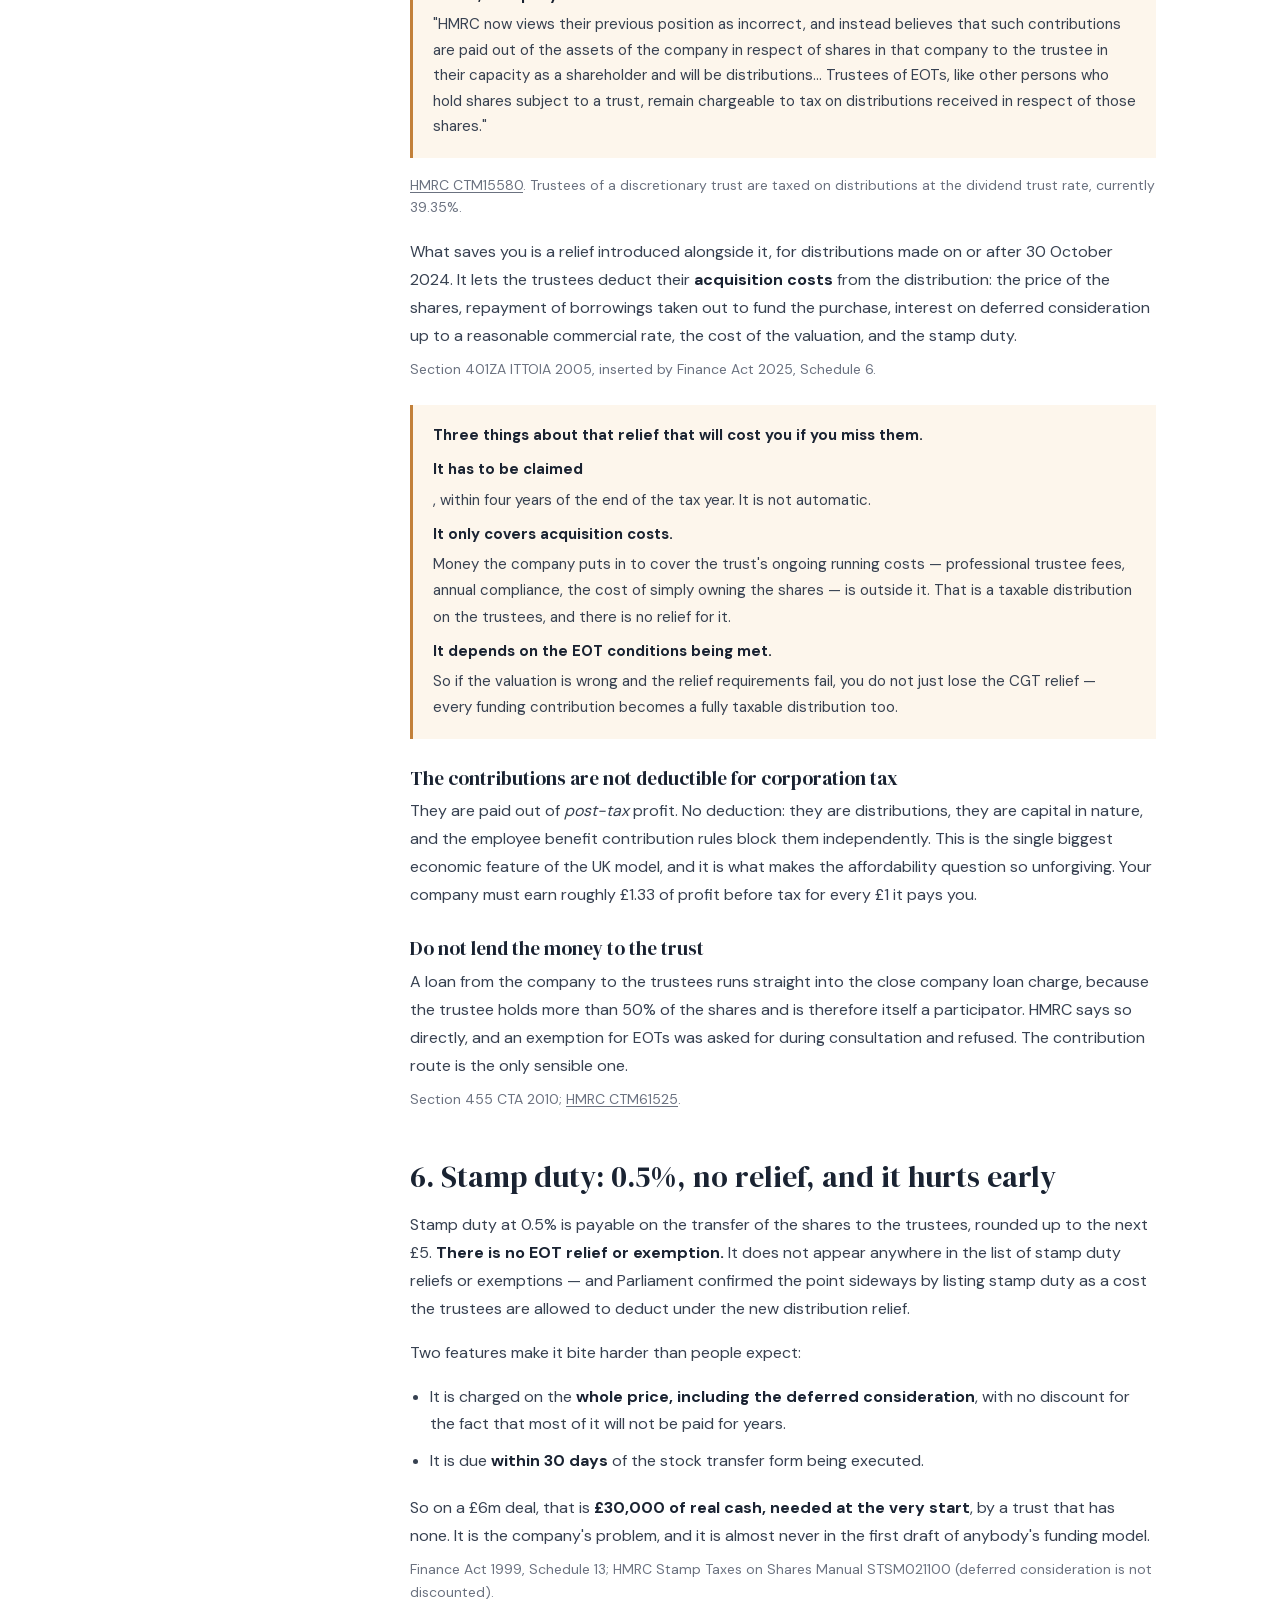
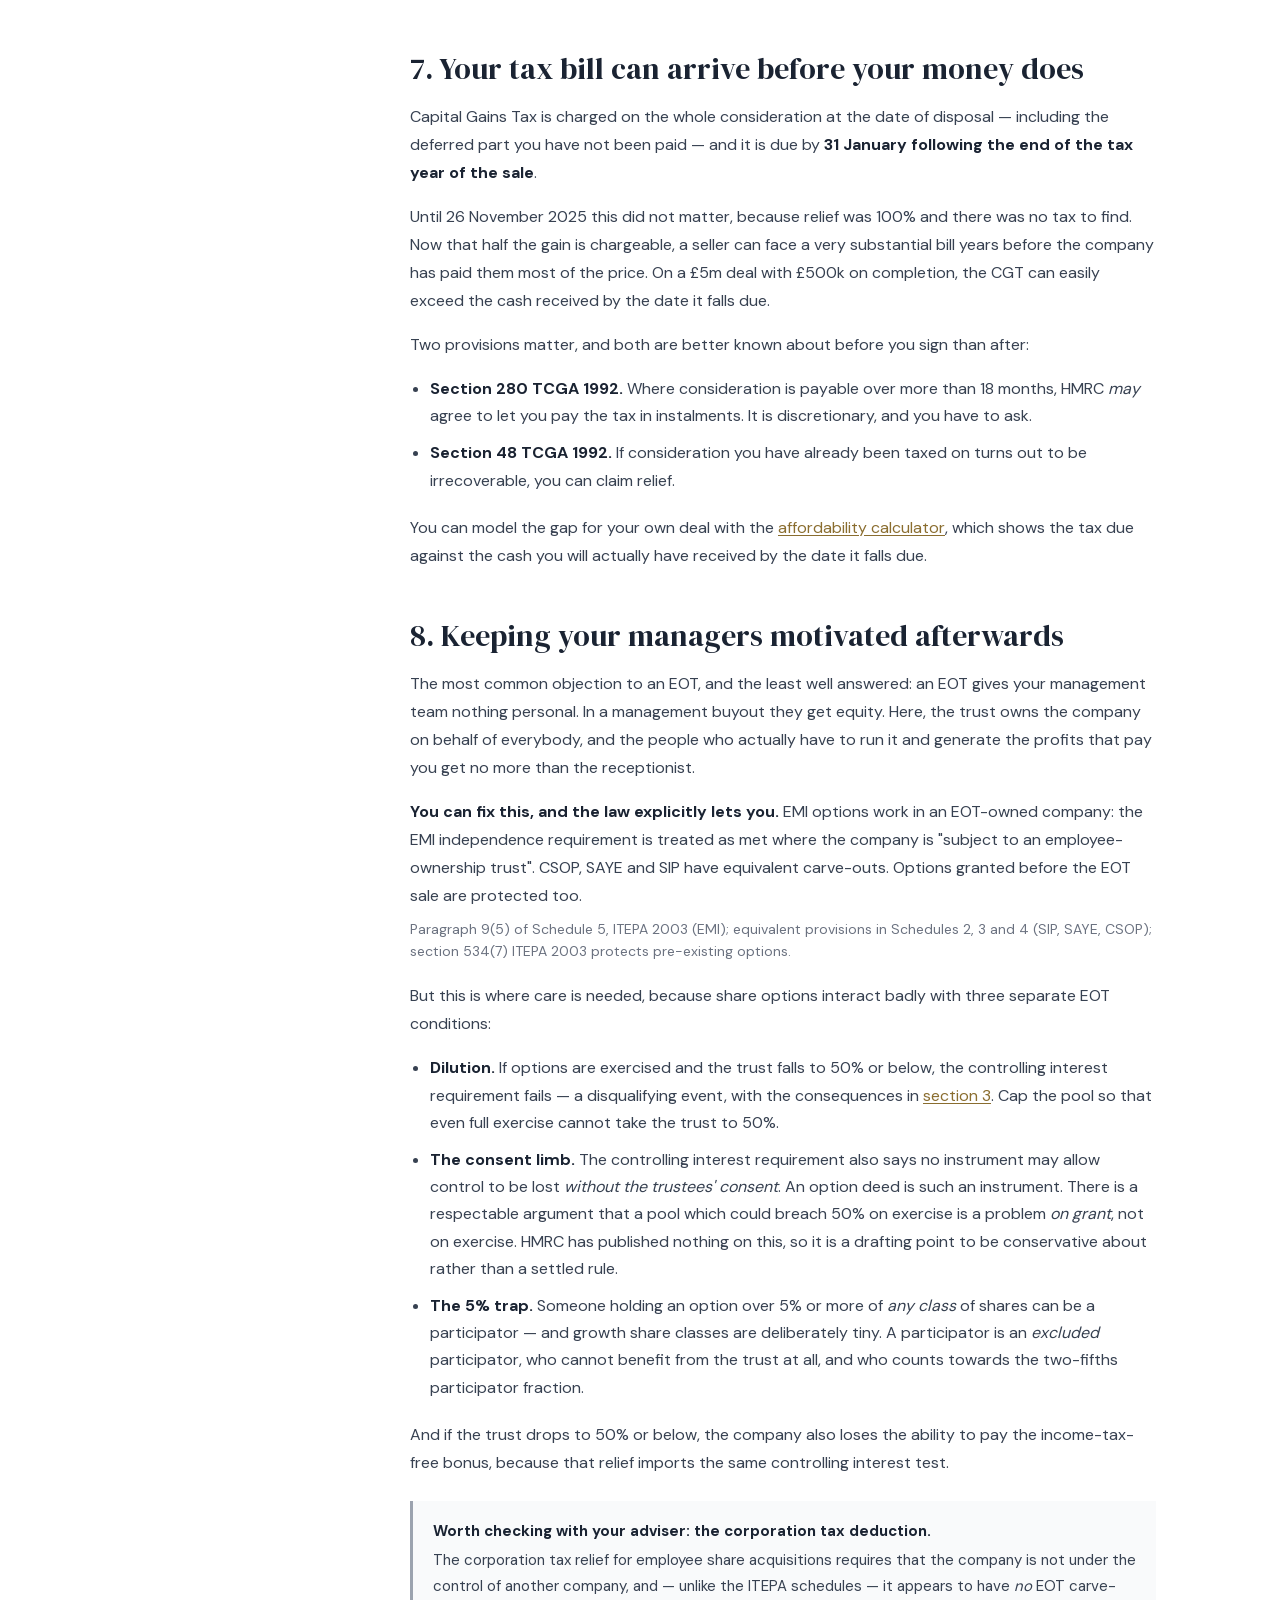
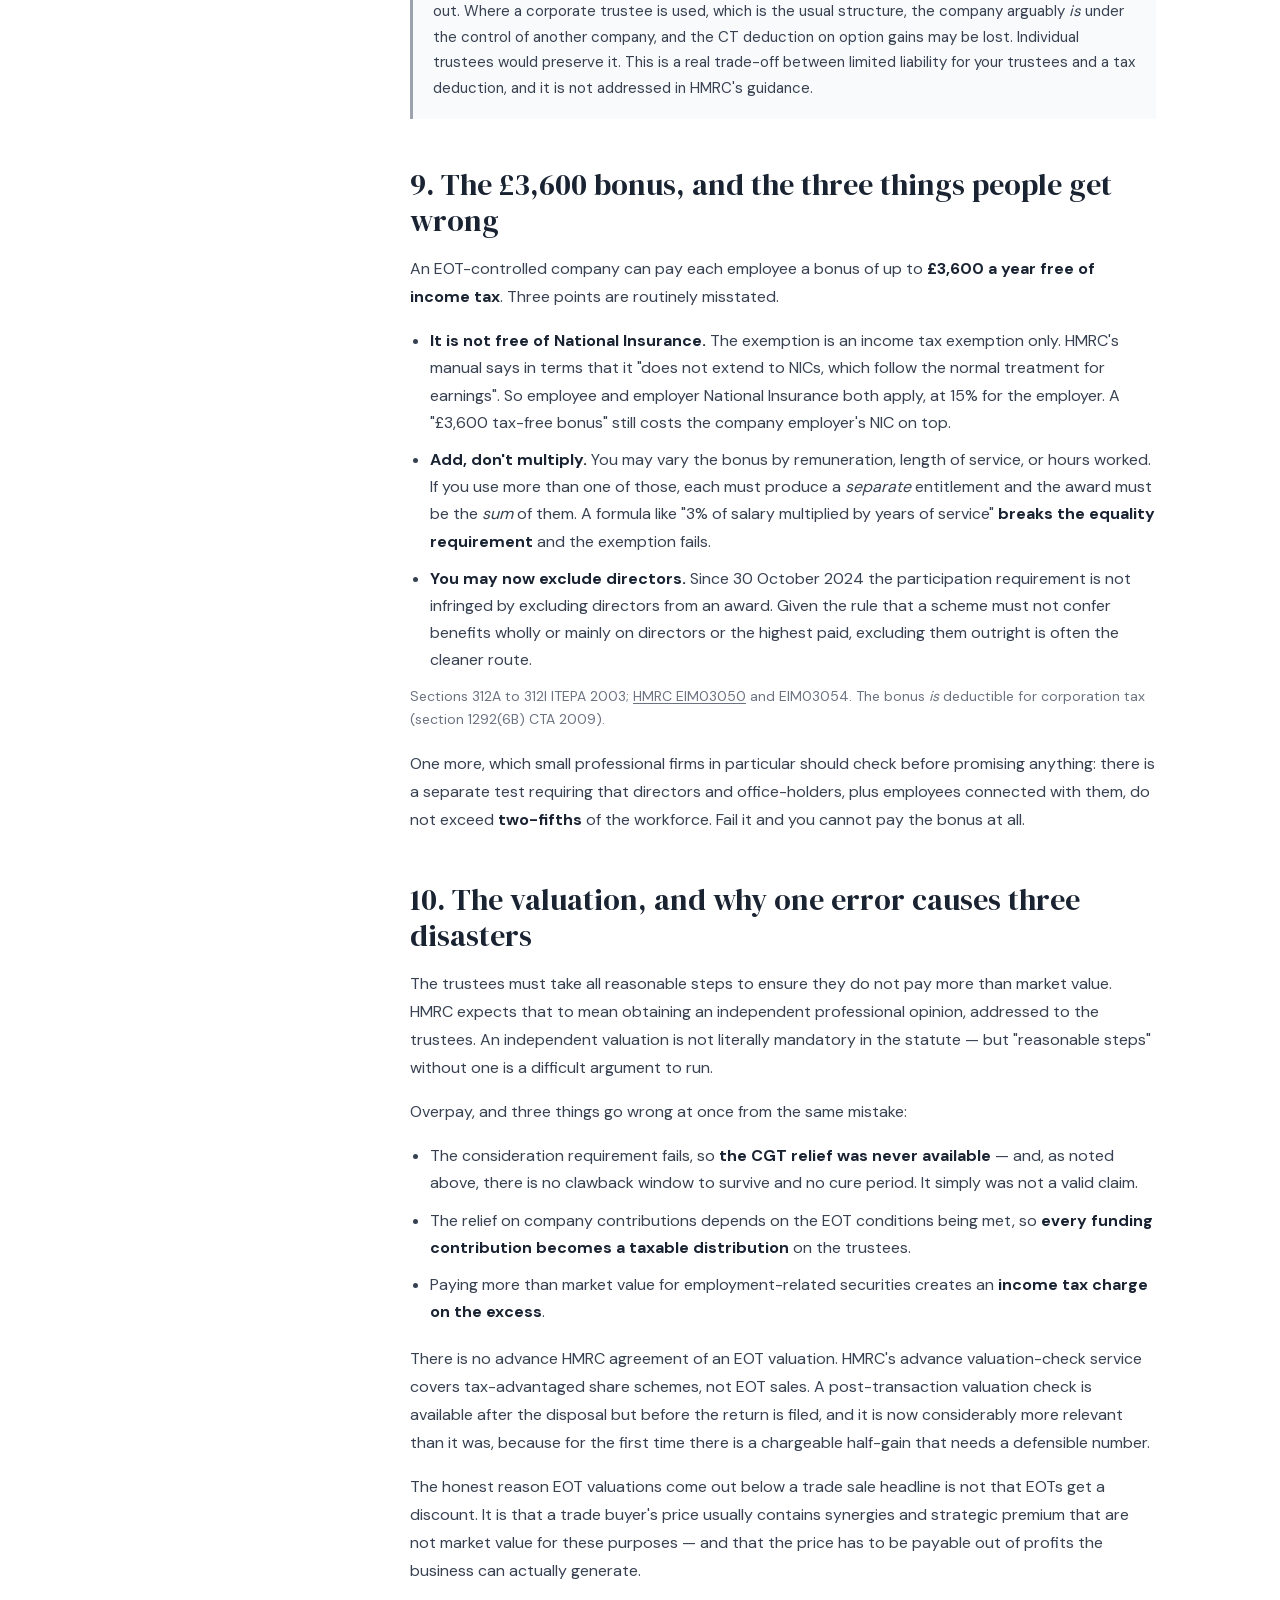
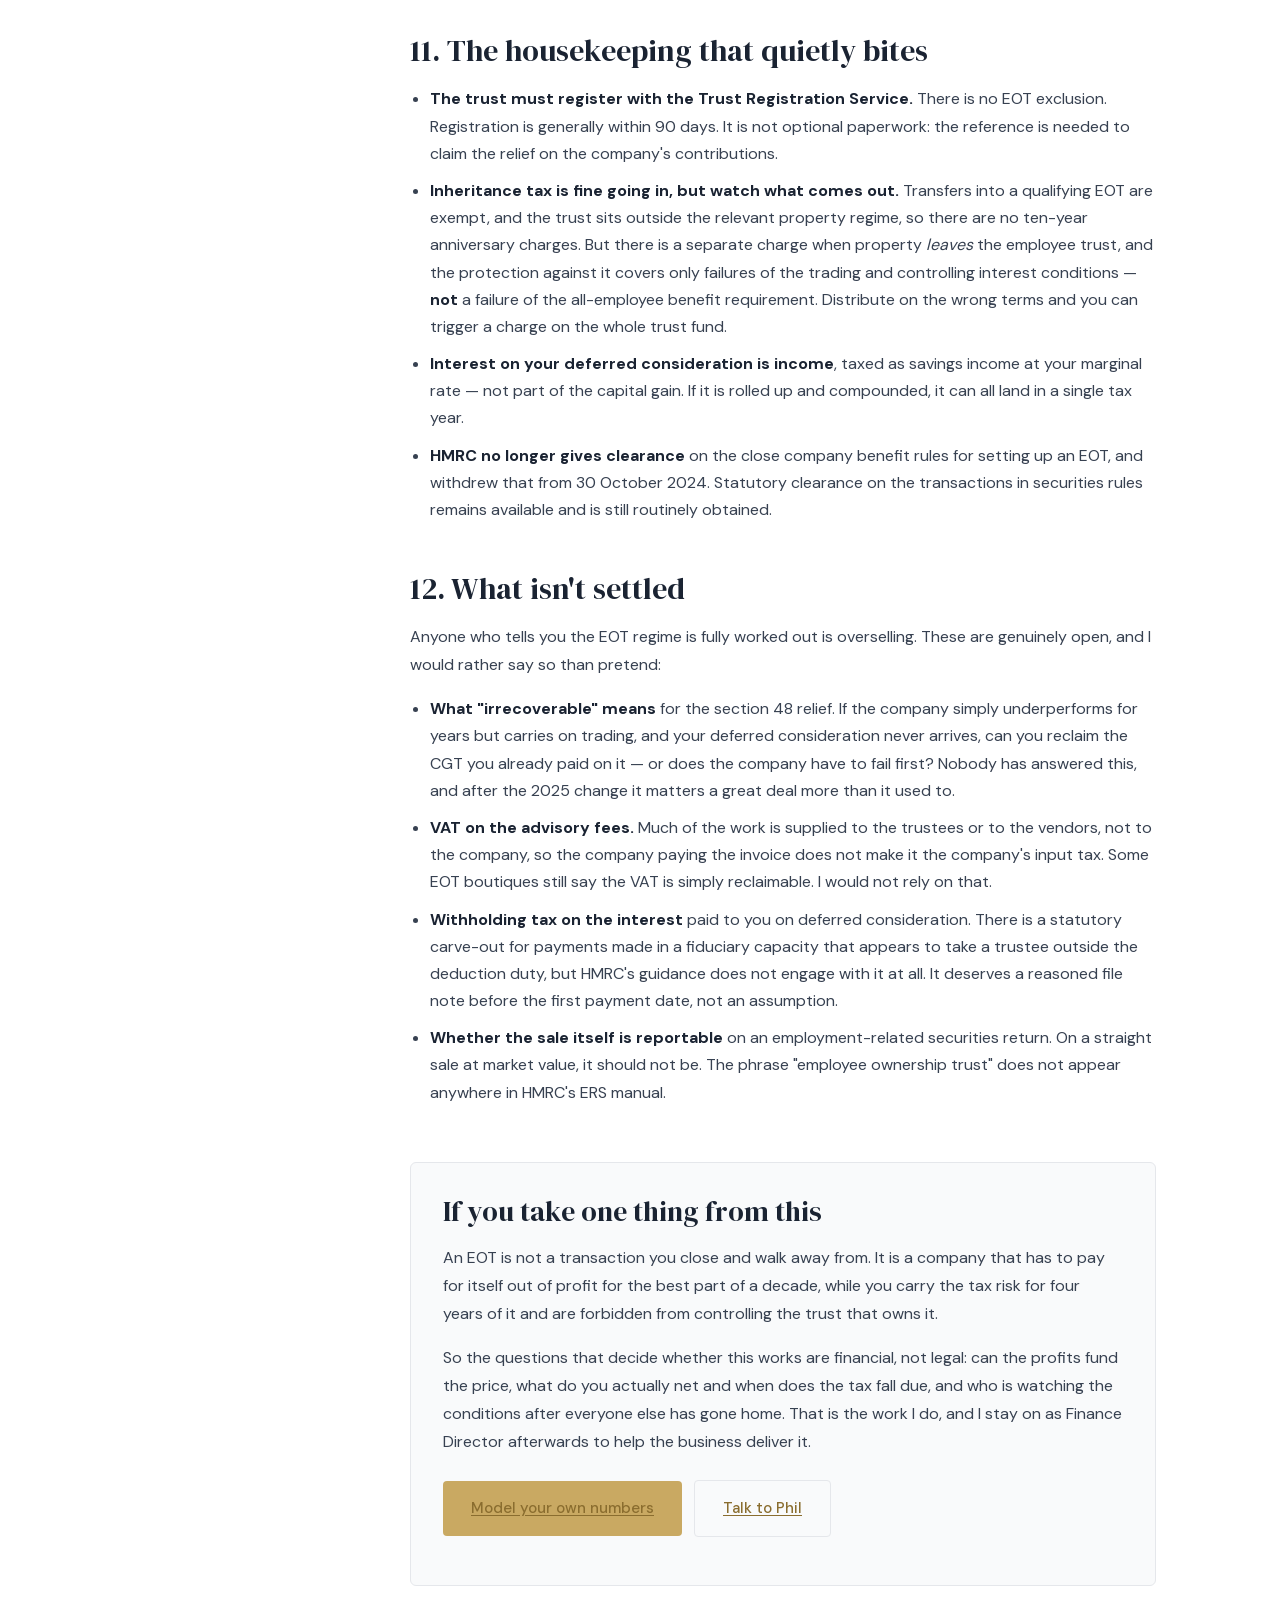
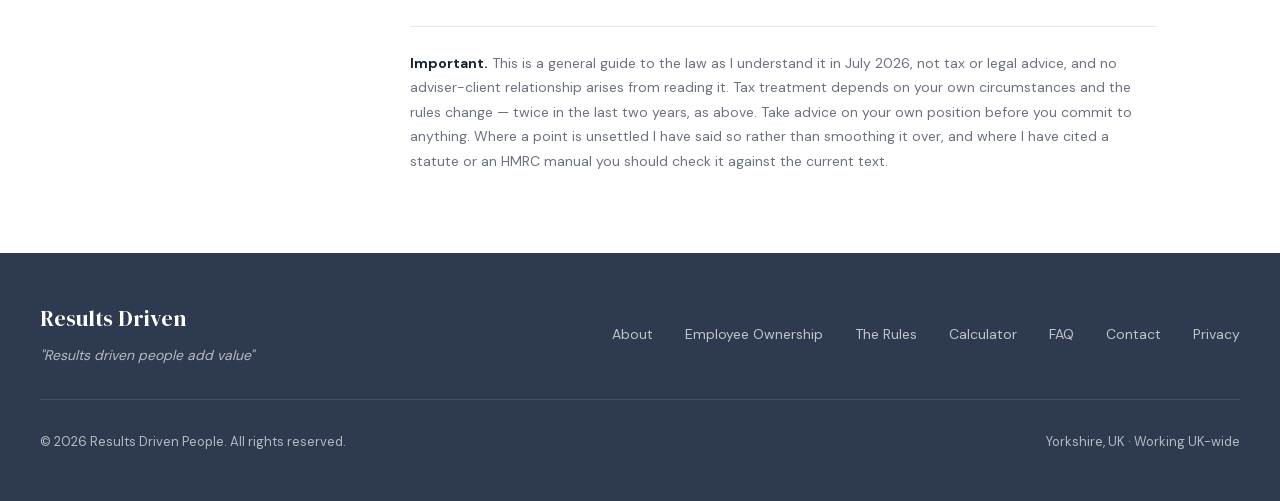
<file: eot-rules-2026.html>
<!DOCTYPE html>
<html lang="en-GB">

<head>
  <meta charset="utf-8">
  <meta name="viewport" content="width=device-width, initial-scale=1.0, viewport-fit=cover">

  <title>The EOT Rules in 2026: What Actually Catches People Out | Results Driven</title>
  <meta name="title" content="The EOT Rules in 2026: What Actually Catches People Out">
  <meta name="description" content="A working guide to UK Employee Ownership Trusts under the 2026 rules. The 50% CGT relief, the eight statutory conditions, the four-year vendor clawback, why company contributions are now distributions, stamp duty, and how to keep managers motivated with EMI. Written by Phil Southern FCMA, with citations to the legislation and HMRC's manuals.">
  <meta name="keywords" content="EOT rules 2026, employee ownership trust rules, EOT CGT relief 50%, s236H TCGA 1992, EOT disqualifying event, EOT clawback, EOT stamp duty, EMI in an EOT owned company, EOT distributions s401ZA, EOT trustee independence requirement">
  <meta name="author" content="Phil Southern FCMA, Results Driven">
  <meta name="robots" content="index, follow, max-snippet:-1, max-image-preview:large">
  <link rel="canonical" href="https://www.resultsdriven.co.uk/eot-rules-2026.html">

  <meta property="og:type" content="article">
  <meta property="og:url" content="https://www.resultsdriven.co.uk/eot-rules-2026.html">
  <meta property="og:site_name" content="Results Driven">
  <meta property="og:title" content="The EOT Rules in 2026: What Actually Catches People Out">
  <meta property="og:description" content="The 50% CGT relief, the eight statutory conditions, the four-year vendor clawback, and the traps that cost people their relief. Cited to the legislation and HMRC's manuals.">
  <meta property="og:image" content="https://www.resultsdriven.co.uk/assets/img/og-home.jpg">
  <meta property="og:image:width" content="1200">
  <meta property="og:image:height" content="630">
  <meta property="og:image:alt" content="The EOT rules in 2026 - Results Driven">
  <meta property="og:locale" content="en_GB">

  <meta name="twitter:card" content="summary_large_image">
  <meta name="twitter:title" content="The EOT Rules in 2026: What Actually Catches People Out">
  <meta name="twitter:description" content="The 50% CGT relief, the eight statutory conditions, the four-year vendor clawback, and the traps that cost people their relief.">
  <meta name="twitter:image" content="https://www.resultsdriven.co.uk/assets/img/og-home.jpg">

  <link rel="icon" type="image/png" sizes="32x32" href="assets/img/favicon-32.png">
  <link rel="apple-touch-icon" sizes="180x180" href="assets/img/apple-touch-icon.png">
  <link rel="manifest" href="manifest.json">
  <meta name="theme-color" content="#1a2332">

  <link rel="preload" href="assets/fonts/dm-serif-display-latin-400.woff2" as="font" type="font/woff2" crossorigin fetchpriority="high">
  <link rel="preload" href="assets/fonts/dm-sans-latin-var.woff2" as="font" type="font/woff2" crossorigin fetchpriority="high">
  <link rel="preload" href="assets/css/style.css" as="style">
  <style>
    @font-face{font-family:'DM Sans';src:url(assets/fonts/dm-sans-latin-var.woff2) format('woff2-variations');font-weight:400 700;font-style:normal;font-display:swap}
    @font-face{font-family:'DM Serif Display';src:url(assets/fonts/dm-serif-display-latin-400.woff2) format('woff2');font-weight:400;font-style:normal;font-display:swap}
    *,*::before,*::after{box-sizing:border-box;margin:0;padding:0}
    html{scroll-behavior:smooth;-webkit-font-smoothing:antialiased}
    body{font-family:'DM Sans',-apple-system,BlinkMacSystemFont,sans-serif;font-size:1rem;line-height:1.6;color:#374151;background:#fff}
    a{color:inherit;text-decoration:none}
    h1,h2,h3,h4{font-family:'DM Serif Display',Georgia,serif;font-weight:400;line-height:1.2;color:#1a2332}
  </style>
  <link href="assets/css/style.css" rel="stylesheet">

  <style>
    .guide-main{max-width:1080px;margin:0 auto;padding:9rem 1.5rem 4rem}
    .guide-head{max-width:72ch;margin-bottom:3rem}
    .guide-head h1{font-size:clamp(2rem,4.5vw,3.25rem);margin-bottom:1.25rem}
    .guide-lede{font-size:1.1875rem;color:#4b5563;line-height:1.75}
    .guide-lede strong{color:#1a2332}
    .guide-meta{margin-top:1.5rem;font-size:.875rem;color:#6b7280}
    .guide-meta strong{color:#374151;font-weight:500}

    .guide-layout{display:grid;grid-template-columns:230px 1fr;gap:3.5rem;align-items:start}
    .guide-toc{position:sticky;top:7rem;font-size:.875rem}
    .guide-toc h2{font-size:.75rem;font-weight:700;letter-spacing:.1em;text-transform:uppercase;color:#8a6d2f;font-family:'DM Sans',sans-serif;margin-bottom:.875rem}
    .guide-toc ol{list-style:none;counter-reset:toc;border-left:1px solid #e5e7eb}
    .guide-toc li{counter-increment:toc}
    .guide-toc a{display:block;padding:.375rem 0 .375rem 1rem;color:#6b7280;margin-left:-1px;border-left:2px solid transparent;line-height:1.45}
    .guide-toc a:hover{color:#1a2332;border-left-color:#c9a962}

    .guide-body{max-width:72ch;min-width:0}
    .guide-body h2{font-size:1.875rem;margin:3rem 0 1rem;scroll-margin-top:7rem}
    .guide-body h2:first-child{margin-top:0}
    .guide-body h3{font-size:1.1875rem;margin:1.75rem 0 .5rem}
    .guide-body p{margin-bottom:1rem;line-height:1.75}
    .guide-body ul{margin:0 0 1.25rem 1.25rem}
    .guide-body li{margin-bottom:.625rem;line-height:1.7}
    .guide-body a{color:#8a6d2f;text-decoration:underline;text-underline-offset:2px}
    .guide-body a:hover{color:#1a2332}
    .guide-body strong{color:#1a2332}

    .cite{font-size:.875rem;color:#6b7280;display:block;margin:-.5rem 0 1.25rem}
    .cite a{color:#6b7280}

    .callout{border-left:3px solid #c9a962;background:#f9fafb;padding:1.125rem 1.25rem;margin:1.5rem 0;font-size:.9375rem;line-height:1.7}
    .callout strong:first-child{display:block;color:#1a2332;margin-bottom:.25rem}
    .callout-warn{border-left-color:#c2803a;background:#fdf6ec}
    .callout-open{border-left-color:#9ca3af;background:#f9fafb}

    .guide-table-wrap{overflow-x:auto;border:1px solid #e5e7eb;border-radius:6px;margin:1.5rem 0}
    table.guide-table{width:100%;border-collapse:collapse;font-size:.9375rem;min-width:560px}
    .guide-table th,.guide-table td{padding:.75rem 1rem;text-align:left;border-bottom:1px solid #f0f1f3;vertical-align:top}
    .guide-table th{font-size:.75rem;font-weight:700;letter-spacing:.05em;text-transform:uppercase;color:#6b7280;background:#f9fafb}
    .guide-table tbody tr:last-child td{border-bottom:0}

    .guide-cta{border:1px solid #e5e7eb;border-radius:6px;padding:2rem;margin-top:3.5rem;background:#f9fafb}
    .guide-cta h2{margin-top:0}
    .guide-disclaimer{font-size:.875rem;color:#6b7280;line-height:1.7;border-top:1px solid #e5e7eb;padding-top:1.5rem;margin-top:2.5rem}

    @media(max-width:900px){
      .guide-layout{grid-template-columns:1fr;gap:2rem}
      .guide-toc{position:static;border:1px solid #e5e7eb;border-radius:6px;padding:1.25rem}
      .guide-toc ol{border-left:0}
      .guide-main{padding-top:7rem}
    }
  </style>

  <script type="application/ld+json">
  {
    "@context": "https://schema.org",
    "@graph": [
      {
        "@type": "Article",
        "@id": "https://www.resultsdriven.co.uk/eot-rules-2026.html#article",
        "headline": "The EOT rules in 2026: what actually catches people out",
        "description": "A working guide to UK Employee Ownership Trusts under the 2026 rules: the 50% Capital Gains Tax relief, the eight statutory relief requirements, the four-year vendor clawback, the reversal of HMRC's position on company contributions, stamp duty, and share options in an EOT-owned company.",
        "author": {
          "@type": "Person",
          "@id": "https://www.resultsdriven.co.uk/#phil-southern",
          "name": "Phil Southern"
        },
        "publisher": { "@id": "https://www.resultsdriven.co.uk/#business" },
        "datePublished": "2026-07-14",
        "dateModified": "2026-07-14",
        "inLanguage": "en-GB",
        "isAccessibleForFree": true,
        "about": { "@type": "Thing", "name": "Employee Ownership Trust" },
        "citation": [
          "Taxation of Chargeable Gains Act 1992, section 236H",
          "Finance Act 2026, section 35",
          "Finance Act 2025, Schedule 6",
          "HMRC Capital Gains Manual CG67800 to CG67890",
          "HMRC Company Taxation Manual CTM15580",
          "Income Tax (Earnings and Pensions) Act 2003, sections 312A to 312I"
        ]
      },
      {
        "@type": "FAQPage",
        "@id": "https://www.resultsdriven.co.uk/eot-rules-2026.html#faq",
        "mainEntity": [
          {
            "@type": "Question",
            "name": "How much Capital Gains Tax do I pay on a sale to an EOT in 2026?",
            "acceptedAnswer": {
              "@type": "Answer",
              "text": "For disposals on or after 26 November 2025, only 50% of the gain is a chargeable gain (section 236H(2A) TCGA 1992, substituted by section 35 Finance Act 2026). Before that date the relief was 100% and the disposal was free of Capital Gains Tax. Business Asset Disposal Relief and Investors' Relief cannot be claimed on a disposal where the EOT relief is claimed. At the 24% main rate the effective cost is about 12% of the gain. The relieved half is not forgiven: it is deducted from the trustees' acquisition cost, so it comes back into charge if the trust ever sells the company."
            }
          },
          {
            "@type": "Question",
            "name": "Who pays the tax if the EOT conditions are broken after the sale?",
            "acceptedAnswer": {
              "@type": "Answer",
              "text": "It depends entirely on when it happens. If a disqualifying event occurs in any of the first four tax years following the tax year of your disposal, section 236O TCGA 1992 revokes your claim and your gains are recalculated as if it had never been made, and HMRC may make that adjustment regardless of the normal time limits. That charge falls on the seller. If a disqualifying event occurs after the end of that fourth tax year, section 236P applies instead and the trustees are treated as disposing of and immediately reacquiring the shares at market value. That charge falls on the trustees. Finance Act 2025 extended the vendor clawback period from one tax year to four for disposals on or after 30 October 2024."
            }
          },
          {
            "@type": "Question",
            "name": "Are company contributions to an EOT treated as distributions?",
            "acceptedAnswer": {
              "@type": "Answer",
              "text": "Yes, and this reversed. HMRC previously accepted that contributions to the trustees to fund the purchase were not distributions. HMRC's Company Taxation Manual at CTM15580 now says that view was incorrect, and that such contributions are paid out of the assets of the company in respect of shares, to the trustee in its capacity as a shareholder, and are distributions. What rescues the position is a relief introduced by Finance Act 2025 for distributions made on or after 30 October 2024, in section 401ZA ITTOIA 2005, which lets the trustees deduct qualifying acquisition costs from the distribution. The relief must be claimed, within four years of the end of the tax year. It does not cover the ongoing running costs of the trust."
            }
          },
          {
            "@type": "Question",
            "name": "Is stamp duty payable on a sale to an EOT?",
            "acceptedAnswer": {
              "@type": "Answer",
              "text": "Yes. Stamp duty at 0.5% is payable on the transfer of the shares to the trustees, rounded up to the next £5, and there is no EOT relief or exemption. It is charged on the whole price, including the deferred consideration, with no discount for the fact that most of the money will not be paid for years, and it is due within 30 days of the stock transfer form being executed. On a £6m deal that is £30,000 of real cash, needed at the outset, by a trust that has no money."
            }
          },
          {
            "@type": "Question",
            "name": "Can an EOT-owned company still grant EMI options to its management team?",
            "acceptedAnswer": {
              "@type": "Answer",
              "text": "Yes. There is an express carve-out: the EMI independence requirement is treated as met if the company is subject to an employee-ownership trust (paragraph 9(5) of Schedule 5 ITEPA 2003). CSOP, SAYE and SIP have equivalent carve-outs. But the option pool must be structured so that the trust keeps more than 50% of the ordinary share capital, votes, profits and assets on a winding up. If it drops to 50% or below, the controlling interest requirement fails, which is a disqualifying event, and the company also stops being able to pay the income-tax-free employee bonus."
            }
          },
          {
            "@type": "Question",
            "name": "Is the £3,600 employee bonus free of National Insurance?",
            "acceptedAnswer": {
              "@type": "Answer",
              "text": "No. The exemption in section 312A ITEPA 2003 is an income tax exemption only. HMRC's Employment Income Manual at EIM03050 states that the exemption does not extend to National Insurance contributions, which follow the normal treatment for earnings. So both employee and employer National Insurance are payable, including the 15% employer rate. The bonus is deductible for corporation tax, by virtue of section 1292(6B) CTA 2009."
            }
          }
        ]
      },
      {
        "@type": "BreadcrumbList",
        "itemListElement": [
          { "@type": "ListItem", "position": 1, "name": "Home", "item": "https://www.resultsdriven.co.uk/" },
          { "@type": "ListItem", "position": 2, "name": "The EOT rules in 2026", "item": "https://www.resultsdriven.co.uk/eot-rules-2026.html" }
        ]
      }
    ]
  }
  </script>
</head>

<body>

  <a href="#main-content" class="skip-link">Skip to main content</a>

  <nav class="site-nav" role="navigation" aria-label="Main navigation">
    <div class="nav-container">
      <a href="/" class="nav-logo" aria-label="Results Driven - Home">
        <span class="logo-text">Results Driven</span>
      </a>
      <div class="nav-links" id="nav-links">
        <a href="/#about">About</a>
        <a href="/#employee-ownership">Employee Ownership</a>
        <a href="/eot-rules-2026.html" aria-current="page">The Rules</a>
        <a href="/eot-affordability-calculator.html">Calculator</a>
        <a href="/#clients">Clients</a>
        <a href="/#faq">FAQ</a>
        <a href="https://www.linkedin.com/in/philsouthern/" target="_blank" rel="noopener" class="nav-linkedin" aria-label="View Phil's LinkedIn Profile"><svg class="ico" viewBox="0 0 16 16" aria-hidden="true" focusable="false"><path d="M0 1.146C0 .513.526 0 1.175 0h13.65C15.474 0 16 .513 16 1.146v13.708c0 .633-.526 1.146-1.175 1.146H1.175C.526 16 0 15.487 0 14.854zm4.943 12.248V6.169H2.542v7.225zm-1.2-8.212c.837 0 1.358-.554 1.358-1.248-.015-.709-.52-1.248-1.342-1.248S2.4 3.226 2.4 3.934c0 .694.521 1.248 1.327 1.248zm4.908 8.212V9.359c0-.216.016-.432.08-.586.173-.431.568-.878 1.232-.878.869 0 1.216.662 1.216 1.634v3.865h2.401V9.25c0-2.22-1.184-3.252-2.764-3.252-1.274 0-1.845.7-2.165 1.193v.025h-.016l.016-.025V6.169h-2.4c.03.678 0 7.225 0 7.225z"/></svg></a>
        <a href="/#contact" class="nav-cta">Get in Touch</a>
      </div>
      <button class="nav-toggle" aria-label="Toggle navigation menu" aria-expanded="false" aria-controls="nav-links">
        <span></span>
        <span></span>
      </button>
    </div>
  </nav>

  <main class="guide-main" id="main-content">

    <div class="guide-head">
      <p class="section-label">The Rules</p>
      <h1>The EOT rules in 2026: what actually catches people out</h1>
      <p class="guide-lede">Most guides to Employee Ownership Trusts tell you what an EOT is. This one tells you where the money and the risk actually sit, because the rules changed twice in thirteen months and a great deal of what is still published online is now simply wrong. <strong>If you read only one thing here, read the bit about who pays when it goes wrong. It is probably you, and for longer than you think.</strong></p>
      <p class="guide-meta">Written by <strong>Phil Southern FCMA</strong>, a Fellow of CIMA who has established two EOTs and sits on the trustee board of an employee-owned company. Everything below is referenced to the legislation or HMRC's own manuals, so you can check it. <strong>Last reviewed: July 2026.</strong></p>
    </div>

    <div class="guide-layout">

      <nav class="guide-toc" aria-label="Contents">
        <h2>Contents</h2>
        <ol>
          <li><a href="#what-changed">What changed, and when</a></li>
          <li><a href="#conditions">The eight conditions</a></li>
          <li><a href="#clawback">Who pays when it goes wrong</a></li>
          <li><a href="#one-tax-year">The one-tax-year trap</a></li>
          <li><a href="#funding">How the price actually gets paid</a></li>
          <li><a href="#stamp-duty">Stamp duty</a></li>
          <li><a href="#timing">When your tax falls due</a></li>
          <li><a href="#management">Keeping managers motivated</a></li>
          <li><a href="#bonus">The £3,600 bonus</a></li>
          <li><a href="#valuation">The valuation triple-bite</a></li>
          <li><a href="#housekeeping">Housekeeping that bites</a></li>
          <li><a href="#unsettled">What isn't settled</a></li>
        </ol>
      </nav>

      <div class="guide-body">

        <h2 id="what-changed">1. What changed, and when</h2>
        <p>Two Budgets reshaped the EOT regime, and you need to know which set of rules your deal falls under.</p>
        <p><strong>From 30 October 2024</strong> (Finance Act 2025), three new conditions were added, and the period during which a seller can lose their relief was extended from one tax year to four.</p>
        <p><strong>From 26 November 2025</strong> (Finance Act 2026), the Capital Gains Tax relief was cut from 100% to 50%. Selling to an EOT used to be entirely free of CGT. It is not any more. The statute now says that <strong>"only 50% of the gain is a chargeable gain"</strong>, that the disposal is not a qualifying business disposal for Business Asset Disposal Relief, and that the shares are treated as excluded shares for Investors' Relief.</p>
        <span class="cite">Section 236H(2A), <a href="https://www.legislation.gov.uk/ukpga/1992/12/section/236H" rel="noopener">Taxation of Chargeable Gains Act 1992</a>, as substituted by section 35, Finance Act 2026. See also <a href="https://www.gov.uk/government/publications/capital-gains-tax-employee-ownership-trusts/capital-gains-tax-employee-ownership-trusts-relief-reduction" rel="noopener">HMRC's policy paper</a>.</span>
        <p>At the 24% main rate for shares, half the gain being chargeable means an effective cost of about <strong>12%</strong>. That is still the cheapest exit route in the tax code, and it has no lifetime cap, so on any substantial gain it still beats Business Asset Disposal Relief at 18% on the first £1m. But it is no longer free, and any adviser or website still telling you it is has not read the change.</p>

        <div class="callout">
          <strong>The half you don't pay is not forgiven, it is parked.</strong>
          The relieved 50% is deducted from the trustees' acquisition cost (section 236H(2A)(d)). So the trust inherits a reduced base cost, and that gain comes back into charge if the trustees ever sell the company. On a £10m sale with a £1m base cost, the gain is £9m, you are taxed on £4.5m of it, and the trustees' base cost becomes £5.5m rather than £10m. Nobody should be modelling a future trade sale by the trust without this in the numbers.
        </div>

        <p>One consequence worth knowing: the relief only applies <em>if you claim it</em>. If you do not claim under section 236H, the bar on Business Asset Disposal Relief never bites. That makes it an either/or election rather than an automatic disapplication — though on current rates the EOT relief wins comfortably.</p>

        <h2 id="conditions">2. The eight conditions</h2>
        <p>Relief depends on eight statutory requirements. Five have applied since 2014. Three are new, and apply to disposals on or after 30 October 2024.</p>
        <span class="cite">Section 236H(4) TCGA 1992; <a href="https://www.gov.uk/hmrc-internal-manuals/capital-gains-manual/cg67820" rel="noopener">HMRC Capital Gains Manual CG67820</a>.</span>

        <h3>The original five</h3>
        <ul>
          <li><strong>Trading requirement.</strong> The company must be a trading company, or the principal company of a trading group. Watch this one if you trade through a partnership: a business carried on in partnership is treated as <em>not</em> a trading activity, because control of the company would not carry control of the business.</li>
          <li><strong>All-employee benefit requirement.</strong> The trust must benefit all eligible employees on the same terms. You may differentiate, but only by remuneration, length of service, or hours worked. You may impose a minimum service period of <strong>up to 12 months</strong>, and no longer.</li>
          <li><strong>Controlling interest requirement.</strong> The trust must hold more than 50% of the ordinary share capital, a majority of the votes, more than 50% of the profits available for distribution, and more than 50% of the assets on a winding up. It must also be the case that no agreement or instrument allows any of that to be lost <em>without the trustees' consent</em>. That last limb is a drafting landmine, and it is where option pools cause trouble.</li>
          <li><strong>Limited participation requirement.</strong> The "participator fraction" must not exceed <strong>two-fifths</strong>. Broadly, this stops relief where 5% shareholders and the people connected to them make up too much of the workforce.</li>
          <li><strong>Related disposal requirement.</strong> See section 4 below. This is the one people trip over.</li>
        </ul>

        <h3>The three added in 2024</h3>
        <ul>
          <li><strong>Trustee residence.</strong> The trustees must be UK resident, as a single body of persons.</li>
          <li><strong>Trustee independence.</strong> Fewer than half the trustees may be "excluded participators" (broadly, you and people connected with you), and excluded participators must not control the trust. If a corporate trustee is used, the same test applies to its directors. <strong>In plain terms: you cannot sell your company and still run the trust that owns it.</strong></li>
          <li><strong>Consideration requirement.</strong> The trustees must take all reasonable steps to make sure they do not pay <em>more than market value</em>, and that any interest on deferred consideration does not exceed a reasonable commercial rate.</li>
        </ul>
        <span class="cite"><a href="https://www.gov.uk/hmrc-internal-manuals/capital-gains-manual/cg67827" rel="noopener">CG67827</a> (independence), <a href="https://www.gov.uk/hmrc-internal-manuals/capital-gains-manual/cg67828" rel="noopener">CG67828</a> (consideration).</span>

        <div class="callout callout-warn">
          <strong>The consideration requirement has no safety net.</strong>
          It is a condition of getting the relief at the outset, not a disqualifying event afterwards. So if the trustees overpay, there is no four-year clawback window to survive and no six-month period to put it right — the claim was simply never valid, and HMRC can say so on enquiry. This is why the valuation matters more than anything else in the deal. See <a href="#valuation">section 10</a>.
        </div>

        <h2 id="clawback">3. Who pays when it goes wrong</h2>
        <p>This is the most important thing on this page, and it is the part most sellers do not understand when they sign.</p>
        <p>Certain events after the sale are "disqualifying events": the trust losing control, the company ceasing to trade, the trustees ceasing to be UK resident, the trustee independence test failing, the participator fraction going above two-fifths, the all-employee benefit requirement failing, or the trustees acting outside the trusts.</p>
        <p><strong>Who gets taxed depends entirely on when the event happens.</strong></p>

        <div class="guide-table-wrap">
          <table class="guide-table">
            <caption class="visually-hidden">Who bears the tax charge on a disqualifying event, by timing</caption>
            <thead>
              <tr><th scope="col">When it happens</th><th scope="col">Provision</th><th scope="col">Who pays</th><th scope="col">What happens</th></tr>
            </thead>
            <tbody>
              <tr>
                <td>In the tax year of the sale</td>
                <td>s.236H(4)</td>
                <td><strong>You</strong></td>
                <td>The conditions were never met. No relief at all.</td>
              </tr>
              <tr>
                <td>In any of the <strong>first four tax years following</strong> the tax year of the sale</td>
                <td><strong>s.236O</strong></td>
                <td><strong>You</strong></td>
                <td>Your claim is revoked. Gains recalculated as if it had never been made. HMRC may adjust <em>regardless of the normal time limits</em>.</td>
              </tr>
              <tr>
                <td><strong>After</strong> the end of that fourth tax year</td>
                <td><strong>s.236P</strong></td>
                <td><strong>The trustees</strong></td>
                <td>The trustees are treated as selling and immediately rebuying the shares at market value. Your relief is left alone.</td>
              </tr>
            </tbody>
          </table>
        </div>
        <span class="cite">Sections 236O and 236P TCGA 1992; <a href="https://www.gov.uk/hmrc-internal-manuals/capital-gains-manual/cg67860" rel="noopener">CG67860</a> and <a href="https://www.gov.uk/hmrc-internal-manuals/capital-gains-manual/cg67861" rel="noopener">CG67861</a>. Finance Act 2025 extended the vendor period from one tax year to four.</span>

        <p>Read that middle row again. For roughly five years after you have sold up and stepped back, decisions made by other people — a trustee resigning, the trust being allowed to slip to 50%, a distribution made on the wrong terms — can retrospectively take away your relief and land you with a tax bill on a gain you have mostly not been paid yet. And the usual assessment time limits do not protect you.</p>
        <p>Now hold that next to the trustee independence requirement, which says you may <em>not</em> control the trust. You carry the risk, but you are forbidden from holding the controls.</p>

        <div class="callout">
          <strong>What to do about it.</strong>
          You cannot control the trust, but you can make sure somebody competent is watching the conditions every year: the trust's shareholding, the trustee ratio, the participator fraction, the residence of the trustees, and whether distributions are being made on the statutory terms. That is a finance function, not a legal one, and it is exactly why I stay involved with the businesses I take through this rather than handing over a trust deed and leaving.
        </div>

        <p>There is one narrow mercy. If the trustee residence or trustee independence test fails <em>only because a trustee died</em>, and the position is put right within six months, the disqualifying event is ignored. That let-out covers death and nothing else. A resignation does not qualify.</p>

        <h2 id="one-tax-year">4. The one-tax-year trap</h2>
        <p>If there is more than one shareholder, you almost certainly all have to sell in the <strong>same tax year</strong>.</p>
        <p>The related disposal requirement says relief is not available if section 236H already applied to a related disposal made in an <em>earlier tax year</em> — by you, or by anyone connected with you. A disposal is related if it is of shares in the same company, or a company in the same group.</p>
        <span class="cite">Section 236H(4)(e) and (6) TCGA 1992; <a href="https://www.gov.uk/hmrc-internal-manuals/capital-gains-manual/cg67825" rel="noopener">CG67825</a>.</span>
        <p>So if you sell and claim relief this year, and your co-shareholder sells next year, <strong>your co-shareholder gets no relief at all</strong>. Spouses are connected persons, so one spouse's claim blocks the other's. In practice, relief is available for one tax year per company or group, and every selling shareholder needs to be inside it. Sort the timetable out before anyone signs anything, because there is no fixing it afterwards.</p>

        <h2 id="funding">5. How the price actually gets paid</h2>
        <p>The trust has no money. It buys your shares with cash the company gives it, out of profits the company has not earned yet. That is the whole model, and everything else follows from it.</p>

        <h3>Company contributions are distributions. HMRC changed its mind.</h3>
        <p>This is the change most likely to be wrong on the website you were reading before this one. HMRC used to accept that a company's contributions to the trustees to fund the purchase were not distributions. It now says that view was incorrect:</p>
        <div class="callout callout-warn">
          <strong>HMRC, Company Taxation Manual CTM15580</strong>
          "HMRC now views their previous position as incorrect, and instead believes that such contributions are paid out of the assets of the company in respect of shares in that company to the trustee in their capacity as a shareholder and will be distributions… Trustees of EOTs, like other persons who hold shares subject to a trust, remain chargeable to tax on distributions received in respect of those shares."
        </div>
        <span class="cite"><a href="https://www.gov.uk/hmrc-internal-manuals/company-taxation-manual/ctm15580" rel="noopener">HMRC CTM15580</a>. Trustees of a discretionary trust are taxed on distributions at the dividend trust rate, currently 39.35%.</span>
        <p>What saves you is a relief introduced alongside it, for distributions made on or after 30 October 2024. It lets the trustees deduct their <strong>acquisition costs</strong> from the distribution: the price of the shares, repayment of borrowings taken out to fund the purchase, interest on deferred consideration up to a reasonable commercial rate, the cost of the valuation, and the stamp duty.</p>
        <span class="cite">Section 401ZA ITTOIA 2005, inserted by Finance Act 2025, Schedule 6.</span>

        <div class="callout callout-warn">
          <strong>Three things about that relief that will cost you if you miss them.</strong>
          <p style="margin:.5rem 0 0"><strong>It has to be claimed</strong>, within four years of the end of the tax year. It is not automatic.</p>
          <p style="margin:.5rem 0 0"><strong>It only covers acquisition costs.</strong> Money the company puts in to cover the trust's ongoing running costs — professional trustee fees, annual compliance, the cost of simply owning the shares — is outside it. That is a taxable distribution on the trustees, and there is no relief for it.</p>
          <p style="margin:.5rem 0 0"><strong>It depends on the EOT conditions being met.</strong> So if the valuation is wrong and the relief requirements fail, you do not just lose the CGT relief — every funding contribution becomes a fully taxable distribution too.</p>
        </div>

        <h3>The contributions are not deductible for corporation tax</h3>
        <p>They are paid out of <em>post-tax</em> profit. No deduction: they are distributions, they are capital in nature, and the employee benefit contribution rules block them independently. This is the single biggest economic feature of the UK model, and it is what makes the affordability question so unforgiving. Your company must earn roughly £1.33 of profit before tax for every £1 it pays you.</p>

        <h3>Do not lend the money to the trust</h3>
        <p>A loan from the company to the trustees runs straight into the close company loan charge, because the trustee holds more than 50% of the shares and is therefore itself a participator. HMRC says so directly, and an exemption for EOTs was asked for during consultation and refused. The contribution route is the only sensible one.</p>
        <span class="cite">Section 455 CTA 2010; <a href="https://www.gov.uk/hmrc-internal-manuals/company-taxation-manual/ctm61525" rel="noopener">HMRC CTM61525</a>.</span>

        <h2 id="stamp-duty">6. Stamp duty: 0.5%, no relief, and it hurts early</h2>
        <p>Stamp duty at 0.5% is payable on the transfer of the shares to the trustees, rounded up to the next £5. <strong>There is no EOT relief or exemption.</strong> It does not appear anywhere in the list of stamp duty reliefs or exemptions — and Parliament confirmed the point sideways by listing stamp duty as a cost the trustees are allowed to deduct under the new distribution relief.</p>
        <p>Two features make it bite harder than people expect:</p>
        <ul>
          <li>It is charged on the <strong>whole price, including the deferred consideration</strong>, with no discount for the fact that most of it will not be paid for years.</li>
          <li>It is due <strong>within 30 days</strong> of the stock transfer form being executed.</li>
        </ul>
        <p>So on a £6m deal, that is <strong>£30,000 of real cash, needed at the very start</strong>, by a trust that has none. It is the company's problem, and it is almost never in the first draft of anybody's funding model.</p>
        <span class="cite">Finance Act 1999, Schedule 13; HMRC Stamp Taxes on Shares Manual STSM021100 (deferred consideration is not discounted).</span>

        <h2 id="timing">7. Your tax bill can arrive before your money does</h2>
        <p>Capital Gains Tax is charged on the whole consideration at the date of disposal — including the deferred part you have not been paid — and it is due by <strong>31 January following the end of the tax year of the sale</strong>.</p>
        <p>Until 26 November 2025 this did not matter, because relief was 100% and there was no tax to find. Now that half the gain is chargeable, a seller can face a very substantial bill years before the company has paid them most of the price. On a £5m deal with £500k on completion, the CGT can easily exceed the cash received by the date it falls due.</p>
        <p>Two provisions matter, and both are better known about before you sign than after:</p>
        <ul>
          <li><strong>Section 280 TCGA 1992.</strong> Where consideration is payable over more than 18 months, HMRC <em>may</em> agree to let you pay the tax in instalments. It is discretionary, and you have to ask.</li>
          <li><strong>Section 48 TCGA 1992.</strong> If consideration you have already been taxed on turns out to be irrecoverable, you can claim relief.</li>
        </ul>
        <p>You can model the gap for your own deal with the <a href="/eot-affordability-calculator.html">affordability calculator</a>, which shows the tax due against the cash you will actually have received by the date it falls due.</p>

        <h2 id="management">8. Keeping your managers motivated afterwards</h2>
        <p>The most common objection to an EOT, and the least well answered: an EOT gives your management team nothing personal. In a management buyout they get equity. Here, the trust owns the company on behalf of everybody, and the people who actually have to run it and generate the profits that pay you get no more than the receptionist.</p>
        <p><strong>You can fix this, and the law explicitly lets you.</strong> EMI options work in an EOT-owned company: the EMI independence requirement is treated as met where the company is "subject to an employee-ownership trust". CSOP, SAYE and SIP have equivalent carve-outs. Options granted before the EOT sale are protected too.</p>
        <span class="cite">Paragraph 9(5) of Schedule 5, ITEPA 2003 (EMI); equivalent provisions in Schedules 2, 3 and 4 (SIP, SAYE, CSOP); section 534(7) ITEPA 2003 protects pre-existing options.</span>
        <p>But this is where care is needed, because share options interact badly with three separate EOT conditions:</p>
        <ul>
          <li><strong>Dilution.</strong> If options are exercised and the trust falls to 50% or below, the controlling interest requirement fails — a disqualifying event, with the consequences in <a href="#clawback">section 3</a>. Cap the pool so that even full exercise cannot take the trust to 50%.</li>
          <li><strong>The consent limb.</strong> The controlling interest requirement also says no instrument may allow control to be lost <em>without the trustees' consent</em>. An option deed is such an instrument. There is a respectable argument that a pool which could breach 50% on exercise is a problem <em>on grant</em>, not on exercise. HMRC has published nothing on this, so it is a drafting point to be conservative about rather than a settled rule.</li>
          <li><strong>The 5% trap.</strong> Someone holding an option over 5% or more of <em>any class</em> of shares can be a participator — and growth share classes are deliberately tiny. A participator is an <em>excluded</em> participator, who cannot benefit from the trust at all, and who counts towards the two-fifths participator fraction.</li>
        </ul>
        <p>And if the trust drops to 50% or below, the company also loses the ability to pay the income-tax-free bonus, because that relief imports the same controlling interest test.</p>
        <div class="callout callout-open">
          <strong>Worth checking with your adviser: the corporation tax deduction.</strong>
          The corporation tax relief for employee share acquisitions requires that the company is not under the control of another company, and — unlike the ITEPA schedules — it appears to have <em>no</em> EOT carve-out. Where a corporate trustee is used, which is the usual structure, the company arguably <em>is</em> under the control of another company, and the CT deduction on option gains may be lost. Individual trustees would preserve it. This is a real trade-off between limited liability for your trustees and a tax deduction, and it is not addressed in HMRC's guidance.
        </div>

        <h2 id="bonus">9. The £3,600 bonus, and the three things people get wrong</h2>
        <p>An EOT-controlled company can pay each employee a bonus of up to <strong>£3,600 a year free of income tax</strong>. Three points are routinely misstated.</p>
        <ul>
          <li><strong>It is not free of National Insurance.</strong> The exemption is an income tax exemption only. HMRC's manual says in terms that it "does not extend to NICs, which follow the normal treatment for earnings". So employee and employer National Insurance both apply, at 15% for the employer. A "£3,600 tax-free bonus" still costs the company employer's NIC on top.</li>
          <li><strong>Add, don't multiply.</strong> You may vary the bonus by remuneration, length of service, or hours worked. If you use more than one of those, each must produce a <em>separate</em> entitlement and the award must be the <em>sum</em> of them. A formula like "3% of salary multiplied by years of service" <strong>breaks the equality requirement</strong> and the exemption fails.</li>
          <li><strong>You may now exclude directors.</strong> Since 30 October 2024 the participation requirement is not infringed by excluding directors from an award. Given the rule that a scheme must not confer benefits wholly or mainly on directors or the highest paid, excluding them outright is often the cleaner route.</li>
        </ul>
        <span class="cite">Sections 312A to 312I ITEPA 2003; <a href="https://www.gov.uk/hmrc-internal-manuals/employment-income-manual/eim03050" rel="noopener">HMRC EIM03050</a> and EIM03054. The bonus <em>is</em> deductible for corporation tax (section 1292(6B) CTA 2009).</span>
        <p>One more, which small professional firms in particular should check before promising anything: there is a separate test requiring that directors and office-holders, plus employees connected with them, do not exceed <strong>two-fifths</strong> of the workforce. Fail it and you cannot pay the bonus at all.</p>

        <h2 id="valuation">10. The valuation, and why one error causes three disasters</h2>
        <p>The trustees must take all reasonable steps to ensure they do not pay more than market value. HMRC expects that to mean obtaining an independent professional opinion, addressed to the trustees. An independent valuation is not literally mandatory in the statute — but "reasonable steps" without one is a difficult argument to run.</p>
        <p>Overpay, and three things go wrong at once from the same mistake:</p>
        <ul>
          <li>The consideration requirement fails, so <strong>the CGT relief was never available</strong> — and, as noted above, there is no clawback window to survive and no cure period. It simply was not a valid claim.</li>
          <li>The relief on company contributions depends on the EOT conditions being met, so <strong>every funding contribution becomes a taxable distribution</strong> on the trustees.</li>
          <li>Paying more than market value for employment-related securities creates an <strong>income tax charge on the excess</strong>.</li>
        </ul>
        <p>There is no advance HMRC agreement of an EOT valuation. HMRC's advance valuation-check service covers tax-advantaged share schemes, not EOT sales. A post-transaction valuation check is available after the disposal but before the return is filed, and it is now considerably more relevant than it was, because for the first time there is a chargeable half-gain that needs a defensible number.</p>
        <p>The honest reason EOT valuations come out below a trade sale headline is not that EOTs get a discount. It is that a trade buyer's price usually contains synergies and strategic premium that are not market value for these purposes — and that the price has to be payable out of profits the business can actually generate.</p>

        <h2 id="housekeeping">11. The housekeeping that quietly bites</h2>
        <ul>
          <li><strong>The trust must register with the Trust Registration Service.</strong> There is no EOT exclusion. Registration is generally within 90 days. It is not optional paperwork: the reference is needed to claim the relief on the company's contributions.</li>
          <li><strong>Inheritance tax is fine going in, but watch what comes out.</strong> Transfers into a qualifying EOT are exempt, and the trust sits outside the relevant property regime, so there are no ten-year anniversary charges. But there is a separate charge when property <em>leaves</em> the employee trust, and the protection against it covers only failures of the trading and controlling interest conditions — <strong>not</strong> a failure of the all-employee benefit requirement. Distribute on the wrong terms and you can trigger a charge on the whole trust fund.</li>
          <li><strong>Interest on your deferred consideration is income</strong>, taxed as savings income at your marginal rate — not part of the capital gain. If it is rolled up and compounded, it can all land in a single tax year.</li>
          <li><strong>HMRC no longer gives clearance</strong> on the close company benefit rules for setting up an EOT, and withdrew that from 30 October 2024. Statutory clearance on the transactions in securities rules remains available and is still routinely obtained.</li>
        </ul>

        <h2 id="unsettled">12. What isn't settled</h2>
        <p>Anyone who tells you the EOT regime is fully worked out is overselling. These are genuinely open, and I would rather say so than pretend:</p>
        <ul>
          <li><strong>What "irrecoverable" means</strong> for the section 48 relief. If the company simply underperforms for years but carries on trading, and your deferred consideration never arrives, can you reclaim the CGT you already paid on it — or does the company have to fail first? Nobody has answered this, and after the 2025 change it matters a great deal more than it used to.</li>
          <li><strong>VAT on the advisory fees.</strong> Much of the work is supplied to the trustees or to the vendors, not to the company, so the company paying the invoice does not make it the company's input tax. Some EOT boutiques still say the VAT is simply reclaimable. I would not rely on that.</li>
          <li><strong>Withholding tax on the interest</strong> paid to you on deferred consideration. There is a statutory carve-out for payments made in a fiduciary capacity that appears to take a trustee outside the deduction duty, but HMRC's guidance does not engage with it at all. It deserves a reasoned file note before the first payment date, not an assumption.</li>
          <li><strong>Whether the sale itself is reportable</strong> on an employment-related securities return. On a straight sale at market value, it should not be. The phrase "employee ownership trust" does not appear anywhere in HMRC's ERS manual.</li>
        </ul>

        <div class="guide-cta">
          <h2 style="font-size:1.75rem">If you take one thing from this</h2>
          <p>An EOT is not a transaction you close and walk away from. It is a company that has to pay for itself out of profit for the best part of a decade, while you carry the tax risk for four years of it and are forbidden from controlling the trust that owns it.</p>
          <p>So the questions that decide whether this works are financial, not legal: can the profits fund the price, what do you actually net and when does the tax fall due, and who is watching the conditions after everyone else has gone home. That is the work I do, and I stay on as Finance Director afterwards to help the business deliver it.</p>
          <p style="margin-top:1.5rem">
            <a href="/eot-affordability-calculator.html" class="btn-primary">Model your own numbers</a>
            <a href="mailto:phil@resultsdriven.co.uk?subject=EOT%20enquiry&body=Hello%20Phil%2C%0D%0A%0D%0AI've%20read%20your%20guide%20to%20the%20EOT%20rules%20and%20I'd%20like%20to%20talk%20about%20my%20business.%0D%0A%0D%0ACompany%3A%20%0D%0ATurnover%3A%20%0D%0AProfit%3A%20%0D%0A%0D%0AKind%20regards%2C" class="btn-secondary" style="margin-left:.5rem">Talk to Phil</a>
          </p>
        </div>

        <p class="guide-disclaimer"><strong>Important.</strong> This is a general guide to the law as I understand it in July 2026, not tax or legal advice, and no adviser-client relationship arises from reading it. Tax treatment depends on your own circumstances and the rules change — twice in the last two years, as above. Take advice on your own position before you commit to anything. Where a point is unsettled I have said so rather than smoothing it over, and where I have cited a statute or an HMRC manual you should check it against the current text.</p>

      </div>
    </div>
  </main>

  <footer class="footer" role="contentinfo">
    <div class="footer-content">
      <div class="footer-brand">
        <span class="footer-logo-text">Results Driven</span>
        <p>"Results driven people add value"</p>
      </div>
      <nav class="footer-links" aria-label="Footer navigation">
        <a href="/#about">About</a>
        <a href="/#employee-ownership">Employee Ownership</a>
        <a href="/eot-rules-2026.html">The Rules</a>
        <a href="/eot-affordability-calculator.html">Calculator</a>
        <a href="/#faq">FAQ</a>
        <a href="/#contact">Contact</a>
        <a href="/privacy.html">Privacy</a>
      </nav>
    </div>
    <div class="footer-bottom">
      <p>&copy; <span class="dynamic-copyright-year">2026</span> Results Driven People. All rights reserved.</p>
      <p class="footer-credit">Yorkshire, UK &middot; Working UK-wide</p>
    </div>
  </footer>

  <script src="assets/js/site.js" defer></script>

</body>
</html>
</file>
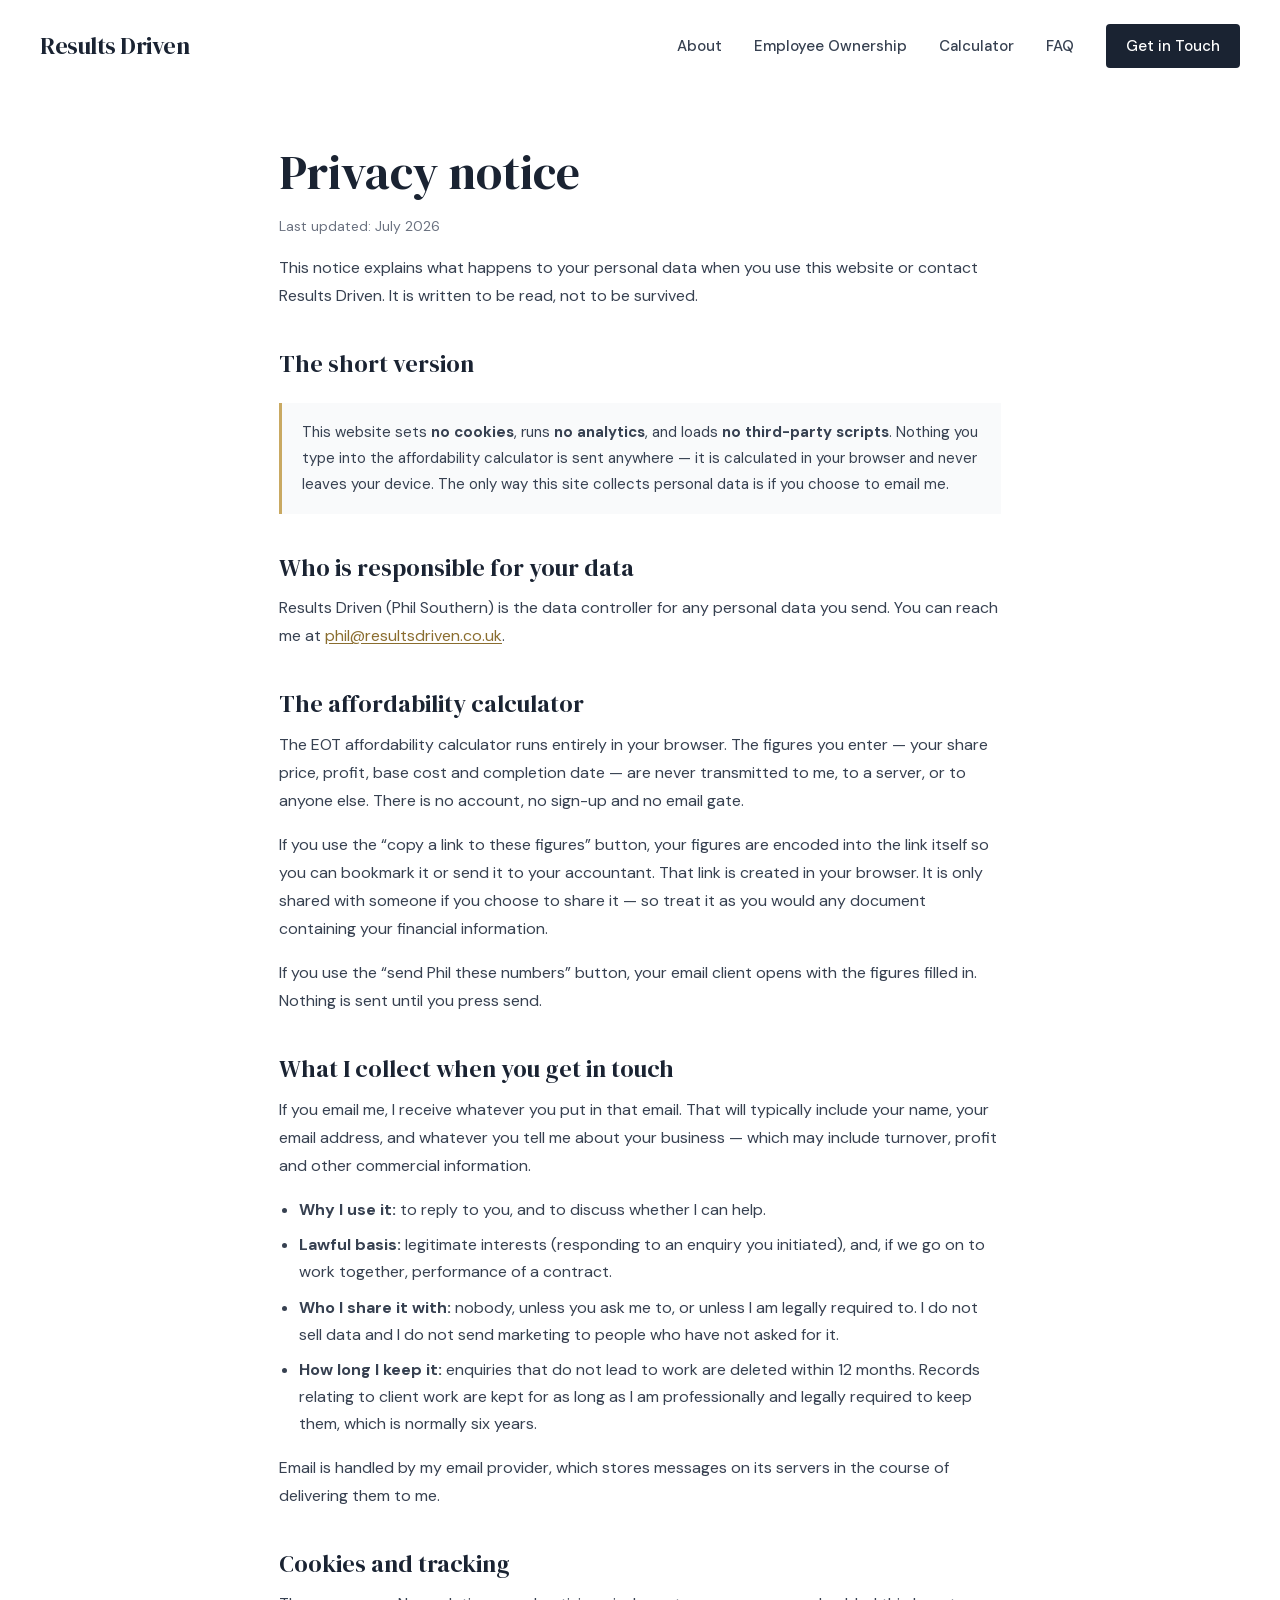
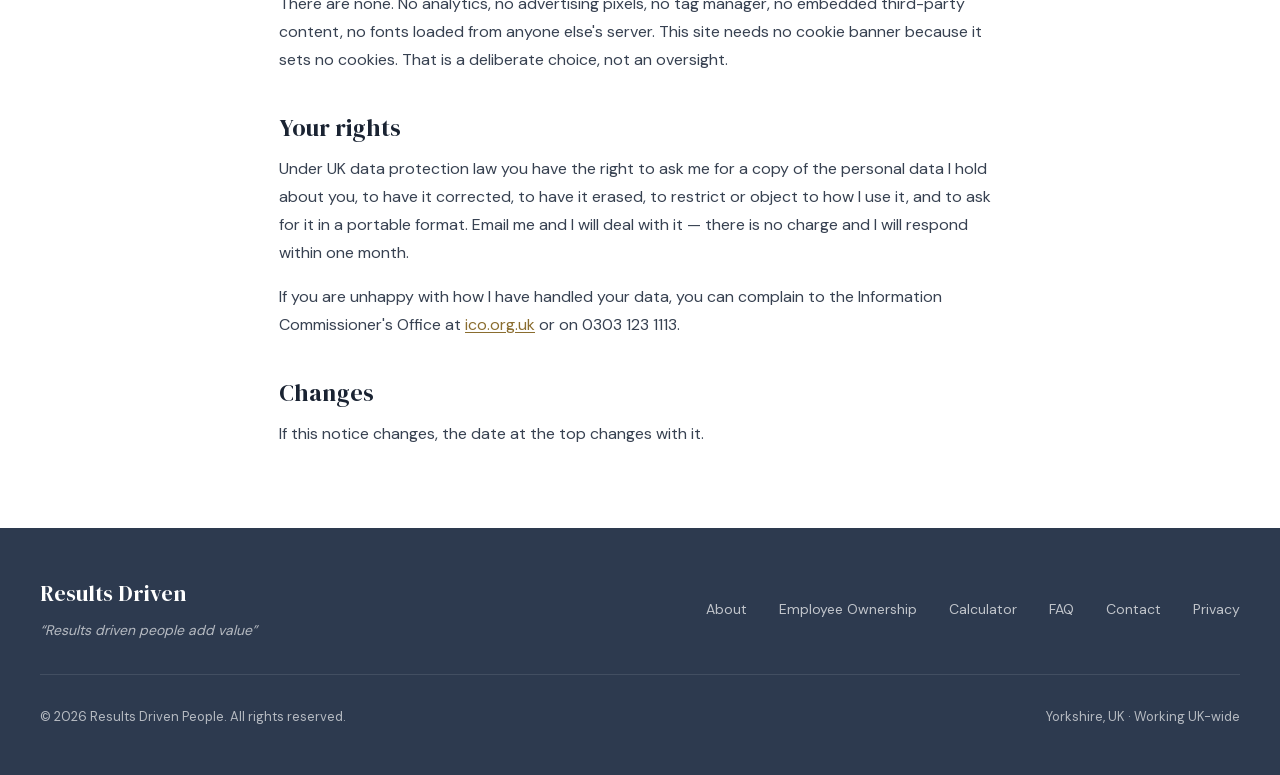
<file: privacy.html>
<!DOCTYPE html>
<html lang="en-GB">

<head>
  <meta charset="utf-8">
  <meta name="viewport" content="width=device-width, initial-scale=1.0, viewport-fit=cover">

  <title>Privacy Notice | Results Driven</title>
  <meta name="description" content="How Results Driven handles your personal data. This site sets no cookies, runs no analytics, and sends nothing anywhere. Enquiries are handled by email only.">
  <meta name="robots" content="index, follow">
  <link rel="canonical" href="https://www.resultsdriven.co.uk/privacy.html">

  <link rel="icon" type="image/png" sizes="32x32" href="assets/img/favicon-32.png">
  <link rel="apple-touch-icon" sizes="180x180" href="assets/img/apple-touch-icon.png">
  <meta name="theme-color" content="#1a2332">

  <link rel="preload" href="assets/fonts/dm-serif-display-latin-400.woff2" as="font" type="font/woff2" crossorigin>
  <link rel="preload" href="assets/fonts/dm-sans-latin-var.woff2" as="font" type="font/woff2" crossorigin>
  <style>
    @font-face{font-family:'DM Sans';src:url(assets/fonts/dm-sans-latin-var.woff2) format('woff2-variations');font-weight:400 700;font-style:normal;font-display:swap}
    @font-face{font-family:'DM Serif Display';src:url(assets/fonts/dm-serif-display-latin-400.woff2) format('woff2');font-weight:400;font-style:normal;font-display:swap}
    *,*::before,*::after{box-sizing:border-box;margin:0;padding:0}
    body{font-family:'DM Sans',-apple-system,sans-serif;line-height:1.6;color:#374151;background:#fff}
    a{color:inherit;text-decoration:none}
    h1,h2,h3{font-family:'DM Serif Display',Georgia,serif;font-weight:400;line-height:1.2;color:#1a2332}
  </style>
  <link href="assets/css/style.css" rel="stylesheet">

  <style>
    .legal-main{max-width:70ch;margin:0 auto;padding:9rem 1.5rem 4rem}
    .legal-main h1{font-size:clamp(2rem,4.5vw,3rem);margin-bottom:.75rem}
    .legal-updated{font-size:.875rem;color:#6b7280;margin-bottom:2.5rem}
    .legal-main h2{font-size:1.5rem;margin:2.5rem 0 .75rem}
    .legal-main p{margin-bottom:1rem;line-height:1.75}
    .legal-main ul{margin:0 0 1rem 1.25rem}
    .legal-main li{margin-bottom:.5rem;line-height:1.7}
    .legal-main a:not(.nav-logo):not(.nav-cta){color:#8a6d2f;text-decoration:underline;text-underline-offset:2px}
    .legal-callout{border-left:3px solid #c9a962;background:#f9fafb;padding:1rem 1.25rem;margin:1.5rem 0;font-size:.9375rem}
    @media(max-width:600px){.legal-main{padding-top:7rem}}
  </style>
</head>

<body>
  <a href="#main-content" class="skip-link">Skip to main content</a>

  <nav class="site-nav" role="navigation" aria-label="Main navigation">
    <div class="nav-container">
      <a href="/" class="nav-logo" aria-label="Results Driven - Home">
        <span class="logo-text">Results Driven</span>
      </a>
      <div class="nav-links" id="nav-links">
        <a href="/#about">About</a>
        <a href="/#employee-ownership">Employee Ownership</a>
        <a href="/eot-affordability-calculator.html">Calculator</a>
        <a href="/#faq">FAQ</a>
        <a href="/#contact" class="nav-cta">Get in Touch</a>
      </div>
      <button class="nav-toggle" aria-label="Toggle navigation menu" aria-expanded="false" aria-controls="nav-links">
        <span></span>
        <span></span>
      </button>
    </div>
  </nav>

  <main class="legal-main" id="main-content">
    <h1>Privacy notice</h1>
    <p class="legal-updated">Last updated: July 2026</p>

    <p>This notice explains what happens to your personal data when you use this website or contact Results Driven. It is written to be read, not to be survived.</p>

    <h2>The short version</h2>
    <div class="legal-callout">
      <p style="margin:0">This website sets <strong>no cookies</strong>, runs <strong>no analytics</strong>, and loads <strong>no third-party scripts</strong>. Nothing you type into the affordability calculator is sent anywhere &mdash; it is calculated in your browser and never leaves your device. The only way this site collects personal data is if you choose to email me.</p>
    </div>

    <h2>Who is responsible for your data</h2>
    <p>Results Driven (Phil Southern) is the data controller for any personal data you send. You can reach me at <a href="mailto:phil@resultsdriven.co.uk">phil@resultsdriven.co.uk</a>.</p>
    <!-- PRE-LAUNCH: if the trading entity is a registered company, the registered
         name, company number, place of registration and registered office address
         must appear here and in the site footer (Companies Act 2006 s.82 and
         SI 2015/17 regs 25-26), together with a VAT number if VAT registered.
         I have deliberately not guessed at these values. Add them before launch. -->

    <h2>The affordability calculator</h2>
    <p>The EOT affordability calculator runs entirely in your browser. The figures you enter &mdash; your share price, profit, base cost and completion date &mdash; are never transmitted to me, to a server, or to anyone else. There is no account, no sign-up and no email gate.</p>
    <p>If you use the &ldquo;copy a link to these figures&rdquo; button, your figures are encoded into the link itself so you can bookmark it or send it to your accountant. That link is created in your browser. It is only shared with someone if you choose to share it &mdash; so treat it as you would any document containing your financial information.</p>
    <p>If you use the &ldquo;send Phil these numbers&rdquo; button, your email client opens with the figures filled in. Nothing is sent until you press send.</p>

    <h2>What I collect when you get in touch</h2>
    <p>If you email me, I receive whatever you put in that email. That will typically include your name, your email address, and whatever you tell me about your business &mdash; which may include turnover, profit and other commercial information.</p>
    <ul>
      <li><strong>Why I use it:</strong> to reply to you, and to discuss whether I can help.</li>
      <li><strong>Lawful basis:</strong> legitimate interests (responding to an enquiry you initiated), and, if we go on to work together, performance of a contract.</li>
      <li><strong>Who I share it with:</strong> nobody, unless you ask me to, or unless I am legally required to. I do not sell data and I do not send marketing to people who have not asked for it.</li>
      <li><strong>How long I keep it:</strong> enquiries that do not lead to work are deleted within 12 months. Records relating to client work are kept for as long as I am professionally and legally required to keep them, which is normally six years.</li>
    </ul>
    <p>Email is handled by my email provider, which stores messages on its servers in the course of delivering them to me.</p>

    <h2>Cookies and tracking</h2>
    <p>There are none. No analytics, no advertising pixels, no tag manager, no embedded third-party content, no fonts loaded from anyone else's server. This site needs no cookie banner because it sets no cookies. That is a deliberate choice, not an oversight.</p>

    <h2>Your rights</h2>
    <p>Under UK data protection law you have the right to ask me for a copy of the personal data I hold about you, to have it corrected, to have it erased, to restrict or object to how I use it, and to ask for it in a portable format. Email me and I will deal with it &mdash; there is no charge and I will respond within one month.</p>
    <p>If you are unhappy with how I have handled your data, you can complain to the Information Commissioner's Office at <a href="https://ico.org.uk" target="_blank" rel="noopener noreferrer">ico.org.uk</a><span class="visually-hidden"> (opens in a new tab)</span> or on 0303 123 1113.</p>

    <h2>Changes</h2>
    <p>If this notice changes, the date at the top changes with it.</p>
  </main>

  <footer class="footer" role="contentinfo">
    <div class="footer-content">
      <div class="footer-brand">
        <span class="footer-logo-text">Results Driven</span>
        <p>&ldquo;Results driven people add value&rdquo;</p>
      </div>
      <nav class="footer-links" aria-label="Footer navigation">
        <a href="/#about">About</a>
        <a href="/#employee-ownership">Employee Ownership</a>
        <a href="/eot-affordability-calculator.html">Calculator</a>
        <a href="/#faq">FAQ</a>
        <a href="/#contact">Contact</a>
        <a href="/privacy.html">Privacy</a>
      </nav>
    </div>
    <div class="footer-bottom">
      <p>&copy; <span class="dynamic-copyright-year">2026</span> Results Driven People. All rights reserved.</p>
      <p class="footer-credit">Yorkshire, UK &middot; Working UK-wide</p>
    </div>
  </footer>

  <script src="assets/js/site.js" defer></script>
</body>
</html>
</file>
<file: assets/css/style.css>
/* Results Driven - Modern Professional Stylesheet */

:root {
  --color-primary: #1a2332;
  --color-secondary: #2d3a4f;
  --color-accent: #c9a962;
  --color-accent-dark: #b8944d;
  --color-accent-text: #8a6d2f;
  --color-text: #374151;
  --color-text-light: #6b7280;
  --color-white: #ffffff;
  --color-off-white: #f9fafb;
  --color-border: #e5e7eb;

  --font-sans: 'DM Sans', -apple-system, BlinkMacSystemFont, sans-serif;
  --font-serif: 'DM Serif Display', Georgia, serif;

  --spacing-xs: 0.5rem;
  --spacing-sm: 1rem;
  --spacing-md: 1.5rem;
  --spacing-lg: 2rem;
  --spacing-xl: 3rem;
  --spacing-2xl: 5rem;
  --spacing-3xl: 8rem;

  --max-width: 1200px;
  --border-radius: 4px;
}

/* Reset & Base */
*, *::before, *::after {
  box-sizing: border-box;
  margin: 0;
  padding: 0;
}

html {
  scroll-behavior: smooth;
  -webkit-font-smoothing: antialiased;
  -moz-osx-font-smoothing: grayscale;
}

body {
  font-family: var(--font-sans);
  font-size: 1rem;
  line-height: 1.6;
  color: var(--color-text);
  background: var(--color-white);
}

img {
  max-width: 100%;
  height: auto;
  display: block;
}

a {
  color: inherit;
  text-decoration: none;
}

/* Inline SVG icons. Also declared in index.html's critical CSS for first
   paint; keep the two in sync. */
.ico {
  width: 1em;
  height: 1em;
  fill: currentColor;
  flex-shrink: 0;
  display: inline-block;
  vertical-align: -0.125em;
}

/* Typography */
h1, h2, h3, h4 {
  font-family: var(--font-serif);
  font-weight: 400;
  line-height: 1.2;
  color: var(--color-primary);
}

.section-label {
  font-size: 0.75rem;
  font-weight: 500;
  letter-spacing: 0.15em;
  text-transform: uppercase;
  color: var(--color-accent-text);
  margin-bottom: var(--spacing-sm);
}

.section-title {
  font-size: clamp(2rem, 4vw, 2.75rem);
  margin-bottom: var(--spacing-md);
}

.section-subtitle {
  font-size: 1.125rem;
  color: var(--color-text-light);
  max-width: 600px;
}

/* Buttons */
.btn-primary,
.btn-secondary,
.btn-large {
  display: inline-flex;
  align-items: center;
  justify-content: center;
  font-family: var(--font-sans);
  font-size: 0.9375rem;
  font-weight: 500;
  padding: 0.875rem 1.75rem;
  border-radius: var(--border-radius);
  transition: all 0.2s ease;
  cursor: pointer;
  border: none;
}

.btn-primary {
  background: var(--color-accent);
  color: var(--color-primary);
}

.btn-primary:hover {
  background: var(--color-accent-dark);
}

.btn-secondary {
  background: transparent;
  color: var(--color-primary);
  border: 1px solid var(--color-border);
}

.btn-secondary:hover {
  border-color: var(--color-primary);
}

.btn-large {
  background: var(--color-accent);
  color: var(--color-primary);
  font-size: 1rem;
  padding: 1.125rem 2.5rem;
}

.btn-large:hover {
  background: var(--color-accent-dark);
  transform: translateY(-2px);
  box-shadow: 0 6px 20px rgba(201, 169, 98, 0.3);
}

.btn-primary:hover {
  transform: translateY(-2px);
  box-shadow: 0 4px 12px rgba(201, 169, 98, 0.25);
}

/* Navigation */
.site-nav {
  position: fixed;
  top: 0;
  left: 0;
  right: 0;
  z-index: 1000;
  padding: var(--spacing-md) var(--spacing-lg);
  transition: all 0.3s ease;
}

.site-nav.nav-scrolled {
  background: rgba(255,255,255,0.98);
  box-shadow: 0 1px 0 var(--color-border);
}

.nav-container {
  max-width: var(--max-width);
  margin: 0 auto;
  display: flex;
  align-items: center;
  justify-content: space-between;
}

.nav-logo {
  display: flex;
  align-items: center;
}

.logo-text {
  font-family: var(--font-serif);
  font-size: 1.5rem;
  font-weight: 400;
  color: var(--color-primary);
  letter-spacing: -0.02em;
}

.nav-links {
  display: flex;
  align-items: center;
  gap: var(--spacing-lg);
}

.nav-links a {
  font-size: 0.9375rem;
  font-weight: 500;
  color: var(--color-text);
  transition: color 0.2s;
}

.nav-links a:hover {
  color: var(--color-primary);
}

.nav-links .nav-cta {
  transition: background-color 0.18s ease, color 0.18s ease;
  background: var(--color-primary);
  color: var(--color-white);
  padding: 0.625rem 1.25rem;
  border-radius: var(--border-radius);
}

.nav-links .nav-cta:hover {
  background: var(--color-secondary);
}

.nav-linkedin {
  display: flex;
  align-items: center;
  justify-content: center;
  width: 36px;
  height: 36px;
  border-radius: 50%;
  background: transparent;
  border: 1px solid var(--color-border);
  transition: all 0.2s;
}

.nav-linkedin:hover {
  background: var(--color-accent);
  border-color: var(--color-accent);
  color: var(--color-primary);
}

.nav-linkedin svg {
  font-size: 1rem;
}

/* position + z-index are load-bearing: the mobile .nav-links overlay is a
   positioned element, so without these the overlay paints and hit-tests on top
   of this button and the close (X) becomes unclickable. */
.nav-toggle {
  display: none;
  position: relative;
  z-index: 1;
  flex-direction: column;
  justify-content: center;
  align-items: center;
  gap: 6px;
  background: none;
  border: none;
  cursor: pointer;
  width: 44px;
  height: 44px;
  padding: 0;
}

.nav-toggle span {
  display: block;
  width: 24px;
  height: 2px;
  background: var(--color-primary);
  transition: transform 0.3s ease;
}

/* Hero */
.hero {
  min-height: 100vh;
  display: flex;
  flex-direction: column;
  justify-content: center;
  padding: var(--spacing-3xl) var(--spacing-lg) var(--spacing-xl);
  background: linear-gradient(135deg, var(--color-off-white) 0%, var(--color-white) 100%);
}

.hero-content {
  max-width: var(--max-width);
  margin: 0 auto;
  width: 100%;
}

.hero-label {
  font-size: 0.8125rem;
  font-weight: 500;
  letter-spacing: 0.1em;
  text-transform: uppercase;
  color: var(--color-accent-text);
  margin-bottom: var(--spacing-md);
}

.hero-title {
  font-size: clamp(2.5rem, 6vw, 4.5rem);
  line-height: 1.1;
  margin-bottom: var(--spacing-md);
  color: var(--color-primary);
}

.hero-subtitle {
  font-size: 1.25rem;
  color: var(--color-text-light);
  max-width: 540px;
  margin-bottom: var(--spacing-xl);
  line-height: 1.7;
}

.hero-actions {
  display: flex;
  gap: var(--spacing-sm);
  flex-wrap: wrap;
}

.hero-stats {
  max-width: var(--max-width);
  margin: var(--spacing-2xl) auto 0;
  width: 100%;
  display: flex;
  gap: var(--spacing-2xl);
  padding-top: var(--spacing-xl);
  border-top: 1px solid var(--color-border);
}

.stat {
  display: flex;
  flex-direction: column;
  gap: 0.25rem;
}

.stat-number {
  font-family: var(--font-serif);
  font-size: 3rem;
  color: var(--color-primary);
  line-height: 1;
  position: relative;
  display: inline-block;
}

.stat-number::after {
  content: '';
  position: absolute;
  bottom: -8px;
  left: 0;
  width: 40px;
  height: 3px;
  background: var(--color-accent);
}

.stat-label {
  font-size: 0.875rem;
  color: var(--color-text-light);
  margin-top: 0.75rem;
  text-transform: uppercase;
  letter-spacing: 0.05em;
  font-weight: 500;
}

/* About */
.about {
  display: grid;
  grid-template-columns: 1fr 1fr;
  gap: var(--spacing-3xl);
  max-width: var(--max-width);
  margin: 0 auto;
  padding: var(--spacing-3xl) var(--spacing-lg);
  align-items: center;
}

.about-image {
  position: relative;
}

.about-image::before {
  content: '';
  position: absolute;
  top: -20px;
  left: -20px;
  right: 40px;
  bottom: 40px;
  border: 2px solid var(--color-accent);
  border-radius: var(--border-radius);
  z-index: -1;
}

.about-image img {
  width: 100%;
  aspect-ratio: 4/5;
  object-fit: cover;
  border-radius: var(--border-radius);
  box-shadow: 20px 20px 60px rgba(0,0,0,0.1);
}

.about-badge {
  position: absolute;
  bottom: var(--spacing-lg);
  right: calc(var(--spacing-lg) * -1);
  background: var(--color-accent);
  color: var(--color-primary);
  padding: var(--spacing-md) var(--spacing-lg);
  text-align: center;
  border-radius: var(--border-radius);
  box-shadow: 0 10px 30px rgba(201, 169, 98, 0.3);
}

.badge-number {
  display: block;
  font-family: var(--font-serif);
  font-size: 2.5rem;
  line-height: 1;
}

.badge-text {
  font-size: 0.75rem;
  font-weight: 500;
  text-transform: uppercase;
  letter-spacing: 0.05em;
  line-height: 1.4;
}

.about-lead {
  font-size: 1.375rem;
  color: var(--color-primary);
  margin-bottom: var(--spacing-md);
  line-height: 1.5;
}

.about-content p {
  margin-bottom: var(--spacing-lg);
}

.credentials {
  display: flex;
  flex-direction: column;
  gap: var(--spacing-md);
  margin-top: var(--spacing-xl);
  padding-top: var(--spacing-xl);
  border-top: 1px solid var(--color-border);
}

.credential {
  display: flex;
  align-items: flex-start;
  gap: var(--spacing-md);
  padding: var(--spacing-md) 0;
  border-left: 3px solid var(--color-accent);
  padding-left: var(--spacing-md);
  margin-left: var(--spacing-xs);
}

.credential-number {
  font-family: var(--font-serif);
  font-size: 2.5rem;
  color: var(--color-primary);
  line-height: 1;
  min-width: 70px;
  background: linear-gradient(135deg, var(--color-primary) 0%, var(--color-accent-dark) 100%);
  -webkit-background-clip: text;
  -webkit-text-fill-color: transparent;
  background-clip: text;
}

.credential-text {
  font-size: 0.9375rem;
  color: var(--color-text-light);
  line-height: 1.5;
}

.credential-text strong {
  display: block;
  color: var(--color-primary);
  font-weight: 500;
}

/* Services */
.services {
  background: var(--color-primary);
  color: var(--color-white);
  padding: var(--spacing-3xl) var(--spacing-lg);
}

.services-header {
  max-width: var(--max-width);
  margin: 0 auto var(--spacing-2xl);
  text-align: center;
}

.services .section-title {
  color: var(--color-white);
}

.services .section-subtitle {
  color: rgba(255,255,255,0.7);
  margin: 0 auto;
}

.services-grid {
  max-width: var(--max-width);
  margin: 0 auto;
  display: grid;
  grid-template-columns: repeat(3, 1fr);
  gap: var(--spacing-lg);
}

.service-card {
  background: rgba(255,255,255,0.03);
  padding: var(--spacing-xl);
  border-radius: var(--border-radius);
  border: 1px solid rgba(255,255,255,0.08);
  transition: all 0.3s ease;
  position: relative;
  overflow: hidden;
  /* Column flex so stat tags sit level across a row of equal-height cards. */
  display: flex;
  flex-direction: column;
  align-items: flex-start;
}

.service-card::before {
  content: '';
  position: absolute;
  top: 0;
  left: 0;
  width: 3px;
  height: 0;
  background: var(--color-accent);
  transition: height 0.3s ease;
}

.service-card:hover {
  background: rgba(255,255,255,0.06);
  border-color: rgba(255,255,255,0.15);
  transform: translateY(-4px);
}

.service-card:hover::before {
  height: 100%;
}

.service-number {
  font-size: 0.75rem;
  font-weight: 500;
  color: var(--color-accent);
  margin-bottom: var(--spacing-md);
  display: block;
}

.service-card h3 {
  font-family: var(--font-sans);
  font-size: 1.125rem;
  font-weight: 500;
  color: var(--color-white);
  margin-bottom: var(--spacing-sm);
}

.service-card p {
  font-size: 0.9375rem;
  color: rgba(255,255,255,0.6);
  line-height: 1.6;
  /* Keeps a gap above the bottom-anchored stat tag. */
  margin-bottom: var(--spacing-md);
}

/* Track Record */
.track-record {
  background: var(--color-off-white);
  padding: var(--spacing-2xl) var(--spacing-lg);
}

.track-record-content {
  max-width: var(--max-width);
  margin: 0 auto var(--spacing-xl);
  text-align: center;
}

.track-record-stats {
  max-width: var(--max-width);
  margin: 0 auto;
  display: flex;
  justify-content: center;
  gap: var(--spacing-3xl);
}

.track-stat {
  text-align: center;
  padding: var(--spacing-xl);
  position: relative;
}

.track-stat:not(:last-child)::after {
  content: '';
  position: absolute;
  right: 0;
  top: 50%;
  transform: translateY(-50%);
  width: 1px;
  height: 60px;
  background: var(--color-border);
}

.track-number {
  display: block;
  font-family: var(--font-serif);
  font-size: 5rem;
  color: var(--color-primary);
  line-height: 1;
  margin-bottom: var(--spacing-sm);
  background: linear-gradient(135deg, var(--color-primary) 0%, var(--color-accent-dark) 100%);
  -webkit-background-clip: text;
  -webkit-text-fill-color: transparent;
  background-clip: text;
}

.track-label {
  font-size: 0.875rem;
  color: var(--color-text-light);
  line-height: 1.5;
  font-weight: 500;
}

/* Clients */
.clients {
  padding: var(--spacing-3xl) var(--spacing-lg);
  max-width: var(--max-width);
  margin: 0 auto;
}

.clients-header {
  text-align: center;
  margin-bottom: var(--spacing-2xl);
}

.clients-header .section-subtitle {
  margin: 0 auto;
}

.clients-grid {
  display: grid;
  grid-template-columns: repeat(4, 1fr);
  gap: var(--spacing-md);
}

.client-card {
  position: relative;
  overflow: hidden;
  border-radius: var(--border-radius);
  aspect-ratio: 1;
  box-shadow: 0 4px 20px rgba(0,0,0,0.08);
}

.client-card img {
  width: 100%;
  height: 100%;
  object-fit: cover;
  /* Uniform desaturated treatment: the source photos are a mix of colour
     stock and mono shots, which reads as a jumble at full saturation. */
  filter: grayscale(1) contrast(1.05);
  transition: transform 0.5s ease, filter 0.5s ease;
}

.client-card:hover img {
  filter: grayscale(0) contrast(1);
}

.client-card:hover img {
  transform: scale(1.08);
}

.client-card::after {
  content: '';
  position: absolute;
  inset: 0;
  background: linear-gradient(to top, rgba(26, 35, 50, 0.9) 0%, rgba(26, 35, 50, 0) 50%);
  pointer-events: none;
}

.client-info {
  position: absolute;
  bottom: 0;
  left: 0;
  right: 0;
  padding: var(--spacing-md);
  color: var(--color-white);
  z-index: 1;
}

.client-info h3 {
  font-family: var(--font-sans);
  font-size: 0.9375rem;
  font-weight: 500;
  color: var(--color-white);
  margin-bottom: 0.25rem;
}

.client-info span {
  font-size: 0.8125rem;
  color: rgba(255,255,255,0.7);
}

/* Community */
.community {
  background: var(--color-off-white);
  padding: var(--spacing-3xl) var(--spacing-lg);
}

.community-content {
  max-width: 700px;
  margin: 0 auto;
  text-align: center;
}

.community-content p {
  color: var(--color-text-light);
  margin-bottom: var(--spacing-xl);
}

.community-highlights {
  display: flex;
  justify-content: center;
  gap: var(--spacing-2xl);
}

.highlight {
  text-align: left;
}

.highlight strong {
  display: block;
  font-weight: 500;
  color: var(--color-primary);
  margin-bottom: 0.25rem;
}

.highlight span {
  font-size: 0.875rem;
  color: var(--color-text-light);
}

/* Contact */
.contact {
  background: var(--color-primary);
  padding: var(--spacing-3xl) var(--spacing-lg);
  text-align: center;
}

.contact-content {
  max-width: 600px;
  margin: 0 auto;
}

/* On the navy sections the dark gold only hits 3.2:1 — use the light gold,
   which reads at 7:1 there. (Same pairing, just the right way round.) */
.services .section-label,
.contact .section-label {
  color: var(--color-accent);
}

.contact-title {
  font-size: clamp(2rem, 4vw, 3rem);
  color: var(--color-white);
  margin-bottom: var(--spacing-md);
}

.contact-subtitle {
  font-size: 1.125rem;
  color: rgba(255,255,255,0.7);
  margin-bottom: var(--spacing-xl);
}

/* Footer */
.footer {
  background: var(--color-secondary);
  color: var(--color-white);
  padding: var(--spacing-xl) var(--spacing-lg);
}

.footer-content {
  max-width: var(--max-width);
  margin: 0 auto;
  display: flex;
  justify-content: space-between;
  align-items: center;
  padding-bottom: var(--spacing-lg);
  border-bottom: 1px solid rgba(255,255,255,0.1);
}

.footer-logo-text {
  font-family: var(--font-serif);
  font-size: 1.375rem;
  font-weight: 400;
  color: var(--color-white);
  display: block;
  margin-bottom: var(--spacing-xs);
}

.footer-brand p {
  font-size: 0.875rem;
  font-style: italic;
  color: rgba(255,255,255,0.65);
}

/* Must wrap: seven links on one unwrapped line push the document wider than a
   phone viewport and give the whole site a horizontal scrollbar. */
.footer-links {
  display: flex;
  flex-wrap: wrap;
  justify-content: center;
  gap: var(--spacing-md) var(--spacing-lg);
}

.footer-links a {
  font-size: 0.875rem;
  color: rgba(255,255,255,0.7);
  transition: color 0.2s;
}

.footer-links a:hover {
  color: var(--color-white);
}

.footer-bottom {
  max-width: var(--max-width);
  margin: 0 auto;
  display: flex;
  justify-content: space-between;
  padding-top: var(--spacing-lg);
  font-size: 0.8125rem;
  color: rgba(255,255,255,0.65);
}

/* Hero Background */
.hero {
  position: relative;
  overflow: hidden;
}

.hero-bg {
  position: absolute;
  inset: 0;
  background:
    radial-gradient(ellipse 80% 50% at 50% -20%, rgba(201, 169, 98, 0.08) 0%, transparent 50%),
    radial-gradient(ellipse 60% 40% at 80% 100%, rgba(26, 35, 50, 0.05) 0%, transparent 40%),
    linear-gradient(180deg, var(--color-off-white) 0%, var(--color-white) 100%);
  z-index: 0;
}

.hero-bg::before {
  content: '';
  position: absolute;
  inset: 0;
  background-image: url("data:image/svg+xml,%3Csvg width='60' height='60' viewBox='0 0 60 60' xmlns='http://www.w3.org/2000/svg'%3E%3Cg fill='none' fill-rule='evenodd'%3E%3Cg fill='%231a2332' fill-opacity='0.02'%3E%3Cpath d='M36 34v-4h-2v4h-4v2h4v4h2v-4h4v-2h-4zm0-30V0h-2v4h-4v2h4v4h2V6h4V4h-4zM6 34v-4H4v4H0v2h4v4h2v-4h4v-2H6zM6 4V0H4v4H0v2h4v4h2V6h4V4H6z'/%3E%3C/g%3E%3C/g%3E%3C/svg%3E");
  opacity: 0.5;
}

.hero-content,
.hero-stats {
  position: relative;
  z-index: 1;
}

/* Title Suffix */
.title-suffix {
  font-family: var(--font-sans);
  font-size: 0.5em;
  font-weight: 500;
  color: var(--color-accent-text);
  vertical-align: middle;
  letter-spacing: 0.05em;
}

/* LinkedIn Profile Card */
.linkedin-card {
  display: flex;
  align-items: center;
  gap: var(--spacing-md);
  margin-top: var(--spacing-xl);
  padding: var(--spacing-md) var(--spacing-lg);
  background: linear-gradient(135deg, var(--color-off-white) 0%, var(--color-white) 100%);
  border: 1px solid var(--color-border);
  border-radius: var(--border-radius);
  transition: all 0.3s ease;
  max-width: 400px;
}

.linkedin-card:hover {
  border-color: var(--color-accent);
  box-shadow: 0 8px 24px rgba(201, 169, 98, 0.15);
  transform: translateY(-2px);
}

.linkedin-card-icon {
  display: flex;
  align-items: center;
  justify-content: center;
  width: 48px;
  height: 48px;
  background: var(--color-accent);
  color: var(--color-primary);
  border-radius: var(--border-radius);
  font-size: 1.25rem;
  flex-shrink: 0;
}

.linkedin-card-content {
  display: flex;
  flex-direction: column;
  gap: 0.125rem;
}

.linkedin-card-name {
  font-weight: 500;
  color: var(--color-primary);
  font-size: 0.9375rem;
}

.linkedin-card-title {
  font-size: 0.8125rem;
  color: var(--color-text-light);
}

.linkedin-card-action {
  font-size: 0.8125rem;
  color: var(--color-accent-text);
  font-weight: 500;
  margin-top: 0.25rem;
  display: flex;
  align-items: center;
  gap: 0.5rem;
}

.linkedin-card-action svg {
  transition: transform 0.2s;
}

.linkedin-card:hover .linkedin-card-action svg {
  transform: translateX(4px);
}

/* Employee Ownership Trust Section */
.eot-section {
  background: linear-gradient(135deg, var(--color-off-white) 0%, #f0ebe3 100%);
  padding: var(--spacing-3xl) var(--spacing-lg);
}

.eot-container {
  max-width: var(--max-width);
  margin: 0 auto;
}

.eot-header {
  text-align: center;
  margin-bottom: var(--spacing-2xl);
}

.eot-header .section-subtitle {
  margin: 0 auto;
  max-width: 700px;
}

.eot-benefits {
  display: grid;
  grid-template-columns: repeat(4, 1fr);
  gap: var(--spacing-lg);
  margin-bottom: var(--spacing-2xl);
}

.eot-benefit {
  background: var(--color-white);
  padding: var(--spacing-xl);
  border-radius: var(--border-radius);
  text-align: center;
  border: 1px solid var(--color-border);
  transition: all 0.3s ease;
}

.eot-benefit:hover {
  border-color: var(--color-accent);
  transform: translateY(-4px);
  box-shadow: 0 12px 32px rgba(0, 0, 0, 0.08);
}

.eot-benefit-icon {
  display: inline-flex;
  align-items: center;
  justify-content: center;
  width: 64px;
  height: 64px;
  background: linear-gradient(135deg, var(--color-accent) 0%, var(--color-accent-dark) 100%);
  color: var(--color-primary);
  border-radius: 50%;
  font-size: 1.5rem;
  margin-bottom: var(--spacing-md);
}

.eot-benefit h3 {
  font-family: var(--font-sans);
  font-size: 1.0625rem;
  font-weight: 500;
  color: var(--color-primary);
  margin-bottom: var(--spacing-sm);
}

/* Icon and heading stay centred; running text reads better ragged-right. */
.eot-benefit p {
  font-size: 0.875rem;
  color: var(--color-text-light);
  line-height: 1.6;
  text-align: left;
}

.eot-cta {
  display: flex;
  align-items: center;
  justify-content: space-between;
  background: var(--color-primary);
  padding: var(--spacing-xl) var(--spacing-2xl);
  border-radius: var(--border-radius);
  gap: var(--spacing-xl);
}

.eot-cta-content h3 {
  font-family: var(--font-sans);
  font-size: 1.25rem;
  font-weight: 500;
  color: var(--color-white);
  margin-bottom: var(--spacing-xs);
}

.eot-cta-content p {
  color: rgba(255, 255, 255, 0.7);
  font-size: 0.9375rem;
  max-width: 500px;
}

.eot-cta .btn-primary {
  flex-shrink: 0;
  padding: 1rem 2rem;
}

/* Service Tags */
.service-tag {
  display: inline-block;
  /* auto pushes the tag to the card's bottom edge (flex column parent). */
  margin-top: auto;
  padding: 0.375rem 0.75rem;
  background: rgba(201, 169, 98, 0.15);
  color: var(--color-accent);
  font-size: 0.75rem;
  font-weight: 500;
  border-radius: 100px;
  letter-spacing: 0.02em;
}

/* Featured Service Card */
.service-card-featured {
  border-color: var(--color-accent);
  background: rgba(201, 169, 98, 0.08);
}

.service-card-featured::before {
  height: 100%;
}

/* Contact Actions */
.contact-actions {
  display: flex;
  gap: var(--spacing-md);
  justify-content: center;
  flex-wrap: wrap;
}

.btn-linkedin {
  display: inline-flex;
  align-items: center;
  gap: 0.75rem;
  padding: 1.125rem 2rem;
  background: transparent;
  color: var(--color-white);
  border: 1px solid rgba(255, 255, 255, 0.3);
  border-radius: var(--border-radius);
  font-size: 1rem;
  font-weight: 500;
  transition: all 0.2s;
}

.btn-linkedin:hover {
  background: var(--color-accent);
  border-color: var(--color-accent);
  color: var(--color-primary);
  transform: translateY(-2px);
}

.btn-linkedin svg {
  font-size: 1.125rem;
}

/* Footer LinkedIn */
.footer-linkedin {
  display: inline-flex;
  align-items: center;
  justify-content: center;
  width: 40px;
  height: 40px;
  border-radius: 50%;
  border: 1px solid rgba(255, 255, 255, 0.2);
  color: rgba(255, 255, 255, 0.7);
  font-size: 1.125rem;
  transition: all 0.2s;
}

.footer-linkedin:hover {
  background: var(--color-accent);
  border-color: var(--color-accent);
  color: var(--color-primary);
}

/* Mobile Navigation */
@media (max-width: 768px) {
  .nav-toggle {
    display: flex;
  }

  .nav-links {
    position: fixed;
    top: 0;
    left: 0;
    right: 0;
    bottom: 0;
    background: var(--color-white);
    flex-direction: column;
    justify-content: center;
    gap: var(--spacing-lg);
    /* Landscape phones are ~370px tall: the centred column can exceed the
       viewport, so it has to be scrollable rather than clipped. */
    overflow-y: auto;
    padding: 6rem 1.5rem 2rem;
    opacity: 0;
    visibility: hidden;
    transition: opacity 0.3s ease, visibility 0.3s ease;
  }

  .nav-open .nav-links {
    opacity: 1;
    visibility: visible;
  }

  /* Two bars, 2px tall, 6px apart -> each sits 4px from centre. To cross in the
     middle each must travel 4px vertically and 0px horizontally, which in the
     rotated frame is translate(2.83px, ±2.83px). (The old 5px values were the
     stock three-bar figures and pushed the X off-centre and out of the button.) */
  .nav-open .nav-toggle span:first-child {
    transform: rotate(45deg) translate(2.83px, 2.83px);
  }

  .nav-open .nav-toggle span:last-child {
    transform: rotate(-45deg) translate(2.83px, -2.83px);
  }

  .nav-links a {
    font-size: 1.25rem;
    padding: 0.5rem 1rem;
  }
}

/* Body scroll lock while the fullscreen menu is open. */
body.nav-is-open {
  overflow: hidden;
}

/* Responsive */
@media (max-width: 1024px) {
  .about {
    grid-template-columns: 1fr;
    gap: var(--spacing-xl);
  }

  .about-image {
    max-width: 500px;
    margin: 0 auto;
  }

  .about-badge {
    right: var(--spacing-sm);
  }

  .services-grid {
    grid-template-columns: repeat(2, 1fr);
  }

  .clients-grid {
    grid-template-columns: repeat(3, 1fr);
  }
}

@media (max-width: 768px) {
  .hero-stats {
    flex-wrap: wrap;
    gap: var(--spacing-lg);
  }

  .stat {
    flex: 1 1 100px;
  }

  .services-grid {
    grid-template-columns: 1fr;
  }

  .track-record-stats {
    flex-direction: column;
    gap: var(--spacing-xl);
  }

  .clients-grid {
    grid-template-columns: repeat(2, 1fr);
  }

  .community-highlights {
    flex-direction: column;
    gap: var(--spacing-lg);
    text-align: center;
  }

  .highlight {
    text-align: center;
  }

  .footer-content {
    flex-direction: column;
    gap: var(--spacing-lg);
    text-align: center;
  }

  .footer-bottom {
    flex-direction: column;
    gap: var(--spacing-xs);
    text-align: center;
  }
}

@media (max-width: 480px) {
  .clients-grid {
    grid-template-columns: 1fr;
  }

  .credentials {
    gap: var(--spacing-lg);
  }

  .credential {
    flex-direction: column;
    gap: var(--spacing-xs);
  }

  .credential-number {
    min-width: auto;
  }

  .linkedin-card {
    flex-direction: column;
    text-align: center;
    max-width: 100%;
  }

  .linkedin-card-action {
    justify-content: center;
  }
}

/* Employee Ownership Trust Section Responsive */
@media (max-width: 1024px) {
  .eot-benefits {
    grid-template-columns: repeat(2, 1fr);
  }
}

@media (max-width: 768px) {
  .eot-benefits {
    grid-template-columns: 1fr;
    gap: var(--spacing-md);
  }

  .eot-benefit {
    padding: var(--spacing-lg);
  }

  .eot-cta {
    flex-direction: column;
    text-align: center;
    padding: var(--spacing-xl);
  }

  .eot-cta-content p {
    max-width: 100%;
  }

  .contact-actions {
    flex-direction: column;
    align-items: center;
  }

  .btn-large,
  .btn-linkedin {
    width: 100%;
    max-width: 300px;
    justify-content: center;
  }
}

/* Track Record Responsive Fix */
@media (max-width: 768px) {
  .track-stat:not(:last-child)::after {
    display: none;
  }
}

/* FAQ Section */
.faq-section {
  padding: var(--spacing-3xl) var(--spacing-lg);
  max-width: var(--max-width);
  margin: 0 auto;
}

.faq-header {
  text-align: center;
  margin-bottom: var(--spacing-2xl);
}

.faq-grid {
  display: grid;
  grid-template-columns: repeat(2, 1fr);
  gap: var(--spacing-md);
}

.faq-item {
  border: 1px solid var(--color-border);
  border-radius: var(--border-radius);
  overflow: hidden;
  transition: border-color 0.2s ease;
}

.faq-item[open] {
  border-color: var(--color-accent);
}

.faq-question {
  display: flex;
  align-items: center;
  justify-content: space-between;
  padding: var(--spacing-md) var(--spacing-lg);
  font-family: var(--font-sans);
  font-size: 1rem;
  font-weight: 500;
  color: var(--color-primary);
  cursor: pointer;
  list-style: none;
  transition: background 0.2s ease;
}

.faq-question::-webkit-details-marker {
  display: none;
}

.faq-question::after {
  content: '+';
  font-size: 1.25rem;
  font-weight: 300;
  color: var(--color-accent-text);
  flex-shrink: 0;
  margin-left: var(--spacing-sm);
  transition: transform 0.2s ease;
}

.faq-item[open] .faq-question::after {
  content: '−';
}

.faq-question:hover {
  background: var(--color-off-white);
}

.faq-answer {
  padding: 0 var(--spacing-lg) var(--spacing-lg);
}

.faq-answer p {
  font-size: 0.9375rem;
  color: var(--color-text-light);
  line-height: 1.7;
}

@media (max-width: 768px) {
  .faq-grid {
    grid-template-columns: 1fr;
  }
}

/* ==========================================================================
   Performance & motion
   ========================================================================== */

/* Fixed nav would otherwise cover the heading an anchor jumps to. Setting this
   lets native CSS smooth-scrolling land correctly, so no JS scroll math. */
:target,
section[id] {
  scroll-margin-top: 6rem;
}

/* Deliberately NOT using content-visibility here: the sections have very
   different real heights, so the placeholder size would snap on scroll and
   shift the scrollbar. The page renders in ~0ms of blocking time anyway. */

/* Promote only what actually animates. */
.site-nav {
  will-change: background-color, box-shadow;
}

/* Interactive elements get a consistent, compositor-friendly response. */
.btn-primary,
.btn-secondary,
.btn-large,
.btn-linkedin,
.linkedin-card,
.nav-linkedin,
.footer-linkedin {
  transition: transform 0.18s ease, background-color 0.18s ease,
    border-color 0.18s ease, box-shadow 0.18s ease, color 0.18s ease;
}

.btn-primary:active,
.btn-secondary:active,
.btn-large:active,
.btn-linkedin:active {
  transform: translateY(1px);
}

/* Keyboard users get a visible ring; mouse users don't.
   The ring is dark by default: the gold accent is only 2.25:1 on white, which
   fails WCAG 2.2 (3:1 minimum for focus indicators). Gold is reinstated below
   only on the dark sections, where it reaches 7:1.
   Note: no border-radius here — it would apply to the focused *element*, and
   would square off the circular LinkedIn icon buttons on focus. */
:focus-visible {
  outline: 2px solid var(--color-primary);
  outline-offset: 3px;
}

.services :focus-visible,
.contact :focus-visible,
.eot-cta :focus-visible,
.footer :focus-visible {
  outline-color: var(--color-accent);
}

/* Skip link: first thing in the tab order, off-screen until focused. */
.skip-link {
  position: absolute;
  top: 0;
  left: 50%;
  transform: translate(-50%, -150%);
  z-index: 1100;
  padding: 0.75rem 1.25rem;
  background: var(--color-primary);
  color: var(--color-white);
  font-size: 0.9375rem;
  font-weight: 500;
  border-radius: 0 0 var(--border-radius) var(--border-radius);
}

.skip-link:focus {
  transform: translate(-50%, 0);
}

/* Available to screen readers, invisible on screen. Used for the calculator's
   spoken result summary, which would otherwise re-read the whole payment table. */
.visually-hidden {
  position: absolute;
  width: 1px;
  height: 1px;
  padding: 0;
  margin: -1px;
  overflow: hidden;
  clip: rect(0, 0, 0, 0);
  white-space: nowrap;
  border: 0;
}

/* Respect the OS "reduce motion" setting.
   Zeroing the duration alone is not enough: it makes every transform fire
   *instantly* rather than not at all, which is worse for the vestibular users
   this is meant to protect. transform:none is what actually removes the card
   lifts, the 1.08 image zoom and the arrow slide. */
@media (prefers-reduced-motion: reduce) {
  html {
    scroll-behavior: auto;
  }

  *,
  *::before,
  *::after {
    animation-duration: 0.01ms !important;
    animation-iteration-count: 1 !important;
    animation-delay: 0ms !important;
    transition-duration: 0.01ms !important;
    transition-delay: 0ms !important;
    scroll-behavior: auto !important;
  }

  /* The hamburger still needs to become an X, and the skip link still needs to
     travel on screen — those transforms are functional, not decorative. */
  *:not(.nav-toggle span):not(.skip-link):hover,
  *:not(.nav-toggle span):not(.skip-link):active,
  *:not(.nav-toggle span):not(.skip-link):focus {
    transform: none !important;
  }

  .client-card:hover img,
  .linkedin-card:hover .linkedin-card-action svg {
    transform: none !important;
  }
}

/* Sits under the FAQ grid. The homepage quotes effective tax rates, statutory due
   dates and named legislation; the calculator has always carried a disclaimer and
   this page needs the same. */
.faq-disclaimer {
  max-width: 70ch;
  margin: var(--spacing-xl) auto 0;
  padding: 1.25rem;
  border: 1px solid var(--color-border);
  border-radius: var(--border-radius);
  background: var(--color-off-white);
  font-size: 0.875rem;
  line-height: 1.7;
  color: var(--color-text-light);
}
</file>
